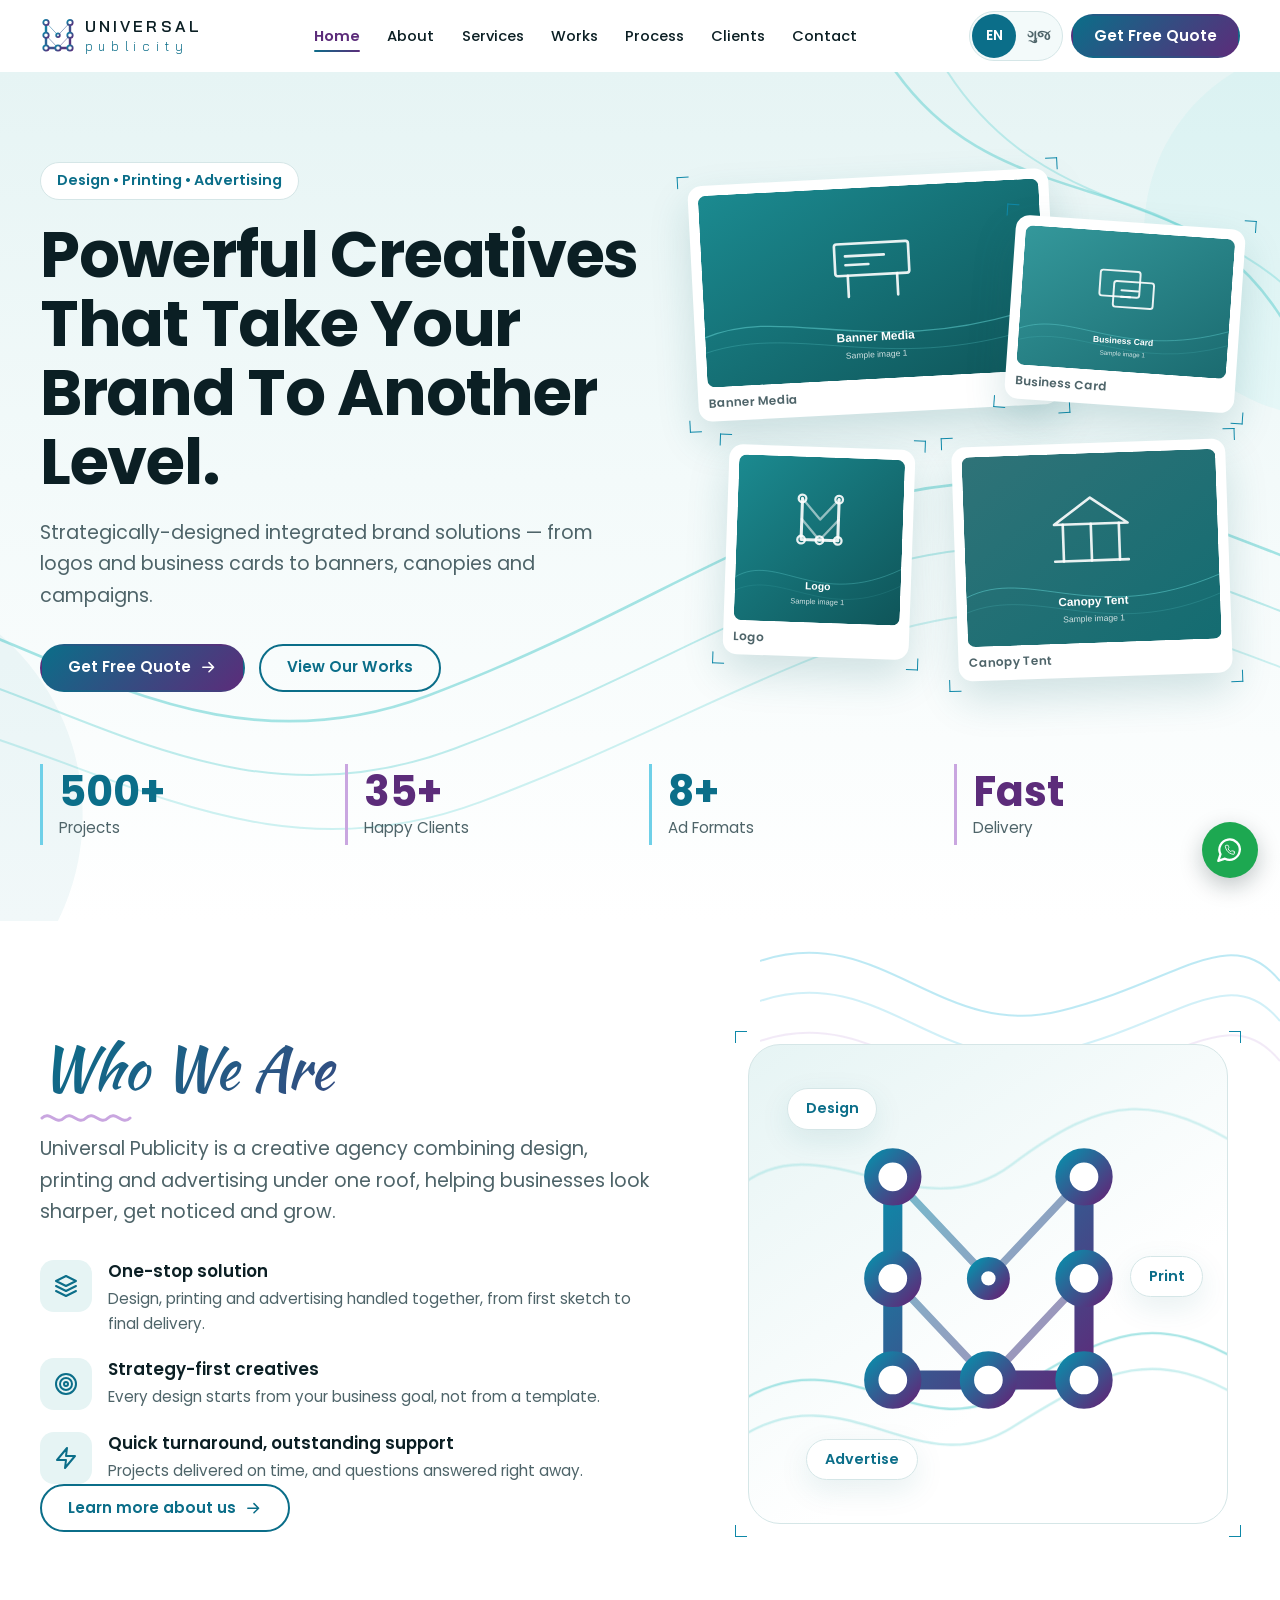
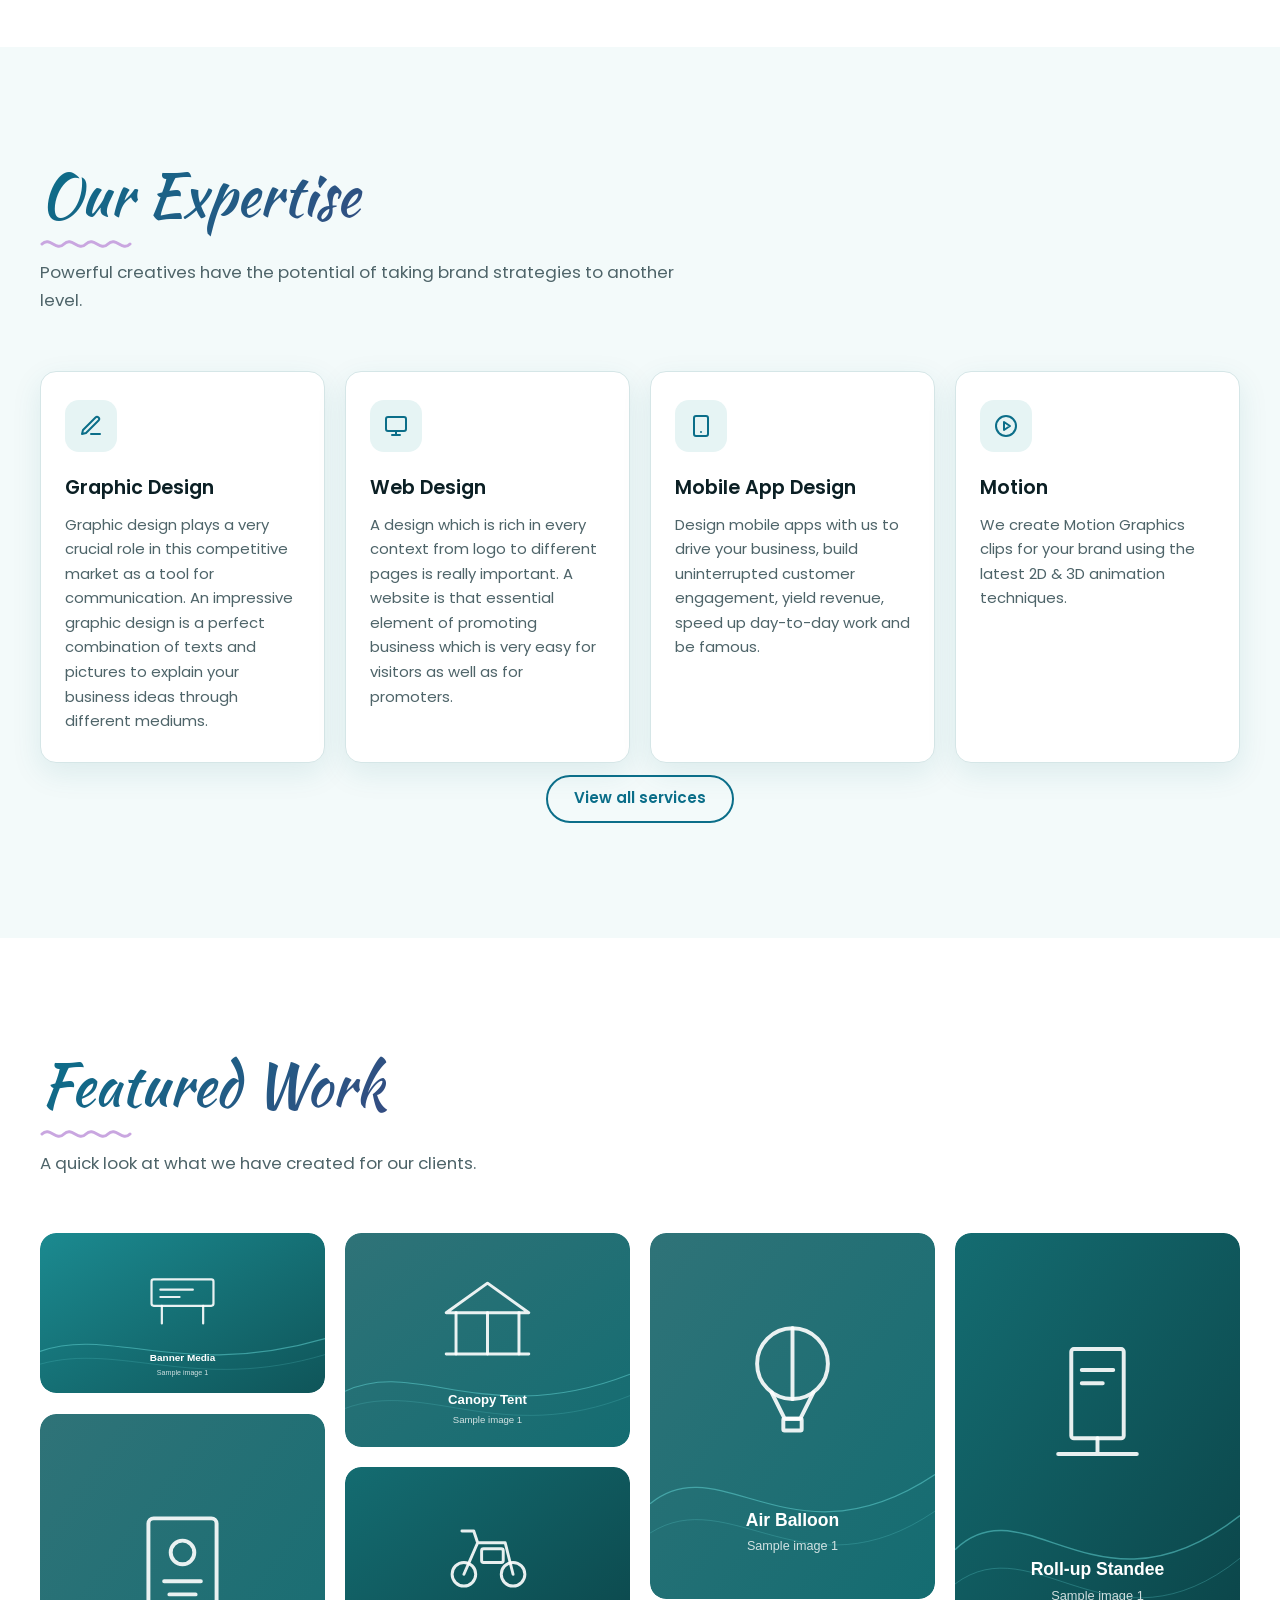
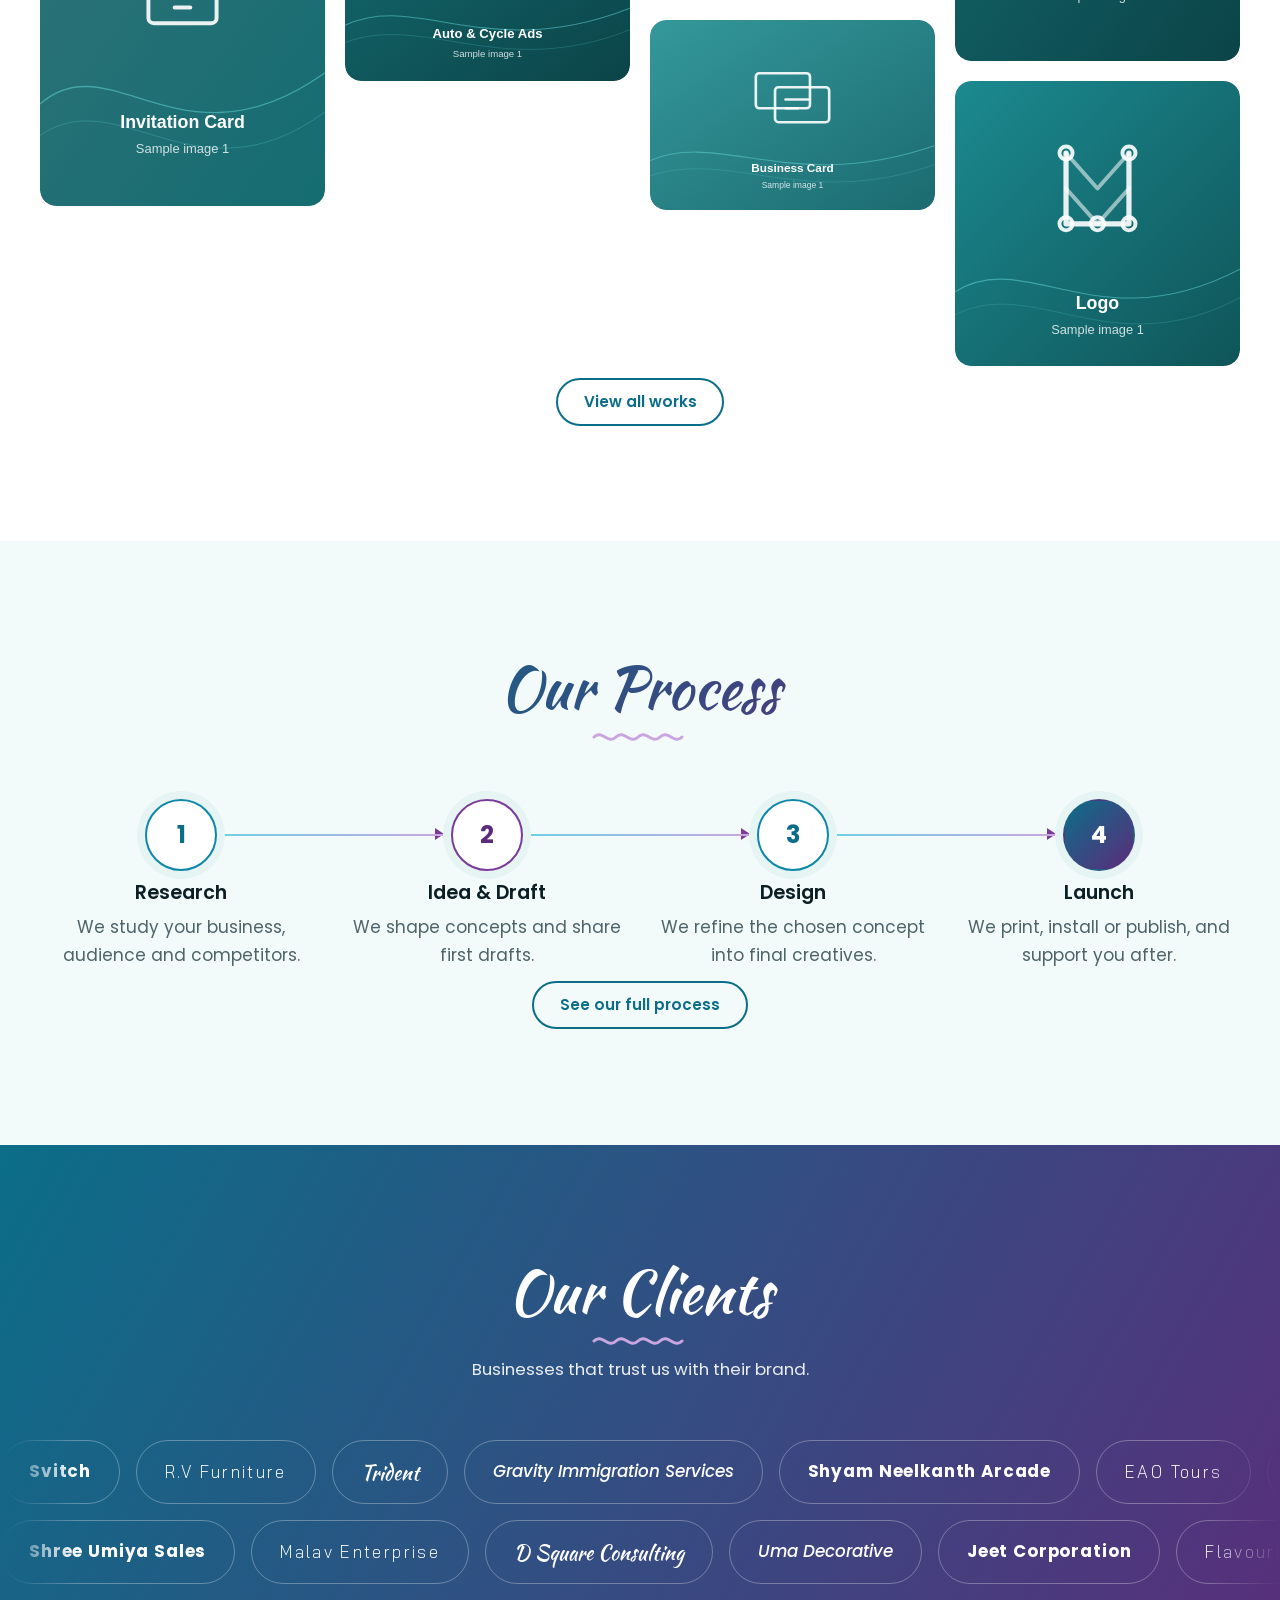
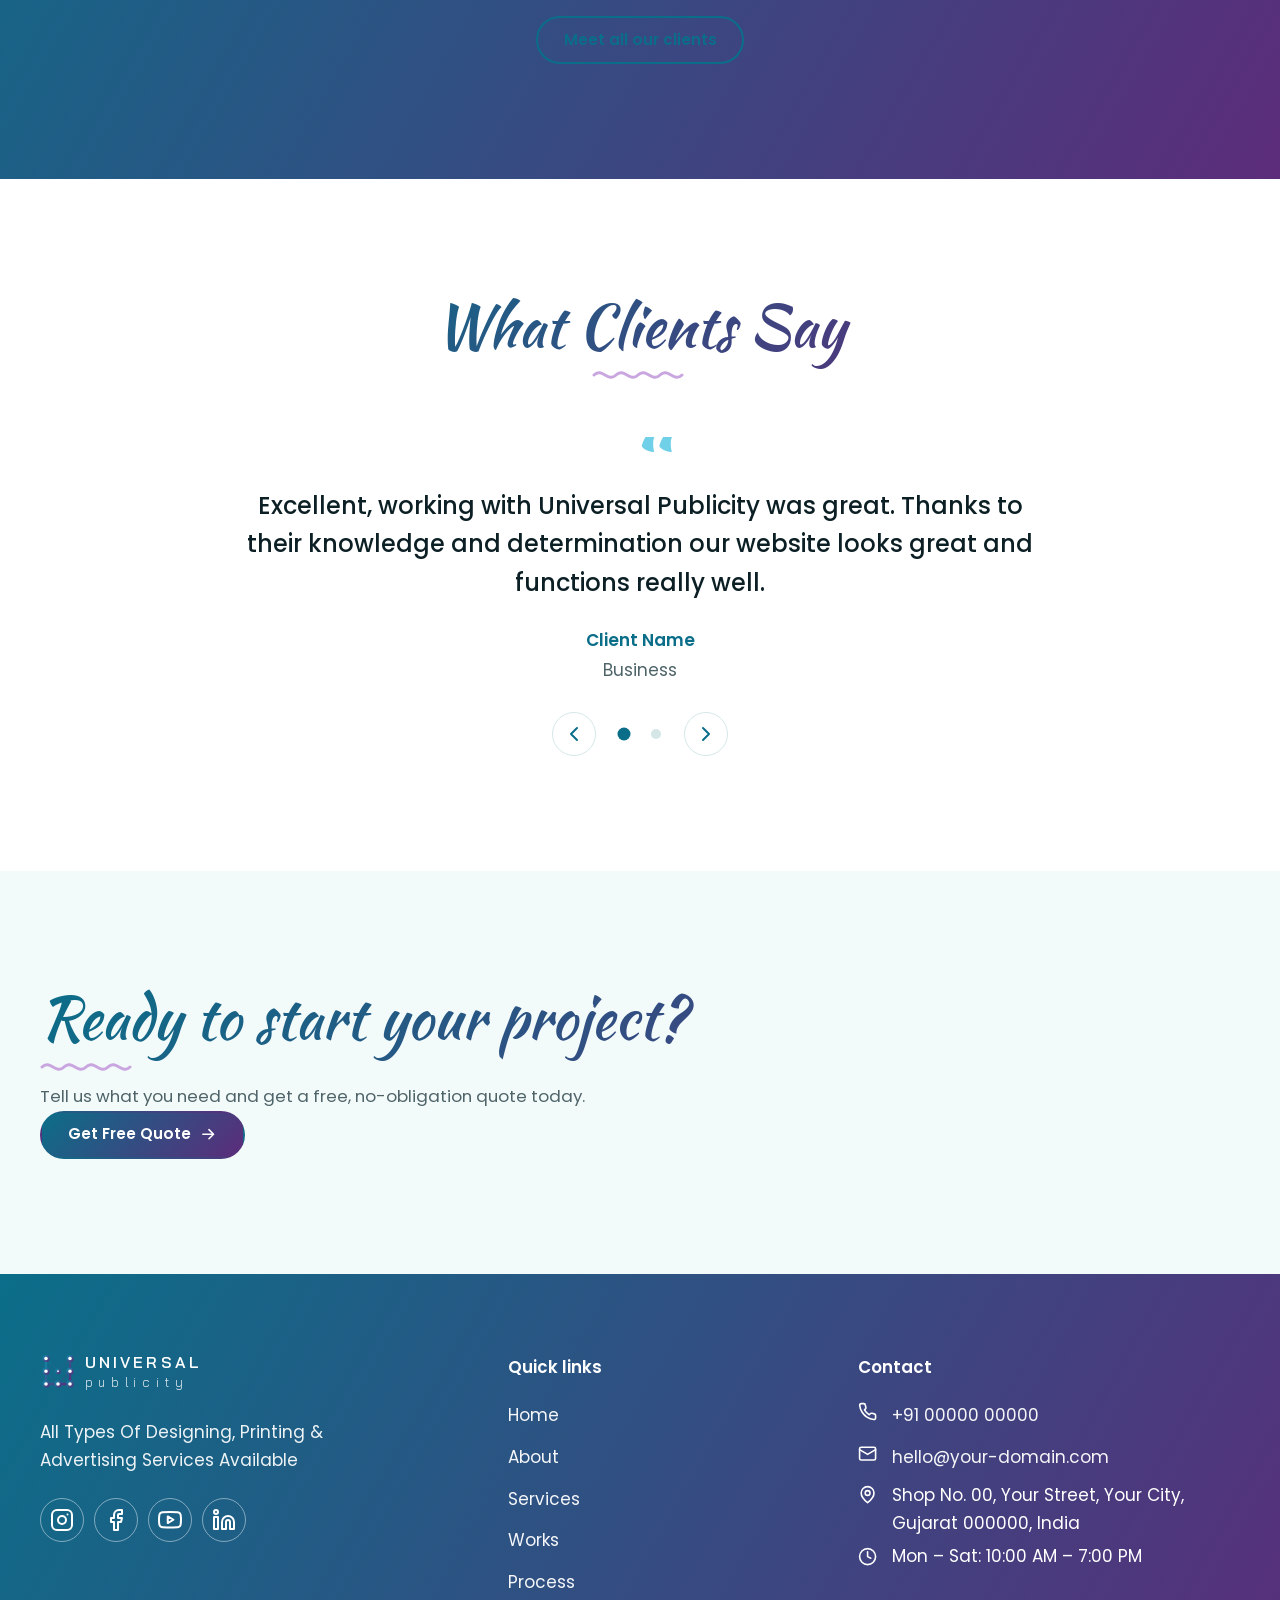
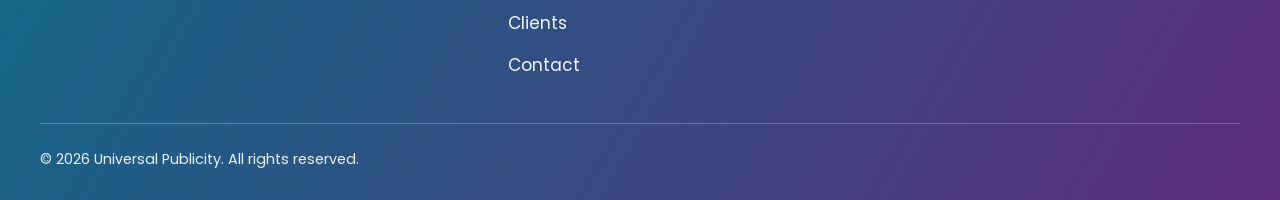
<file: index.html>
<!DOCTYPE html>
<html lang="en">
<head>
  <meta charset="utf-8">
  <meta name="viewport" content="width=device-width, initial-scale=1">

  <title>Universal Publicity | Design, Printing &amp; Advertising Agency in Gujarat</title>
  <meta name="description" content="Universal Publicity offers all types of designing, printing and advertising services: logos, business cards, banners, invitation cards, canopies, auto and cycle ads, air balloons and more. Get a free quote today.">
  <link rel="canonical" href="https://www.your-domain.com/"><!-- REPLACE with your real domain -->
  <meta name="theme-color" content="#2F7378">

  <!-- Open Graph / Twitter (REPLACE the domain and add assets/og-image.jpg, 1200x630) -->
  <meta property="og:type" content="website">
  <meta property="og:site_name" content="Universal Publicity">
  <meta property="og:title" content="Universal Publicity | Design, Printing &amp; Advertising">
  <meta property="og:description" content="Powerful creatives that take your brand to another level. Design, printing and advertising under one roof.">
  <meta property="og:url" content="https://www.your-domain.com/">
  <meta property="og:image" content="https://www.your-domain.com/assets/og-image.jpg">
  <meta name="twitter:card" content="summary_large_image">
  <meta name="twitter:title" content="Universal Publicity | Design, Printing &amp; Advertising">
  <meta name="twitter:description" content="Powerful creatives that take your brand to another level.">
  <meta name="twitter:image" content="https://www.your-domain.com/assets/og-image.jpg">

  <!-- Favicon (inline SVG of the "U" mark) -->
  <link rel="icon" href="data:image/svg+xml,%3Csvg xmlns='http://www.w3.org/2000/svg' viewBox='0 0 48 48'%3E%3Cpath d='M8 6v34h32V6' fill='none' stroke='%23146C71' stroke-width='6' stroke-linejoin='round' stroke-linecap='round'/%3E%3C/svg%3E">

  <!-- Google Fonts (the only external resource) -->
  <link rel="preconnect" href="https://fonts.googleapis.com">
  <link rel="preconnect" href="https://fonts.gstatic.com" crossorigin>
  <link href="https://fonts.googleapis.com/css2?family=Bai+Jamjuree:wght@300;600&family=Kaushan+Script&family=Noto+Sans+Gujarati:wght@400;500;600;700&family=Poppins:ital,wght@0,400;0,500;0,600;0,700;1,500&display=swap" rel="stylesheet">

  <link rel="stylesheet" href="css/common.css">
  <link rel="stylesheet" href="css/home.css">
  <link rel="stylesheet" href="css/about.css">
  <link rel="stylesheet" href="css/services.css">
  <link rel="stylesheet" href="css/works.css">
  <link rel="stylesheet" href="css/process.css">
  <link rel="stylesheet" href="css/clients.css">

  <!-- Runs before first paint: enables scroll-reveal styles and restores the saved language -->
  <script>
    document.documentElement.classList.add('js');
    try { if (localStorage.getItem('up_lang') === 'gu') { document.documentElement.lang = 'gu'; } } catch (e) {}
  </script>

  <script src="js/data.js" defer></script>
  <script src="js/i18n.js" defer></script>
  <script src="js/main.js" defer></script>

  <!-- Google Analytics 4 (uncomment and replace G-XXXXXXXXXX)
  <script async src="https://www.googletagmanager.com/gtag/js?id=G-XXXXXXXXXX"></script>
  <script>
    window.dataLayer = window.dataLayer || [];
    function gtag(){dataLayer.push(arguments);}
    gtag('js', new Date());
    gtag('config', 'G-XXXXXXXXXX');
  </script>
  -->

  <!-- Structured data. REPLACE every placeholder value. -->
  <script type="application/ld+json">
  {
    "@context": "https://schema.org",
    "@type": "LocalBusiness",
    "name": "Universal Publicity",
    "description": "Design, printing and advertising agency: logos, business cards, banners, invitation cards, canopies, auto and cycle ads, air balloons and roll-up standees.",
    "url": "https://www.your-domain.com/",
    "image": "https://www.your-domain.com/assets/og-image.jpg",
    "telephone": "+91-00000-00000",
    "email": "hello@your-domain.com",
    "address": {
      "@type": "PostalAddress",
      "streetAddress": "Shop No. 00, Your Street",
      "addressLocality": "Your City",
      "addressRegion": "Gujarat",
      "postalCode": "000000",
      "addressCountry": "IN"
    },
    "openingHours": "Mo-Sa 10:00-19:00",
    "sameAs": [
      "https://www.instagram.com/",
      "https://www.facebook.com/",
      "https://www.youtube.com/",
      "https://www.linkedin.com/"
    ]
  }
  </script>
</head>

<body>
  <!-- ======================= SVG ICON SPRITE ======================= -->
  <svg width="0" height="0" style="position:absolute" aria-hidden="true" focusable="false">
    <defs>
      <!-- Brand mark: a square "U" built from connected nodes and lines -->
      <linearGradient id="brand-grad" x1="0" y1="0" x2="1" y2="1">
        <stop offset="0" stop-color="#0E88A8"/>
        <stop offset="1" stop-color="#5C2C7A"/>
      </linearGradient>
      <symbol id="logo-mark" viewBox="0 0 48 48">
        <g fill="none" stroke="url(#brand-grad)" stroke-linecap="round" stroke-linejoin="round">
          <path d="M8 6v34h32V6" stroke-width="3.2"/>
          <path d="M8 6l16 17 16-17M8 23l16 17 16-17" stroke-width="1.3" opacity=".55"/>
        </g>
        <g fill="#fff" stroke="url(#brand-grad)" stroke-width="2.4">
          <circle cx="8" cy="6" r="3.6"/><circle cx="8" cy="23" r="3.6"/><circle cx="8" cy="40" r="3.6"/>
          <circle cx="24" cy="40" r="3.6"/><circle cx="40" cy="40" r="3.6"/><circle cx="40" cy="23" r="3.6"/>
          <circle cx="40" cy="6" r="3.6"/><circle cx="24" cy="23" r="2.4"/>
        </g>
      </symbol>

      <!-- Registration mark (printing motif) -->
      <symbol id="reg-mark" viewBox="0 0 40 40">
        <g fill="none" stroke="currentColor" stroke-width="1.5"><circle cx="20" cy="20" r="9"/><circle cx="20" cy="20" r="2.5"/><path d="M20 2v36M2 20h36"/></g>
      </symbol>

      <symbol id="i-menu" viewBox="0 0 24 24"><path d="M4 6h16M4 12h16M4 18h16"/></symbol>
      <symbol id="i-close" viewBox="0 0 24 24"><path d="M6 6l12 12M18 6L6 18"/></symbol>
      <symbol id="i-arrow" viewBox="0 0 24 24"><path d="M5 12h14M13 6l6 6-6 6"/></symbol>
      <symbol id="i-left" viewBox="0 0 24 24"><path d="M15 6l-6 6 6 6"/></symbol>
      <symbol id="i-right" viewBox="0 0 24 24"><path d="M9 6l6 6-6 6"/></symbol>
      <symbol id="i-up" viewBox="0 0 24 24"><path d="M12 19V5M6 11l6-6 6 6"/></symbol>
      <symbol id="i-phone" viewBox="0 0 24 24"><path d="M22 16.92v3a2 2 0 0 1-2.18 2 19.79 19.79 0 0 1-8.63-3.07 19.5 19.5 0 0 1-6-6 19.79 19.79 0 0 1-3.07-8.67A2 2 0 0 1 4.11 2h3a2 2 0 0 1 2 1.72 12.84 12.84 0 0 0 .7 2.81 2 2 0 0 1-.45 2.11L8.09 9.91a16 16 0 0 0 6 6l1.27-1.27a2 2 0 0 1 2.11-.45 12.84 12.84 0 0 0 2.81.7A2 2 0 0 1 22 16.92z"/></symbol>
      <symbol id="i-mail" viewBox="0 0 24 24"><rect x="2" y="4" width="20" height="16" rx="2"/><path d="M22 7l-10 6L2 7"/></symbol>
      <symbol id="i-pin" viewBox="0 0 24 24"><path d="M20 10c0 6-8 12-8 12S4 16 4 10a8 8 0 0 1 16 0z"/><circle cx="12" cy="10" r="3"/></symbol>
      <symbol id="i-clock" viewBox="0 0 24 24"><circle cx="12" cy="12" r="10"/><path d="M12 6v6l4 2"/></symbol>
      <symbol id="i-whatsapp" viewBox="0 0 24 24"><path d="M7.9 20A9 9 0 1 0 4 16.1L2 22z"/><path transform="translate(7.4 7.4) scale(.4)" d="M22 16.92v3a2 2 0 0 1-2.18 2 19.79 19.79 0 0 1-8.63-3.07 19.5 19.5 0 0 1-6-6 19.79 19.79 0 0 1-3.07-8.67A2 2 0 0 1 4.11 2h3a2 2 0 0 1 2 1.72 12.84 12.84 0 0 0 .7 2.81 2 2 0 0 1-.45 2.11L8.09 9.91a16 16 0 0 0 6 6l1.27-1.27a2 2 0 0 1 2.11-.45 12.84 12.84 0 0 0 2.81.7A2 2 0 0 1 22 16.92z"/></symbol>
      <symbol id="i-instagram" viewBox="0 0 24 24"><rect x="2" y="2" width="20" height="20" rx="5"/><circle cx="12" cy="12" r="4"/><path d="M17.5 6.5h.01"/></symbol>
      <symbol id="i-facebook" viewBox="0 0 24 24"><path d="M18 2h-3a5 5 0 0 0-5 5v3H7v4h3v8h4v-8h3l1-4h-4V7a1 1 0 0 1 1-1h3z"/></symbol>
      <symbol id="i-youtube" viewBox="0 0 24 24"><path d="M22.54 6.42a2.78 2.78 0 0 0-1.94-2C18.88 4 12 4 12 4s-6.88 0-8.6.46a2.78 2.78 0 0 0-1.94 2A29 29 0 0 0 1 11.75a29 29 0 0 0 .46 5.33A2.78 2.78 0 0 0 3.4 19c1.72.46 8.6.46 8.6.46s6.88 0 8.6-.46a2.78 2.78 0 0 0 1.94-2 29 29 0 0 0 .46-5.25 29 29 0 0 0-.46-5.33z"/><path d="M9.75 15.02l5.75-3.27-5.75-3.27z"/></symbol>
      <symbol id="i-linkedin" viewBox="0 0 24 24"><path d="M16 8a6 6 0 0 1 6 6v7h-4v-7a2 2 0 0 0-2-2 2 2 0 0 0-2 2v7h-4v-7a6 6 0 0 1 6-6z"/><rect x="2" y="9" width="4" height="12"/><circle cx="4" cy="4" r="2"/></symbol>
      <symbol id="i-layers" viewBox="0 0 24 24"><path d="M12 2L2 7l10 5 10-5z"/><path d="M2 17l10 5 10-5M2 12l10 5 10-5"/></symbol>
      <symbol id="i-target" viewBox="0 0 24 24"><circle cx="12" cy="12" r="10"/><circle cx="12" cy="12" r="6"/><circle cx="12" cy="12" r="2"/></symbol>
      <symbol id="i-zap" viewBox="0 0 24 24"><path d="M13 2L3 14h9l-1 8 10-12h-9z"/></symbol>
      <symbol id="i-pen" viewBox="0 0 24 24"><path d="M12 20h9"/><path d="M16.5 3.5a2.12 2.12 0 0 1 3 3L7 19l-4 1 1-4z"/></symbol>
      <symbol id="i-monitor" viewBox="0 0 24 24"><rect x="2" y="3" width="20" height="14" rx="2"/><path d="M8 21h8M12 17v4"/></symbol>
      <symbol id="i-phone-ui" viewBox="0 0 24 24"><rect x="5" y="2" width="14" height="20" rx="2"/><path d="M12 18h.01"/></symbol>
      <symbol id="i-play" viewBox="0 0 24 24"><circle cx="12" cy="12" r="10"/><path d="M10 8l6 4-6 4z"/></symbol>
    </defs>
  </svg>

  <a class="skip-link" href="#main" data-i18n="skip">Skip to main content</a>

  <!-- Scroll progress -->
  <div class="progress" aria-hidden="true"><div class="progress__bar" id="progress-bar"></div></div>

  <!-- ======================= HEADER ======================= -->
  <header class="site-header" id="site-header">
    <div class="container header__inner">
      <a class="logo" href="index.html" aria-label="Universal Publicity, home">
        <svg class="logo__mark" aria-hidden="true" focusable="false"><use href="#logo-mark"/></svg>
        <span class="logo__text">
          <span class="logo__name">UNIVERSAL</span>
          <span class="logo__sub">publicity</span>
        </span>
      </a>

      <div class="nav-backdrop" id="nav-backdrop"></div>
      <nav class="nav" id="site-nav" data-i18n-aria-label="nav.label" aria-label="Main navigation">
        <ul class="nav__list">
          <li><a class="nav__link" data-nav href="index.html" data-i18n="nav.home">Home</a></li>
          <li><a class="nav__link" data-nav href="about.html" data-i18n="nav.about">About</a></li>
          <li><a class="nav__link" data-nav href="services.html" data-i18n="nav.services">Services</a></li>
          <li><a class="nav__link" data-nav href="works.html" data-i18n="nav.works">Works</a></li>
          <li><a class="nav__link" data-nav href="process.html" data-i18n="nav.process">Process</a></li>
          <li><a class="nav__link" data-nav href="clients.html" data-i18n="nav.clients">Clients</a></li>
          <li><a class="nav__link" data-nav href="contact.html" data-i18n="nav.contact">Contact</a></li>
        </ul>
        <a class="btn btn--primary nav__quote" href="contact.html"><span data-i18n="cta.quote">Get Free Quote</span></a>
      </nav>

      <div class="header__actions">
        <div class="lang" role="group" data-i18n-aria-label="lang.label" aria-label="Language">
          <button type="button" data-lang="en" aria-pressed="true">EN</button>
          <button type="button" data-lang="gu" aria-pressed="false" lang="gu">ગુજ</button>
        </div>
        <a class="btn btn--primary header__quote" href="contact.html"><span data-i18n="cta.quote">Get Free Quote</span></a>
        <button class="menu-btn" id="menu-btn" type="button" aria-expanded="false" aria-controls="site-nav" data-i18n-aria-label="menu.open" aria-label="Open menu">
          <svg class="icon icon--open" aria-hidden="true" focusable="false"><use href="#i-menu"/></svg>
          <svg class="icon icon--close" aria-hidden="true" focusable="false"><use href="#i-close"/></svg>
        </button>
      </div>
    </div>
  </header>

  <main id="main">

    <!-- ======================= HERO ======================= -->
    <section class="hero" id="home">
      <svg class="hero__waves" viewBox="0 0 1440 640" preserveAspectRatio="xMidYMid slice" aria-hidden="true" focusable="false">
        <g fill="none" stroke="#5FD0D0" stroke-linecap="round">
          <path d="M-40 420C180 300 320 560 560 470S900 250 1140 340 1400 460 1500 380" stroke-width="2" opacity=".55"/>
          <path d="M-40 460C200 350 340 600 580 510S920 300 1160 390 1400 500 1500 430" stroke-width="1.5" opacity=".4"/>
          <path d="M-40 500C220 400 360 640 600 550S940 350 1180 440 1400 540 1500 480" stroke-width="1.5" opacity=".3"/>
          <path d="M900 -20C980 120 1120 60 1200 180S1400 240 1480 160" stroke-width="2" opacity=".5"/>
          <path d="M940 -20C1020 130 1160 80 1240 200S1420 260 1500 190" stroke-width="1.5" opacity=".35"/>
        </g>
        <circle cx="1240" cy="120" r="140" fill="#5FD0D0" opacity=".08"/>
        <circle cx="120" cy="560" r="180" fill="#1B8A90" opacity=".06"/>
      </svg>

      <div class="container hero__grid">
        <div class="hero__copy">
          <p class="hero__label" data-i18n="hero.label">Design • Printing • Advertising</p>
          <h1 class="hero__title" data-i18n="hero.h1">Powerful Creatives That Take Your Brand To Another Level.</h1>
          <p class="hero__sub" data-i18n="hero.sub">Strategically-designed integrated brand solutions — from logos and business cards to banners, canopies and campaigns.</p>
          <div class="hero__cta">
            <a class="btn btn--primary" href="contact.html">
              <span data-i18n="hero.btnQuote">Get Free Quote</span>
              <svg class="icon" aria-hidden="true" focusable="false"><use href="#i-arrow"/></svg>
            </a>
            <a class="btn btn--secondary" href="works.html"><span data-i18n="hero.btnWorks">View Our Works</span></a>
          </div>
        </div>

        <!-- Decorative collage (desktop only). Images are filled by main.js from data.js -->
        <div class="collage" aria-hidden="true">
          <svg class="collage__reg" focusable="false"><use href="#reg-mark"/></svg>
          <figure class="collage__card crop" style="--r:-3deg;--delay:0s">
            <img data-collage="banner-media" alt="">
            <figcaption data-i18n="cat.banner-media">Banner Media</figcaption>
          </figure>
          <figure class="collage__card crop" style="--r:4deg;--delay:-2s">
            <img data-collage="business-card" alt="">
            <figcaption data-i18n="cat.business-card">Business Card</figcaption>
          </figure>
          <figure class="collage__card crop" style="--r:2deg;--delay:-4s">
            <img data-collage="logo" alt="">
            <figcaption data-i18n="cat.logo">Logo</figcaption>
          </figure>
          <figure class="collage__card crop" style="--r:-2deg;--delay:-1s">
            <img data-collage="canopy-tent" alt="">
            <figcaption data-i18n="cat.canopy-tent">Canopy Tent</figcaption>
          </figure>
        </div>
      </div>

      <div class="container">
        <!-- REPLACE the numbers below with real figures (keep data-count as a plain number) -->
        <ul class="stats">
          <li class="stat"><strong class="stat__value" data-count="500" data-suffix="+">500+</strong><span class="stat__label" data-i18n="stats.projects">Projects</span></li>
          <li class="stat"><strong class="stat__value" data-count="35" data-suffix="+">35+</strong><span class="stat__label" data-i18n="stats.clients">Happy Clients</span></li>
          <li class="stat"><strong class="stat__value" data-count="8" data-suffix="+">8+</strong><span class="stat__label" data-i18n="stats.formats">Ad Formats</span></li>
          <li class="stat"><strong class="stat__value" data-i18n="stats.fast">Fast</strong><span class="stat__label" data-i18n="stats.delivery">Delivery</span></li>
        </ul>
      </div>
    </section>

    <!-- ======================= ABOUT (teaser) ======================= -->
    <section class="section has-waves" id="about">
      <div class="container split">
        <div class="about__copy reveal">
          <h2 class="section-title" data-i18n="about.title">Who We Are</h2>
          <p class="lead" data-i18n="about.p">Universal Publicity is a creative agency combining design, printing and advertising under one roof, helping businesses look sharper, get noticed and grow.</p>
          <ul class="highlights">
            <li>
              <span class="icon-tile"><svg class="icon" aria-hidden="true" focusable="false"><use href="#i-layers"/></svg></span>
              <div><h3 data-i18n="about.h1.t">One-stop solution</h3><p data-i18n="about.h1.d">Design, printing and advertising handled together, from first sketch to final delivery.</p></div>
            </li>
            <li>
              <span class="icon-tile"><svg class="icon" aria-hidden="true" focusable="false"><use href="#i-target"/></svg></span>
              <div><h3 data-i18n="about.h2.t">Strategy-first creatives</h3><p data-i18n="about.h2.d">Every design starts from your business goal, not from a template.</p></div>
            </li>
            <li>
              <span class="icon-tile"><svg class="icon" aria-hidden="true" focusable="false"><use href="#i-zap"/></svg></span>
              <div><h3 data-i18n="about.h3.t">Quick turnaround, outstanding support</h3><p data-i18n="about.h3.d">Projects delivered on time, and questions answered right away.</p></div>
            </li>
          </ul>
          <a class="btn btn--secondary" href="about.html">
            <span data-i18n="home.about.cta">Learn more about us</span>
            <svg class="icon" aria-hidden="true" focusable="false"><use href="#i-arrow"/></svg>
          </a>
        </div>

        <div class="about__art reveal crop" style="--d:.12s" aria-hidden="true">
          <svg class="about__waves" viewBox="0 0 400 400" preserveAspectRatio="none" focusable="false">
            <g fill="none" stroke="#5FD0D0" stroke-width="2" opacity=".55">
              <path d="M-10 300C80 240 140 340 220 290S340 220 420 270"/>
              <path d="M-10 330C80 270 140 370 220 320S340 250 420 300" opacity=".6"/>
              <path d="M-10 120C60 60 140 160 220 100S340 40 420 90" opacity=".5"/>
            </g>
          </svg>
          <svg class="about__mark" focusable="false"><use href="#logo-mark"/></svg>
          <span class="tag tag--1" data-i18n="tag.design">Design</span>
          <span class="tag tag--2" data-i18n="tag.print">Print</span>
          <span class="tag tag--3" data-i18n="tag.advertise">Advertise</span>
        </div>
      </div>
    </section>

    <!-- ======================= SERVICES (teaser) ======================= -->
    <section class="section section--soft" id="services">
      <div class="container">
        <div class="section-head reveal">
          <h2 class="section-title" data-i18n="services.title">Our Expertise</h2>
          <p class="section-sub" data-i18n="services.sub">Powerful creatives have the potential of taking brand strategies to another level.</p>
        </div>

        <div class="services">
          <article class="service reveal">
            <span class="icon-tile"><svg class="icon" aria-hidden="true" focusable="false"><use href="#i-pen"/></svg></span>
            <h3 data-i18n="s1.t">Graphic Design</h3>
            <p data-i18n="s1.d">Graphic design plays a very crucial role in this competitive market as a tool for communication. An impressive graphic design is a perfect combination of texts and pictures to explain your business ideas through different mediums.</p>
          </article>
          <article class="service reveal" style="--d:.08s">
            <span class="icon-tile"><svg class="icon" aria-hidden="true" focusable="false"><use href="#i-monitor"/></svg></span>
            <h3 data-i18n="s2.t">Web Design</h3>
            <p data-i18n="s2.d">A design which is rich in every context from logo to different pages is really important. A website is that essential element of promoting business which is very easy for visitors as well as for promoters.</p>
          </article>
          <article class="service reveal" style="--d:.16s">
            <span class="icon-tile"><svg class="icon" aria-hidden="true" focusable="false"><use href="#i-phone-ui"/></svg></span>
            <h3 data-i18n="s3.t">Mobile App Design</h3>
            <p data-i18n="s3.d">Design mobile apps with us to drive your business, build uninterrupted customer engagement, yield revenue, speed up day-to-day work and be famous.</p>
          </article>
          <article class="service reveal" style="--d:.24s">
            <span class="icon-tile"><svg class="icon" aria-hidden="true" focusable="false"><use href="#i-play"/></svg></span>
            <h3 data-i18n="s4.t">Motion</h3>
            <p data-i18n="s4.d">We create Motion Graphics clips for your brand using the latest 2D &amp; 3D animation techniques.</p>
          </article>
        </div>

        <div class="works__more">
          <a class="btn btn--secondary" href="services.html"><span data-i18n="home.services.cta">View all services</span></a>
        </div>
      </div>
    </section>

    <!-- ======================= FEATURED WORKS ======================= -->
    <section class="section" id="works">
      <div class="container">
        <div class="section-head reveal">
          <h2 class="section-title" data-i18n="home.works.title">Featured Work</h2>
          <p class="section-sub" data-i18n="home.works.sub">A quick look at what we have created for our clients.</p>
        </div>
        <ul class="works-grid" id="featured-works" aria-live="polite"></ul>
        <div class="works__more">
          <a class="btn btn--secondary" href="works.html"><span data-i18n="home.works.cta">View all works</span></a>
        </div>
      </div>
    </section>

    <!-- ======================= PROCESS ======================= -->
    <section class="section section--soft" id="process">
      <div class="container">
        <div class="section-head section-head--center reveal">
          <h2 class="section-title" data-i18n="process.title">Our Process</h2>
        </div>
        <ol class="steps" id="steps">
          <li class="step" style="--i:0">
            <span class="step__num">1</span>
            <div class="step__body"><h3 data-i18n="p1.t">Research</h3><p data-i18n="p1.d">We study your business, audience and competitors.</p></div>
          </li>
          <li class="step" style="--i:1">
            <span class="step__num">2</span>
            <div class="step__body"><h3 data-i18n="p2.t">Idea &amp; Draft</h3><p data-i18n="p2.d">We shape concepts and share first drafts.</p></div>
          </li>
          <li class="step" style="--i:2">
            <span class="step__num">3</span>
            <div class="step__body"><h3 data-i18n="p3.t">Design</h3><p data-i18n="p3.d">We refine the chosen concept into final creatives.</p></div>
          </li>
          <li class="step" style="--i:3">
            <span class="step__num">4</span>
            <div class="step__body"><h3 data-i18n="p4.t">Launch</h3><p data-i18n="p4.d">We print, install or publish, and support you after.</p></div>
          </li>
        </ol>
        <div class="works__more">
          <a class="btn btn--secondary" href="process.html"><span data-i18n="home.process.cta">See our full process</span></a>
        </div>
      </div>
    </section>

    <!-- ======================= CLIENTS ======================= -->
    <section class="section clients on-dark" id="clients">
      <div class="container">
        <div class="section-head section-head--center reveal">
          <h2 class="section-title" data-i18n="clients.title">Our Clients</h2>
          <p class="section-sub" data-i18n="clients.sub">Businesses that trust us with their brand.</p>
        </div>
      </div>
      <div class="marquee" style="--dur:70s"><div class="marquee__track"></div></div>
      <div class="marquee marquee--reverse" style="--dur:80s"><div class="marquee__track"></div></div>
      <div class="container">
        <div class="works__more" style="margin-top: 32px;">
          <a class="btn btn--secondary" href="clients.html"><span data-i18n="home.clients.cta">Meet all our clients</span></a>
        </div>
      </div>
    </section>

    <!-- ======================= TESTIMONIALS ======================= -->
    <section class="section" id="testimonials">
      <div class="container">
        <div class="section-head section-head--center reveal">
          <h2 class="section-title" data-i18n="testi.title">What Clients Say</h2>
        </div>
        <!-- REPLACE the testimonials in js/data.js with real client quotes -->
        <div class="carousel" id="carousel" role="region" aria-roledescription="carousel" data-i18n-aria-label="testi.label" aria-label="Client testimonials">
          <div class="carousel__viewport">
            <div class="carousel__track"></div>
          </div>
          <div class="carousel__controls">
            <button type="button" class="round-btn" id="testi-prev" data-i18n-aria-label="testi.prev" aria-label="Previous testimonial"><svg class="icon" aria-hidden="true" focusable="false"><use href="#i-left"/></svg></button>
            <div class="carousel__dots" id="testi-dots"></div>
            <button type="button" class="round-btn" id="testi-next" data-i18n-aria-label="testi.next" aria-label="Next testimonial"><svg class="icon" aria-hidden="true" focusable="false"><use href="#i-right"/></svg></button>
          </div>
        </div>
      </div>
    </section>

    <!-- ======================= FINAL CTA ======================= -->
    <section class="section section--soft cta-band">
      <div class="container cta-band__inner reveal">
        <h2 class="section-title" data-i18n="home.cta.title">Ready to start your project?</h2>
        <p class="section-sub" data-i18n="home.cta.sub">Tell us what you need and get a free, no-obligation quote today.</p>
        <a class="btn btn--primary" href="contact.html">
          <span data-i18n="hero.btnQuote">Get Free Quote</span>
          <svg class="icon" aria-hidden="true" focusable="false"><use href="#i-arrow"/></svg>
        </a>
      </div>
    </section>

      </main>

<!-- ======================= FOOTER ======================= -->
  <footer class="footer on-dark">
    <div class="container footer__grid">
      <div class="footer__brand">
        <a class="logo" href="index.html" aria-label="Universal Publicity, back to top">
          <svg class="logo__mark" aria-hidden="true" focusable="false"><use href="#logo-mark"/></svg>
          <span class="logo__text"><span class="logo__name">UNIVERSAL</span><span class="logo__sub">publicity</span></span>
        </a>
        <p class="footer__tagline" data-i18n="footer.tagline">All Types Of Designing, Printing &amp; Advertising Services Available</p>
        <div class="social">
          <a data-social="instagram" href="#" target="_blank" rel="noopener" aria-label="Instagram"><svg class="icon" aria-hidden="true" focusable="false"><use href="#i-instagram"/></svg></a>
          <a data-social="facebook" href="#" target="_blank" rel="noopener" aria-label="Facebook"><svg class="icon" aria-hidden="true" focusable="false"><use href="#i-facebook"/></svg></a>
          <a data-social="youtube" href="#" target="_blank" rel="noopener" aria-label="YouTube"><svg class="icon" aria-hidden="true" focusable="false"><use href="#i-youtube"/></svg></a>
          <a data-social="linkedin" href="#" target="_blank" rel="noopener" aria-label="LinkedIn"><svg class="icon" aria-hidden="true" focusable="false"><use href="#i-linkedin"/></svg></a>
        </div>
      </div>

      <nav class="footer__col" aria-labelledby="footer-links-title">
        <h2 class="footer__title" id="footer-links-title" data-i18n="footer.links">Quick links</h2>
        <ul>
          <li><a href="index.html" data-i18n="nav.home">Home</a></li>
          <li><a href="about.html" data-i18n="nav.about">About</a></li>
          <li><a href="services.html" data-i18n="nav.services">Services</a></li>
          <li><a href="works.html" data-i18n="nav.works">Works</a></li>
          <li><a href="process.html" data-i18n="nav.process">Process</a></li>
          <li><a href="clients.html" data-i18n="nav.clients">Clients</a></li>
          <li><a href="contact.html" data-i18n="nav.contact">Contact</a></li>
        </ul>
      </nav>

      <div class="footer__col">
        <h2 class="footer__title" data-i18n="footer.contact">Contact</h2>
        <ul class="footer__contact">
          <li><svg class="icon" aria-hidden="true" focusable="false"><use href="#i-phone"/></svg><a data-site-link="tel" data-site-text="phoneDisplay" href="tel:">+91 00000 00000</a></li>
          <li><svg class="icon" aria-hidden="true" focusable="false"><use href="#i-mail"/></svg><a data-site-link="mail" data-site-text="email" href="mailto:">hello@your-domain.com</a></li>
          <li><svg class="icon" aria-hidden="true" focusable="false"><use href="#i-pin"/></svg><span data-site-text="address">Shop No. 00, Your Street, Your City, Gujarat</span></li>
          <li><svg class="icon" aria-hidden="true" focusable="false"><use href="#i-clock"/></svg><span data-site-text="hours">Mon – Sat: 10:00 AM – 7:00 PM</span></li>
        </ul>
      </div>
    </div>
    <div class="container footer__bottom">
      <!-- The year is filled in automatically -->
      <p data-i18n="footer.rights">© 2026 Universal Publicity. All rights reserved.</p>
    </div>
  </footer>

  <!-- ======================= FLOATING BUTTONS ======================= -->
  <div class="fab-stack">
    <a class="fab fab--wa" data-wa href="#" target="_blank" rel="noopener" data-i18n-aria-label="fab.whatsapp" aria-label="Chat on WhatsApp"><svg class="icon" aria-hidden="true" focusable="false"><use href="#i-whatsapp"/></svg></a>
    <a class="fab fab--call" data-site-link="tel" href="tel:" data-i18n-aria-label="fab.call" aria-label="Call us"><svg class="icon" aria-hidden="true" focusable="false"><use href="#i-phone"/></svg></a>
  </div>
  <button type="button" class="to-top" id="to-top" data-i18n-aria-label="top" aria-label="Back to top"><svg class="icon" aria-hidden="true" focusable="false"><use href="#i-up"/></svg></button>

  <!-- ======================= LIGHTBOX ======================= -->
  <div class="lightbox" id="lightbox" role="dialog" aria-modal="true" data-i18n-aria-label="lb.label" aria-label="Work viewer" hidden>
    <div class="lightbox__backdrop" data-lb-close></div>
    <button type="button" class="lb-btn lb-close" id="lb-close" data-i18n-aria-label="lb.close" aria-label="Close viewer"><svg class="icon" aria-hidden="true" focusable="false"><use href="#i-close"/></svg></button>
    <button type="button" class="lb-btn lb-prev" id="lb-prev" data-i18n-aria-label="lb.prev" aria-label="Previous work"><svg class="icon" aria-hidden="true" focusable="false"><use href="#i-left"/></svg></button>
    <button type="button" class="lb-btn lb-next" id="lb-next" data-i18n-aria-label="lb.next" aria-label="Next work"><svg class="icon" aria-hidden="true" focusable="false"><use href="#i-right"/></svg></button>
    <figure class="lightbox__figure">
      <img id="lb-img" alt="">
      <figcaption>
        <strong id="lb-title"></strong>
        <span id="lb-meta"></span>
        <span id="lb-count" class="lb-count"></span>
      </figcaption>
    </figure>
  </div>
</body>
</html>
</file>
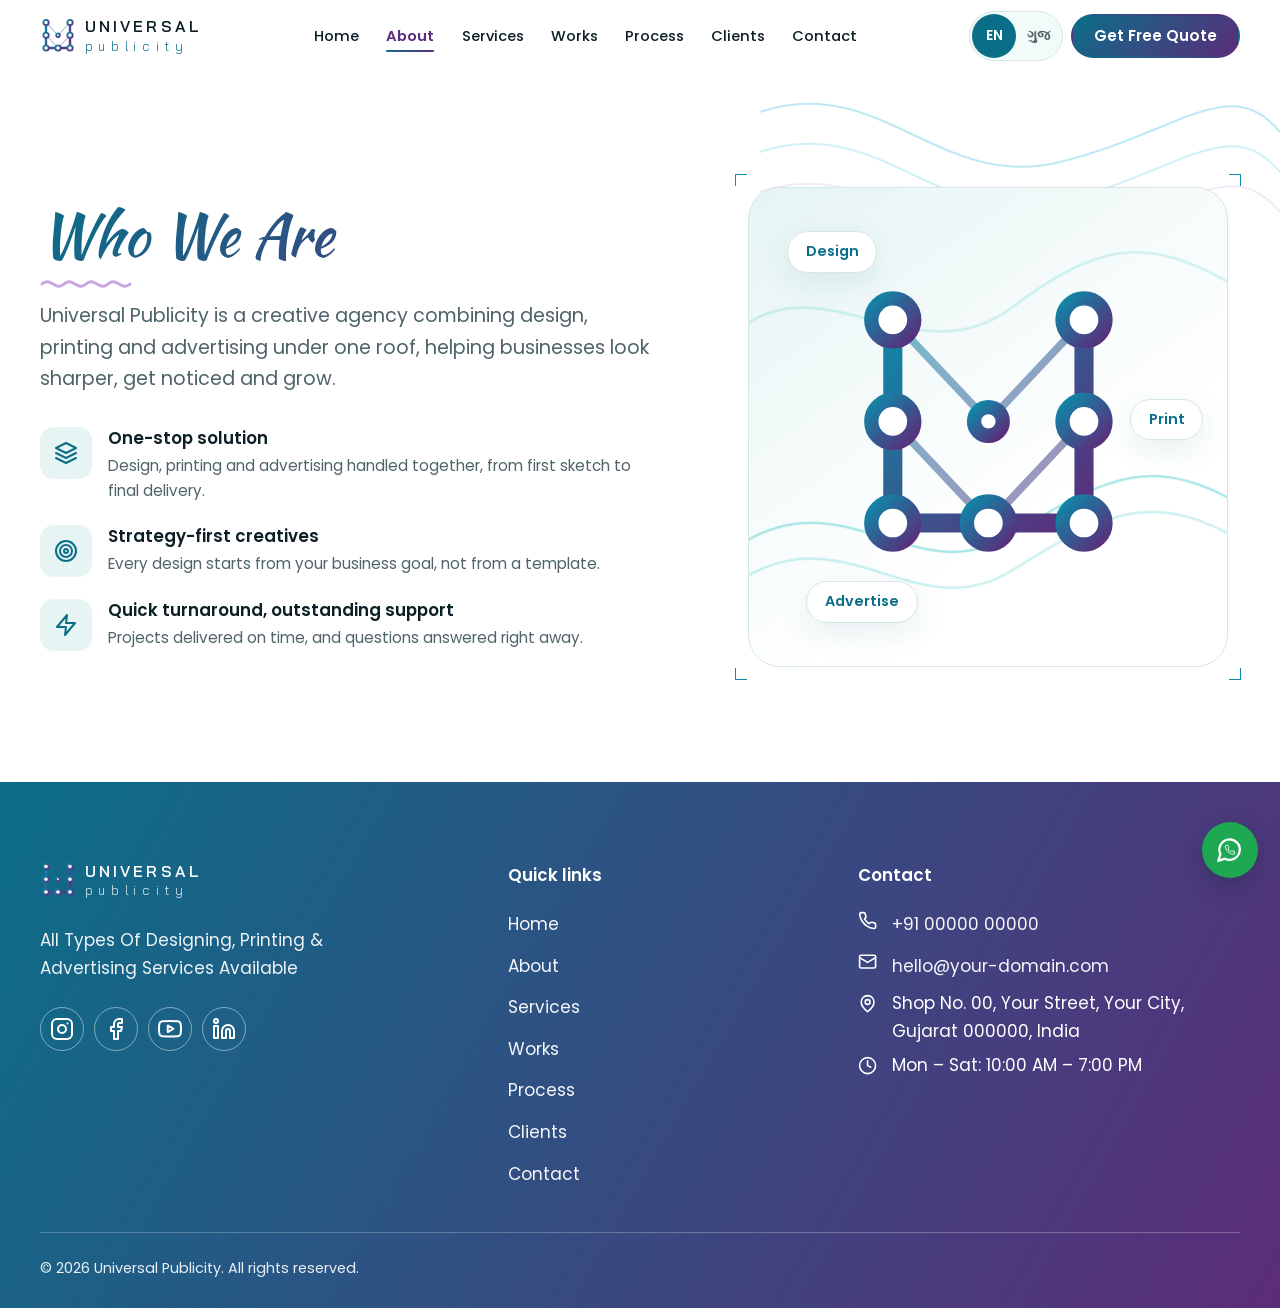
<file: about.html>
<!DOCTYPE html>
<html lang="en">
<head>
  <meta charset="utf-8">
  <meta name="viewport" content="width=device-width, initial-scale=1">

  <title>About Us | Universal Publicity</title>
  <meta name="description" content="Universal Publicity is a creative agency combining design, printing and advertising under one roof. Learn about our one-stop, strategy-first approach.">
  <link rel="canonical" href="https://www.your-domain.com/"><!-- REPLACE with your real domain -->
  <meta name="theme-color" content="#2F7378">

  <!-- Open Graph / Twitter (REPLACE the domain and add assets/og-image.jpg, 1200x630) -->
  <meta property="og:type" content="website">
  <meta property="og:site_name" content="Universal Publicity">
  <meta property="og:title" content="Universal Publicity | Design, Printing &amp; Advertising">
  <meta property="og:description" content="Powerful creatives that take your brand to another level. Design, printing and advertising under one roof.">
  <meta property="og:url" content="https://www.your-domain.com/">
  <meta property="og:image" content="https://www.your-domain.com/assets/og-image.jpg">
  <meta name="twitter:card" content="summary_large_image">
  <meta name="twitter:title" content="Universal Publicity | Design, Printing &amp; Advertising">
  <meta name="twitter:description" content="Powerful creatives that take your brand to another level.">
  <meta name="twitter:image" content="https://www.your-domain.com/assets/og-image.jpg">

  <!-- Favicon (inline SVG of the "U" mark) -->
  <link rel="icon" href="data:image/svg+xml,%3Csvg xmlns='http://www.w3.org/2000/svg' viewBox='0 0 48 48'%3E%3Cpath d='M8 6v34h32V6' fill='none' stroke='%23146C71' stroke-width='6' stroke-linejoin='round' stroke-linecap='round'/%3E%3C/svg%3E">

  <!-- Google Fonts (the only external resource) -->
  <link rel="preconnect" href="https://fonts.googleapis.com">
  <link rel="preconnect" href="https://fonts.gstatic.com" crossorigin>
  <link href="https://fonts.googleapis.com/css2?family=Bai+Jamjuree:wght@300;600&family=Kaushan+Script&family=Noto+Sans+Gujarati:wght@400;500;600;700&family=Poppins:ital,wght@0,400;0,500;0,600;0,700;1,500&display=swap" rel="stylesheet">

  <link rel="stylesheet" href="css/common.css">
  <link rel="stylesheet" href="css/about.css">

  <!-- Runs before first paint: enables scroll-reveal styles and restores the saved language -->
  <script>
    document.documentElement.classList.add('js');
    try { if (localStorage.getItem('up_lang') === 'gu') { document.documentElement.lang = 'gu'; } } catch (e) {}
  </script>

  <script src="js/data.js" defer></script>
  <script src="js/i18n.js" defer></script>
  <script src="js/main.js" defer></script>

  <!-- Google Analytics 4 (uncomment and replace G-XXXXXXXXXX)
  <script async src="https://www.googletagmanager.com/gtag/js?id=G-XXXXXXXXXX"></script>
  <script>
    window.dataLayer = window.dataLayer || [];
    function gtag(){dataLayer.push(arguments);}
    gtag('js', new Date());
    gtag('config', 'G-XXXXXXXXXX');
  </script>
  -->

  <!-- Structured data. REPLACE every placeholder value. -->
  <script type="application/ld+json">
  {
    "@context": "https://schema.org",
    "@type": "LocalBusiness",
    "name": "Universal Publicity",
    "description": "Design, printing and advertising agency: logos, business cards, banners, invitation cards, canopies, auto and cycle ads, air balloons and roll-up standees.",
    "url": "https://www.your-domain.com/",
    "image": "https://www.your-domain.com/assets/og-image.jpg",
    "telephone": "+91-00000-00000",
    "email": "hello@your-domain.com",
    "address": {
      "@type": "PostalAddress",
      "streetAddress": "Shop No. 00, Your Street",
      "addressLocality": "Your City",
      "addressRegion": "Gujarat",
      "postalCode": "000000",
      "addressCountry": "IN"
    },
    "openingHours": "Mo-Sa 10:00-19:00",
    "sameAs": [
      "https://www.instagram.com/",
      "https://www.facebook.com/",
      "https://www.youtube.com/",
      "https://www.linkedin.com/"
    ]
  }
  </script>
</head>

<body>
  <!-- ======================= SVG ICON SPRITE ======================= -->
  <svg width="0" height="0" style="position:absolute" aria-hidden="true" focusable="false">
    <defs>
      <!-- Brand mark: a square "U" built from connected nodes and lines -->
      <linearGradient id="brand-grad" x1="0" y1="0" x2="1" y2="1">
        <stop offset="0" stop-color="#0E88A8"/>
        <stop offset="1" stop-color="#5C2C7A"/>
      </linearGradient>
      <symbol id="logo-mark" viewBox="0 0 48 48">
        <g fill="none" stroke="url(#brand-grad)" stroke-linecap="round" stroke-linejoin="round">
          <path d="M8 6v34h32V6" stroke-width="3.2"/>
          <path d="M8 6l16 17 16-17M8 23l16 17 16-17" stroke-width="1.3" opacity=".55"/>
        </g>
        <g fill="#fff" stroke="url(#brand-grad)" stroke-width="2.4">
          <circle cx="8" cy="6" r="3.6"/><circle cx="8" cy="23" r="3.6"/><circle cx="8" cy="40" r="3.6"/>
          <circle cx="24" cy="40" r="3.6"/><circle cx="40" cy="40" r="3.6"/><circle cx="40" cy="23" r="3.6"/>
          <circle cx="40" cy="6" r="3.6"/><circle cx="24" cy="23" r="2.4"/>
        </g>
      </symbol>

      <!-- Registration mark (printing motif) -->
      <symbol id="reg-mark" viewBox="0 0 40 40">
        <g fill="none" stroke="currentColor" stroke-width="1.5"><circle cx="20" cy="20" r="9"/><circle cx="20" cy="20" r="2.5"/><path d="M20 2v36M2 20h36"/></g>
      </symbol>

      <symbol id="i-menu" viewBox="0 0 24 24"><path d="M4 6h16M4 12h16M4 18h16"/></symbol>
      <symbol id="i-close" viewBox="0 0 24 24"><path d="M6 6l12 12M18 6L6 18"/></symbol>
      <symbol id="i-arrow" viewBox="0 0 24 24"><path d="M5 12h14M13 6l6 6-6 6"/></symbol>
      <symbol id="i-left" viewBox="0 0 24 24"><path d="M15 6l-6 6 6 6"/></symbol>
      <symbol id="i-right" viewBox="0 0 24 24"><path d="M9 6l6 6-6 6"/></symbol>
      <symbol id="i-up" viewBox="0 0 24 24"><path d="M12 19V5M6 11l6-6 6 6"/></symbol>
      <symbol id="i-phone" viewBox="0 0 24 24"><path d="M22 16.92v3a2 2 0 0 1-2.18 2 19.79 19.79 0 0 1-8.63-3.07 19.5 19.5 0 0 1-6-6 19.79 19.79 0 0 1-3.07-8.67A2 2 0 0 1 4.11 2h3a2 2 0 0 1 2 1.72 12.84 12.84 0 0 0 .7 2.81 2 2 0 0 1-.45 2.11L8.09 9.91a16 16 0 0 0 6 6l1.27-1.27a2 2 0 0 1 2.11-.45 12.84 12.84 0 0 0 2.81.7A2 2 0 0 1 22 16.92z"/></symbol>
      <symbol id="i-mail" viewBox="0 0 24 24"><rect x="2" y="4" width="20" height="16" rx="2"/><path d="M22 7l-10 6L2 7"/></symbol>
      <symbol id="i-pin" viewBox="0 0 24 24"><path d="M20 10c0 6-8 12-8 12S4 16 4 10a8 8 0 0 1 16 0z"/><circle cx="12" cy="10" r="3"/></symbol>
      <symbol id="i-clock" viewBox="0 0 24 24"><circle cx="12" cy="12" r="10"/><path d="M12 6v6l4 2"/></symbol>
      <symbol id="i-whatsapp" viewBox="0 0 24 24"><path d="M7.9 20A9 9 0 1 0 4 16.1L2 22z"/><path transform="translate(7.4 7.4) scale(.4)" d="M22 16.92v3a2 2 0 0 1-2.18 2 19.79 19.79 0 0 1-8.63-3.07 19.5 19.5 0 0 1-6-6 19.79 19.79 0 0 1-3.07-8.67A2 2 0 0 1 4.11 2h3a2 2 0 0 1 2 1.72 12.84 12.84 0 0 0 .7 2.81 2 2 0 0 1-.45 2.11L8.09 9.91a16 16 0 0 0 6 6l1.27-1.27a2 2 0 0 1 2.11-.45 12.84 12.84 0 0 0 2.81.7A2 2 0 0 1 22 16.92z"/></symbol>
      <symbol id="i-instagram" viewBox="0 0 24 24"><rect x="2" y="2" width="20" height="20" rx="5"/><circle cx="12" cy="12" r="4"/><path d="M17.5 6.5h.01"/></symbol>
      <symbol id="i-facebook" viewBox="0 0 24 24"><path d="M18 2h-3a5 5 0 0 0-5 5v3H7v4h3v8h4v-8h3l1-4h-4V7a1 1 0 0 1 1-1h3z"/></symbol>
      <symbol id="i-youtube" viewBox="0 0 24 24"><path d="M22.54 6.42a2.78 2.78 0 0 0-1.94-2C18.88 4 12 4 12 4s-6.88 0-8.6.46a2.78 2.78 0 0 0-1.94 2A29 29 0 0 0 1 11.75a29 29 0 0 0 .46 5.33A2.78 2.78 0 0 0 3.4 19c1.72.46 8.6.46 8.6.46s6.88 0 8.6-.46a2.78 2.78 0 0 0 1.94-2 29 29 0 0 0 .46-5.25 29 29 0 0 0-.46-5.33z"/><path d="M9.75 15.02l5.75-3.27-5.75-3.27z"/></symbol>
      <symbol id="i-linkedin" viewBox="0 0 24 24"><path d="M16 8a6 6 0 0 1 6 6v7h-4v-7a2 2 0 0 0-2-2 2 2 0 0 0-2 2v7h-4v-7a6 6 0 0 1 6-6z"/><rect x="2" y="9" width="4" height="12"/><circle cx="4" cy="4" r="2"/></symbol>
      <symbol id="i-layers" viewBox="0 0 24 24"><path d="M12 2L2 7l10 5 10-5z"/><path d="M2 17l10 5 10-5M2 12l10 5 10-5"/></symbol>
      <symbol id="i-target" viewBox="0 0 24 24"><circle cx="12" cy="12" r="10"/><circle cx="12" cy="12" r="6"/><circle cx="12" cy="12" r="2"/></symbol>
      <symbol id="i-zap" viewBox="0 0 24 24"><path d="M13 2L3 14h9l-1 8 10-12h-9z"/></symbol>
      <symbol id="i-pen" viewBox="0 0 24 24"><path d="M12 20h9"/><path d="M16.5 3.5a2.12 2.12 0 0 1 3 3L7 19l-4 1 1-4z"/></symbol>
      <symbol id="i-monitor" viewBox="0 0 24 24"><rect x="2" y="3" width="20" height="14" rx="2"/><path d="M8 21h8M12 17v4"/></symbol>
      <symbol id="i-phone-ui" viewBox="0 0 24 24"><rect x="5" y="2" width="14" height="20" rx="2"/><path d="M12 18h.01"/></symbol>
      <symbol id="i-play" viewBox="0 0 24 24"><circle cx="12" cy="12" r="10"/><path d="M10 8l6 4-6 4z"/></symbol>
    </defs>
  </svg>

  <a class="skip-link" href="#main" data-i18n="skip">Skip to main content</a>

  <!-- Scroll progress -->
  <div class="progress" aria-hidden="true"><div class="progress__bar" id="progress-bar"></div></div>

  <!-- ======================= HEADER ======================= -->
  <header class="site-header" id="site-header">
    <div class="container header__inner">
      <a class="logo" href="index.html" aria-label="Universal Publicity, home">
        <svg class="logo__mark" aria-hidden="true" focusable="false"><use href="#logo-mark"/></svg>
        <span class="logo__text">
          <span class="logo__name">UNIVERSAL</span>
          <span class="logo__sub">publicity</span>
        </span>
      </a>

      <div class="nav-backdrop" id="nav-backdrop"></div>
      <nav class="nav" id="site-nav" data-i18n-aria-label="nav.label" aria-label="Main navigation">
        <ul class="nav__list">
          <li><a class="nav__link" data-nav href="index.html" data-i18n="nav.home">Home</a></li>
          <li><a class="nav__link" data-nav href="about.html" data-i18n="nav.about">About</a></li>
          <li><a class="nav__link" data-nav href="services.html" data-i18n="nav.services">Services</a></li>
          <li><a class="nav__link" data-nav href="works.html" data-i18n="nav.works">Works</a></li>
          <li><a class="nav__link" data-nav href="process.html" data-i18n="nav.process">Process</a></li>
          <li><a class="nav__link" data-nav href="clients.html" data-i18n="nav.clients">Clients</a></li>
          <li><a class="nav__link" data-nav href="contact.html" data-i18n="nav.contact">Contact</a></li>
        </ul>
        <a class="btn btn--primary nav__quote" href="contact.html"><span data-i18n="cta.quote">Get Free Quote</span></a>
      </nav>

      <div class="header__actions">
        <div class="lang" role="group" data-i18n-aria-label="lang.label" aria-label="Language">
          <button type="button" data-lang="en" aria-pressed="true">EN</button>
          <button type="button" data-lang="gu" aria-pressed="false" lang="gu">ગુજ</button>
        </div>
        <a class="btn btn--primary header__quote" href="contact.html"><span data-i18n="cta.quote">Get Free Quote</span></a>
        <button class="menu-btn" id="menu-btn" type="button" aria-expanded="false" aria-controls="site-nav" data-i18n-aria-label="menu.open" aria-label="Open menu">
          <svg class="icon icon--open" aria-hidden="true" focusable="false"><use href="#i-menu"/></svg>
          <svg class="icon icon--close" aria-hidden="true" focusable="false"><use href="#i-close"/></svg>
        </button>
      </div>
    </div>
  </header>

  <main id="main">

    <!-- ======================= ABOUT ======================= -->
    <section class="section has-waves" id="about">
      <div class="container split">
        <div class="about__copy reveal">
          <h2 class="section-title" data-i18n="about.title">Who We Are</h2>
          <!-- EDIT this paragraph to describe your business in your own words -->
          <p class="lead" data-i18n="about.p">Universal Publicity is a creative agency combining design, printing and advertising under one roof, helping businesses look sharper, get noticed and grow.</p>
          <ul class="highlights">
            <li>
              <span class="icon-tile"><svg class="icon" aria-hidden="true" focusable="false"><use href="#i-layers"/></svg></span>
              <div><h3 data-i18n="about.h1.t">One-stop solution</h3><p data-i18n="about.h1.d">Design, printing and advertising handled together, from first sketch to final delivery.</p></div>
            </li>
            <li>
              <span class="icon-tile"><svg class="icon" aria-hidden="true" focusable="false"><use href="#i-target"/></svg></span>
              <div><h3 data-i18n="about.h2.t">Strategy-first creatives</h3><p data-i18n="about.h2.d">Every design starts from your business goal, not from a template.</p></div>
            </li>
            <li>
              <span class="icon-tile"><svg class="icon" aria-hidden="true" focusable="false"><use href="#i-zap"/></svg></span>
              <div><h3 data-i18n="about.h3.t">Quick turnaround, outstanding support</h3><p data-i18n="about.h3.d">Projects delivered on time, and questions answered right away.</p></div>
            </li>
          </ul>
        </div>

        <!-- Replace with a real team / workshop photo when available -->
        <div class="about__art reveal crop" style="--d:.12s" aria-hidden="true">
          <svg class="about__waves" viewBox="0 0 400 400" preserveAspectRatio="none" focusable="false">
            <g fill="none" stroke="#5FD0D0" stroke-width="2" opacity=".55">
              <path d="M-10 300C80 240 140 340 220 290S340 220 420 270"/>
              <path d="M-10 330C80 270 140 370 220 320S340 250 420 300" opacity=".6"/>
              <path d="M-10 120C60 60 140 160 220 100S340 40 420 90" opacity=".5"/>
            </g>
          </svg>
          <svg class="about__mark" focusable="false"><use href="#logo-mark"/></svg>
          <span class="tag tag--1" data-i18n="tag.design">Design</span>
          <span class="tag tag--2" data-i18n="tag.print">Print</span>
          <span class="tag tag--3" data-i18n="tag.advertise">Advertise</span>
        </div>
      </div>
    </section>

      </main>

<!-- ======================= FOOTER ======================= -->
  <footer class="footer on-dark">
    <div class="container footer__grid">
      <div class="footer__brand">
        <a class="logo" href="index.html" aria-label="Universal Publicity, back to top">
          <svg class="logo__mark" aria-hidden="true" focusable="false"><use href="#logo-mark"/></svg>
          <span class="logo__text"><span class="logo__name">UNIVERSAL</span><span class="logo__sub">publicity</span></span>
        </a>
        <p class="footer__tagline" data-i18n="footer.tagline">All Types Of Designing, Printing &amp; Advertising Services Available</p>
        <div class="social">
          <a data-social="instagram" href="#" target="_blank" rel="noopener" aria-label="Instagram"><svg class="icon" aria-hidden="true" focusable="false"><use href="#i-instagram"/></svg></a>
          <a data-social="facebook" href="#" target="_blank" rel="noopener" aria-label="Facebook"><svg class="icon" aria-hidden="true" focusable="false"><use href="#i-facebook"/></svg></a>
          <a data-social="youtube" href="#" target="_blank" rel="noopener" aria-label="YouTube"><svg class="icon" aria-hidden="true" focusable="false"><use href="#i-youtube"/></svg></a>
          <a data-social="linkedin" href="#" target="_blank" rel="noopener" aria-label="LinkedIn"><svg class="icon" aria-hidden="true" focusable="false"><use href="#i-linkedin"/></svg></a>
        </div>
      </div>

      <nav class="footer__col" aria-labelledby="footer-links-title">
        <h2 class="footer__title" id="footer-links-title" data-i18n="footer.links">Quick links</h2>
        <ul>
          <li><a href="index.html" data-i18n="nav.home">Home</a></li>
          <li><a href="about.html" data-i18n="nav.about">About</a></li>
          <li><a href="services.html" data-i18n="nav.services">Services</a></li>
          <li><a href="works.html" data-i18n="nav.works">Works</a></li>
          <li><a href="process.html" data-i18n="nav.process">Process</a></li>
          <li><a href="clients.html" data-i18n="nav.clients">Clients</a></li>
          <li><a href="contact.html" data-i18n="nav.contact">Contact</a></li>
        </ul>
      </nav>

      <div class="footer__col">
        <h2 class="footer__title" data-i18n="footer.contact">Contact</h2>
        <ul class="footer__contact">
          <li><svg class="icon" aria-hidden="true" focusable="false"><use href="#i-phone"/></svg><a data-site-link="tel" data-site-text="phoneDisplay" href="tel:">+91 00000 00000</a></li>
          <li><svg class="icon" aria-hidden="true" focusable="false"><use href="#i-mail"/></svg><a data-site-link="mail" data-site-text="email" href="mailto:">hello@your-domain.com</a></li>
          <li><svg class="icon" aria-hidden="true" focusable="false"><use href="#i-pin"/></svg><span data-site-text="address">Shop No. 00, Your Street, Your City, Gujarat</span></li>
          <li><svg class="icon" aria-hidden="true" focusable="false"><use href="#i-clock"/></svg><span data-site-text="hours">Mon – Sat: 10:00 AM – 7:00 PM</span></li>
        </ul>
      </div>
    </div>
    <div class="container footer__bottom">
      <!-- The year is filled in automatically -->
      <p data-i18n="footer.rights">© 2026 Universal Publicity. All rights reserved.</p>
    </div>
  </footer>

  <!-- ======================= FLOATING BUTTONS ======================= -->
  <div class="fab-stack">
    <a class="fab fab--wa" data-wa href="#" target="_blank" rel="noopener" data-i18n-aria-label="fab.whatsapp" aria-label="Chat on WhatsApp"><svg class="icon" aria-hidden="true" focusable="false"><use href="#i-whatsapp"/></svg></a>
    <a class="fab fab--call" data-site-link="tel" href="tel:" data-i18n-aria-label="fab.call" aria-label="Call us"><svg class="icon" aria-hidden="true" focusable="false"><use href="#i-phone"/></svg></a>
  </div>
  <button type="button" class="to-top" id="to-top" data-i18n-aria-label="top" aria-label="Back to top"><svg class="icon" aria-hidden="true" focusable="false"><use href="#i-up"/></svg></button>

  <!-- ======================= LIGHTBOX ======================= -->
  <div class="lightbox" id="lightbox" role="dialog" aria-modal="true" data-i18n-aria-label="lb.label" aria-label="Work viewer" hidden>
    <div class="lightbox__backdrop" data-lb-close></div>
    <button type="button" class="lb-btn lb-close" id="lb-close" data-i18n-aria-label="lb.close" aria-label="Close viewer"><svg class="icon" aria-hidden="true" focusable="false"><use href="#i-close"/></svg></button>
    <button type="button" class="lb-btn lb-prev" id="lb-prev" data-i18n-aria-label="lb.prev" aria-label="Previous work"><svg class="icon" aria-hidden="true" focusable="false"><use href="#i-left"/></svg></button>
    <button type="button" class="lb-btn lb-next" id="lb-next" data-i18n-aria-label="lb.next" aria-label="Next work"><svg class="icon" aria-hidden="true" focusable="false"><use href="#i-right"/></svg></button>
    <figure class="lightbox__figure">
      <img id="lb-img" alt="">
      <figcaption>
        <strong id="lb-title"></strong>
        <span id="lb-meta"></span>
        <span id="lb-count" class="lb-count"></span>
      </figcaption>
    </figure>
  </div>
</body>
</html>
</file>
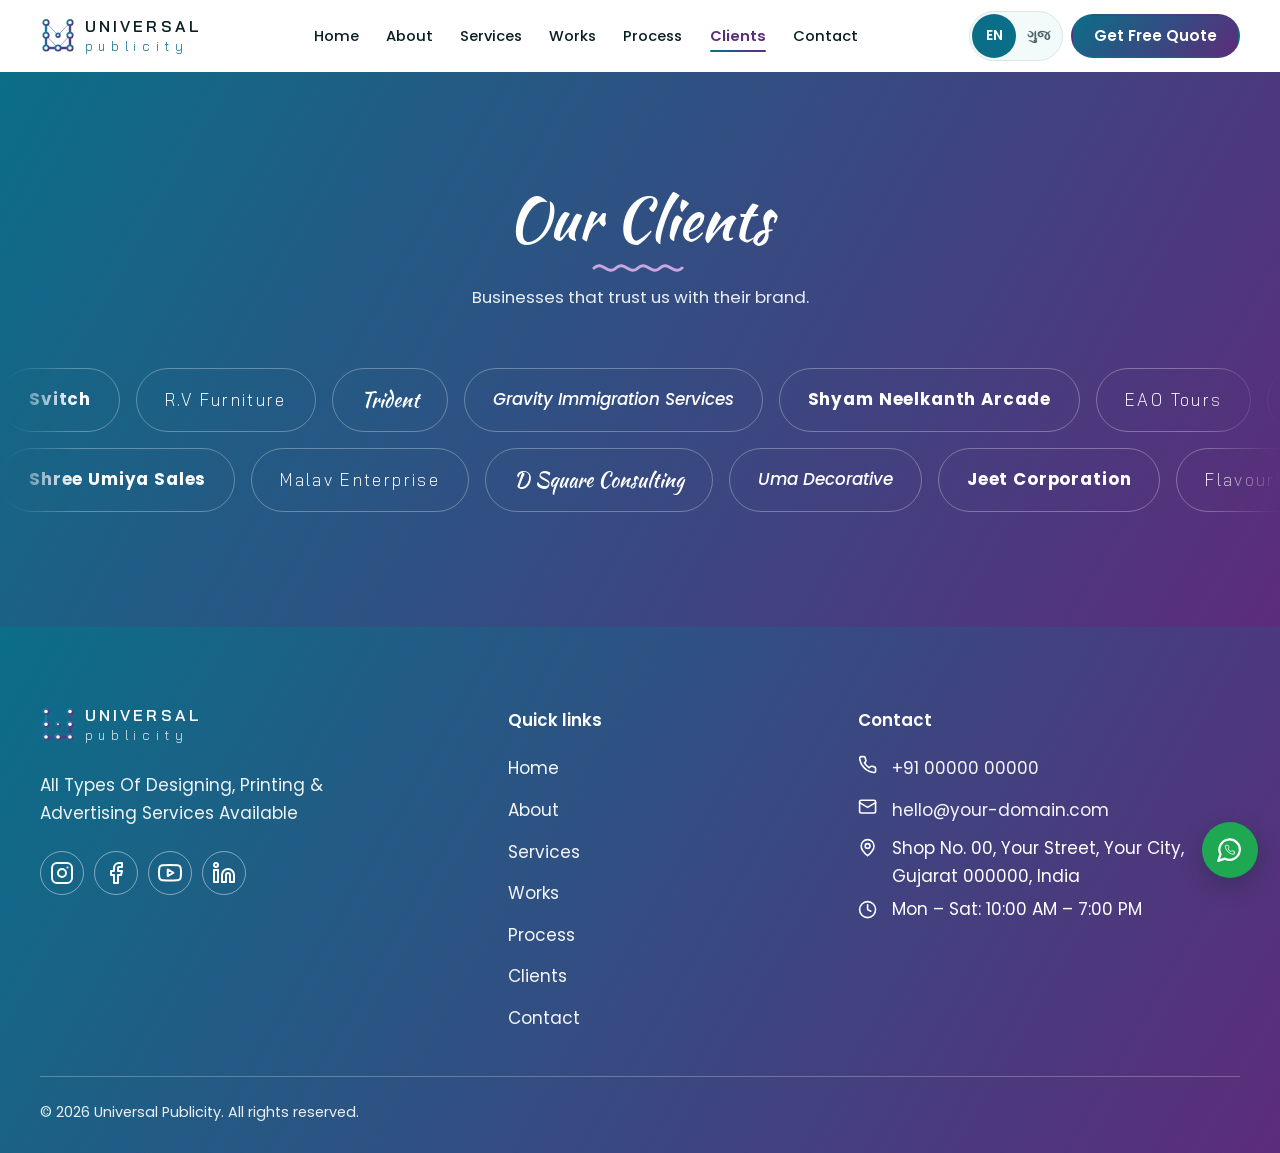
<file: clients.html>
<!DOCTYPE html>
<html lang="en">
<head>
  <meta charset="utf-8">
  <meta name="viewport" content="width=device-width, initial-scale=1">

  <title>Our Clients | Universal Publicity</title>
  <meta name="description" content="See the businesses across Gujarat that trust Universal Publicity with their design, printing and advertising needs.">
  <link rel="canonical" href="https://www.your-domain.com/"><!-- REPLACE with your real domain -->
  <meta name="theme-color" content="#2F7378">

  <!-- Open Graph / Twitter (REPLACE the domain and add assets/og-image.jpg, 1200x630) -->
  <meta property="og:type" content="website">
  <meta property="og:site_name" content="Universal Publicity">
  <meta property="og:title" content="Universal Publicity | Design, Printing &amp; Advertising">
  <meta property="og:description" content="Powerful creatives that take your brand to another level. Design, printing and advertising under one roof.">
  <meta property="og:url" content="https://www.your-domain.com/">
  <meta property="og:image" content="https://www.your-domain.com/assets/og-image.jpg">
  <meta name="twitter:card" content="summary_large_image">
  <meta name="twitter:title" content="Universal Publicity | Design, Printing &amp; Advertising">
  <meta name="twitter:description" content="Powerful creatives that take your brand to another level.">
  <meta name="twitter:image" content="https://www.your-domain.com/assets/og-image.jpg">

  <!-- Favicon (inline SVG of the "U" mark) -->
  <link rel="icon" href="data:image/svg+xml,%3Csvg xmlns='http://www.w3.org/2000/svg' viewBox='0 0 48 48'%3E%3Cpath d='M8 6v34h32V6' fill='none' stroke='%23146C71' stroke-width='6' stroke-linejoin='round' stroke-linecap='round'/%3E%3C/svg%3E">

  <!-- Google Fonts (the only external resource) -->
  <link rel="preconnect" href="https://fonts.googleapis.com">
  <link rel="preconnect" href="https://fonts.gstatic.com" crossorigin>
  <link href="https://fonts.googleapis.com/css2?family=Bai+Jamjuree:wght@300;600&family=Kaushan+Script&family=Noto+Sans+Gujarati:wght@400;500;600;700&family=Poppins:ital,wght@0,400;0,500;0,600;0,700;1,500&display=swap" rel="stylesheet">

  <link rel="stylesheet" href="css/common.css">
  <link rel="stylesheet" href="css/clients.css">

  <!-- Runs before first paint: enables scroll-reveal styles and restores the saved language -->
  <script>
    document.documentElement.classList.add('js');
    try { if (localStorage.getItem('up_lang') === 'gu') { document.documentElement.lang = 'gu'; } } catch (e) {}
  </script>

  <script src="js/data.js" defer></script>
  <script src="js/i18n.js" defer></script>
  <script src="js/main.js" defer></script>

  <!-- Google Analytics 4 (uncomment and replace G-XXXXXXXXXX)
  <script async src="https://www.googletagmanager.com/gtag/js?id=G-XXXXXXXXXX"></script>
  <script>
    window.dataLayer = window.dataLayer || [];
    function gtag(){dataLayer.push(arguments);}
    gtag('js', new Date());
    gtag('config', 'G-XXXXXXXXXX');
  </script>
  -->

  <!-- Structured data. REPLACE every placeholder value. -->
  <script type="application/ld+json">
  {
    "@context": "https://schema.org",
    "@type": "LocalBusiness",
    "name": "Universal Publicity",
    "description": "Design, printing and advertising agency: logos, business cards, banners, invitation cards, canopies, auto and cycle ads, air balloons and roll-up standees.",
    "url": "https://www.your-domain.com/",
    "image": "https://www.your-domain.com/assets/og-image.jpg",
    "telephone": "+91-00000-00000",
    "email": "hello@your-domain.com",
    "address": {
      "@type": "PostalAddress",
      "streetAddress": "Shop No. 00, Your Street",
      "addressLocality": "Your City",
      "addressRegion": "Gujarat",
      "postalCode": "000000",
      "addressCountry": "IN"
    },
    "openingHours": "Mo-Sa 10:00-19:00",
    "sameAs": [
      "https://www.instagram.com/",
      "https://www.facebook.com/",
      "https://www.youtube.com/",
      "https://www.linkedin.com/"
    ]
  }
  </script>
</head>

<body>
  <!-- ======================= SVG ICON SPRITE ======================= -->
  <svg width="0" height="0" style="position:absolute" aria-hidden="true" focusable="false">
    <defs>
      <!-- Brand mark: a square "U" built from connected nodes and lines -->
      <linearGradient id="brand-grad" x1="0" y1="0" x2="1" y2="1">
        <stop offset="0" stop-color="#0E88A8"/>
        <stop offset="1" stop-color="#5C2C7A"/>
      </linearGradient>
      <symbol id="logo-mark" viewBox="0 0 48 48">
        <g fill="none" stroke="url(#brand-grad)" stroke-linecap="round" stroke-linejoin="round">
          <path d="M8 6v34h32V6" stroke-width="3.2"/>
          <path d="M8 6l16 17 16-17M8 23l16 17 16-17" stroke-width="1.3" opacity=".55"/>
        </g>
        <g fill="#fff" stroke="url(#brand-grad)" stroke-width="2.4">
          <circle cx="8" cy="6" r="3.6"/><circle cx="8" cy="23" r="3.6"/><circle cx="8" cy="40" r="3.6"/>
          <circle cx="24" cy="40" r="3.6"/><circle cx="40" cy="40" r="3.6"/><circle cx="40" cy="23" r="3.6"/>
          <circle cx="40" cy="6" r="3.6"/><circle cx="24" cy="23" r="2.4"/>
        </g>
      </symbol>

      <!-- Registration mark (printing motif) -->
      <symbol id="reg-mark" viewBox="0 0 40 40">
        <g fill="none" stroke="currentColor" stroke-width="1.5"><circle cx="20" cy="20" r="9"/><circle cx="20" cy="20" r="2.5"/><path d="M20 2v36M2 20h36"/></g>
      </symbol>

      <symbol id="i-menu" viewBox="0 0 24 24"><path d="M4 6h16M4 12h16M4 18h16"/></symbol>
      <symbol id="i-close" viewBox="0 0 24 24"><path d="M6 6l12 12M18 6L6 18"/></symbol>
      <symbol id="i-arrow" viewBox="0 0 24 24"><path d="M5 12h14M13 6l6 6-6 6"/></symbol>
      <symbol id="i-left" viewBox="0 0 24 24"><path d="M15 6l-6 6 6 6"/></symbol>
      <symbol id="i-right" viewBox="0 0 24 24"><path d="M9 6l6 6-6 6"/></symbol>
      <symbol id="i-up" viewBox="0 0 24 24"><path d="M12 19V5M6 11l6-6 6 6"/></symbol>
      <symbol id="i-phone" viewBox="0 0 24 24"><path d="M22 16.92v3a2 2 0 0 1-2.18 2 19.79 19.79 0 0 1-8.63-3.07 19.5 19.5 0 0 1-6-6 19.79 19.79 0 0 1-3.07-8.67A2 2 0 0 1 4.11 2h3a2 2 0 0 1 2 1.72 12.84 12.84 0 0 0 .7 2.81 2 2 0 0 1-.45 2.11L8.09 9.91a16 16 0 0 0 6 6l1.27-1.27a2 2 0 0 1 2.11-.45 12.84 12.84 0 0 0 2.81.7A2 2 0 0 1 22 16.92z"/></symbol>
      <symbol id="i-mail" viewBox="0 0 24 24"><rect x="2" y="4" width="20" height="16" rx="2"/><path d="M22 7l-10 6L2 7"/></symbol>
      <symbol id="i-pin" viewBox="0 0 24 24"><path d="M20 10c0 6-8 12-8 12S4 16 4 10a8 8 0 0 1 16 0z"/><circle cx="12" cy="10" r="3"/></symbol>
      <symbol id="i-clock" viewBox="0 0 24 24"><circle cx="12" cy="12" r="10"/><path d="M12 6v6l4 2"/></symbol>
      <symbol id="i-whatsapp" viewBox="0 0 24 24"><path d="M7.9 20A9 9 0 1 0 4 16.1L2 22z"/><path transform="translate(7.4 7.4) scale(.4)" d="M22 16.92v3a2 2 0 0 1-2.18 2 19.79 19.79 0 0 1-8.63-3.07 19.5 19.5 0 0 1-6-6 19.79 19.79 0 0 1-3.07-8.67A2 2 0 0 1 4.11 2h3a2 2 0 0 1 2 1.72 12.84 12.84 0 0 0 .7 2.81 2 2 0 0 1-.45 2.11L8.09 9.91a16 16 0 0 0 6 6l1.27-1.27a2 2 0 0 1 2.11-.45 12.84 12.84 0 0 0 2.81.7A2 2 0 0 1 22 16.92z"/></symbol>
      <symbol id="i-instagram" viewBox="0 0 24 24"><rect x="2" y="2" width="20" height="20" rx="5"/><circle cx="12" cy="12" r="4"/><path d="M17.5 6.5h.01"/></symbol>
      <symbol id="i-facebook" viewBox="0 0 24 24"><path d="M18 2h-3a5 5 0 0 0-5 5v3H7v4h3v8h4v-8h3l1-4h-4V7a1 1 0 0 1 1-1h3z"/></symbol>
      <symbol id="i-youtube" viewBox="0 0 24 24"><path d="M22.54 6.42a2.78 2.78 0 0 0-1.94-2C18.88 4 12 4 12 4s-6.88 0-8.6.46a2.78 2.78 0 0 0-1.94 2A29 29 0 0 0 1 11.75a29 29 0 0 0 .46 5.33A2.78 2.78 0 0 0 3.4 19c1.72.46 8.6.46 8.6.46s6.88 0 8.6-.46a2.78 2.78 0 0 0 1.94-2 29 29 0 0 0 .46-5.25 29 29 0 0 0-.46-5.33z"/><path d="M9.75 15.02l5.75-3.27-5.75-3.27z"/></symbol>
      <symbol id="i-linkedin" viewBox="0 0 24 24"><path d="M16 8a6 6 0 0 1 6 6v7h-4v-7a2 2 0 0 0-2-2 2 2 0 0 0-2 2v7h-4v-7a6 6 0 0 1 6-6z"/><rect x="2" y="9" width="4" height="12"/><circle cx="4" cy="4" r="2"/></symbol>
      <symbol id="i-layers" viewBox="0 0 24 24"><path d="M12 2L2 7l10 5 10-5z"/><path d="M2 17l10 5 10-5M2 12l10 5 10-5"/></symbol>
      <symbol id="i-target" viewBox="0 0 24 24"><circle cx="12" cy="12" r="10"/><circle cx="12" cy="12" r="6"/><circle cx="12" cy="12" r="2"/></symbol>
      <symbol id="i-zap" viewBox="0 0 24 24"><path d="M13 2L3 14h9l-1 8 10-12h-9z"/></symbol>
      <symbol id="i-pen" viewBox="0 0 24 24"><path d="M12 20h9"/><path d="M16.5 3.5a2.12 2.12 0 0 1 3 3L7 19l-4 1 1-4z"/></symbol>
      <symbol id="i-monitor" viewBox="0 0 24 24"><rect x="2" y="3" width="20" height="14" rx="2"/><path d="M8 21h8M12 17v4"/></symbol>
      <symbol id="i-phone-ui" viewBox="0 0 24 24"><rect x="5" y="2" width="14" height="20" rx="2"/><path d="M12 18h.01"/></symbol>
      <symbol id="i-play" viewBox="0 0 24 24"><circle cx="12" cy="12" r="10"/><path d="M10 8l6 4-6 4z"/></symbol>
    </defs>
  </svg>

  <a class="skip-link" href="#main" data-i18n="skip">Skip to main content</a>

  <!-- Scroll progress -->
  <div class="progress" aria-hidden="true"><div class="progress__bar" id="progress-bar"></div></div>

  <!-- ======================= HEADER ======================= -->
  <header class="site-header" id="site-header">
    <div class="container header__inner">
      <a class="logo" href="index.html" aria-label="Universal Publicity, home">
        <svg class="logo__mark" aria-hidden="true" focusable="false"><use href="#logo-mark"/></svg>
        <span class="logo__text">
          <span class="logo__name">UNIVERSAL</span>
          <span class="logo__sub">publicity</span>
        </span>
      </a>

      <div class="nav-backdrop" id="nav-backdrop"></div>
      <nav class="nav" id="site-nav" data-i18n-aria-label="nav.label" aria-label="Main navigation">
        <ul class="nav__list">
          <li><a class="nav__link" data-nav href="index.html" data-i18n="nav.home">Home</a></li>
          <li><a class="nav__link" data-nav href="about.html" data-i18n="nav.about">About</a></li>
          <li><a class="nav__link" data-nav href="services.html" data-i18n="nav.services">Services</a></li>
          <li><a class="nav__link" data-nav href="works.html" data-i18n="nav.works">Works</a></li>
          <li><a class="nav__link" data-nav href="process.html" data-i18n="nav.process">Process</a></li>
          <li><a class="nav__link" data-nav href="clients.html" data-i18n="nav.clients">Clients</a></li>
          <li><a class="nav__link" data-nav href="contact.html" data-i18n="nav.contact">Contact</a></li>
        </ul>
        <a class="btn btn--primary nav__quote" href="contact.html"><span data-i18n="cta.quote">Get Free Quote</span></a>
      </nav>

      <div class="header__actions">
        <div class="lang" role="group" data-i18n-aria-label="lang.label" aria-label="Language">
          <button type="button" data-lang="en" aria-pressed="true">EN</button>
          <button type="button" data-lang="gu" aria-pressed="false" lang="gu">ગુજ</button>
        </div>
        <a class="btn btn--primary header__quote" href="contact.html"><span data-i18n="cta.quote">Get Free Quote</span></a>
        <button class="menu-btn" id="menu-btn" type="button" aria-expanded="false" aria-controls="site-nav" data-i18n-aria-label="menu.open" aria-label="Open menu">
          <svg class="icon icon--open" aria-hidden="true" focusable="false"><use href="#i-menu"/></svg>
          <svg class="icon icon--close" aria-hidden="true" focusable="false"><use href="#i-close"/></svg>
        </button>
      </div>
    </div>
  </header>

  <main id="main">

    <!-- ======================= CLIENTS ======================= -->
    <section class="section clients on-dark" id="clients">
      <div class="container">
        <div class="section-head section-head--center reveal">
          <h2 class="section-title" data-i18n="clients.title">Our Clients</h2>
          <p class="section-sub" data-i18n="clients.sub">Businesses that trust us with their brand.</p>
        </div>
      </div>
      <div class="marquee" style="--dur:70s"><div class="marquee__track"></div></div>
      <div class="marquee marquee--reverse" style="--dur:80s"><div class="marquee__track"></div></div>
    </section>

      </main>

<!-- ======================= FOOTER ======================= -->
  <footer class="footer on-dark">
    <div class="container footer__grid">
      <div class="footer__brand">
        <a class="logo" href="index.html" aria-label="Universal Publicity, back to top">
          <svg class="logo__mark" aria-hidden="true" focusable="false"><use href="#logo-mark"/></svg>
          <span class="logo__text"><span class="logo__name">UNIVERSAL</span><span class="logo__sub">publicity</span></span>
        </a>
        <p class="footer__tagline" data-i18n="footer.tagline">All Types Of Designing, Printing &amp; Advertising Services Available</p>
        <div class="social">
          <a data-social="instagram" href="#" target="_blank" rel="noopener" aria-label="Instagram"><svg class="icon" aria-hidden="true" focusable="false"><use href="#i-instagram"/></svg></a>
          <a data-social="facebook" href="#" target="_blank" rel="noopener" aria-label="Facebook"><svg class="icon" aria-hidden="true" focusable="false"><use href="#i-facebook"/></svg></a>
          <a data-social="youtube" href="#" target="_blank" rel="noopener" aria-label="YouTube"><svg class="icon" aria-hidden="true" focusable="false"><use href="#i-youtube"/></svg></a>
          <a data-social="linkedin" href="#" target="_blank" rel="noopener" aria-label="LinkedIn"><svg class="icon" aria-hidden="true" focusable="false"><use href="#i-linkedin"/></svg></a>
        </div>
      </div>

      <nav class="footer__col" aria-labelledby="footer-links-title">
        <h2 class="footer__title" id="footer-links-title" data-i18n="footer.links">Quick links</h2>
        <ul>
          <li><a href="index.html" data-i18n="nav.home">Home</a></li>
          <li><a href="about.html" data-i18n="nav.about">About</a></li>
          <li><a href="services.html" data-i18n="nav.services">Services</a></li>
          <li><a href="works.html" data-i18n="nav.works">Works</a></li>
          <li><a href="process.html" data-i18n="nav.process">Process</a></li>
          <li><a href="clients.html" data-i18n="nav.clients">Clients</a></li>
          <li><a href="contact.html" data-i18n="nav.contact">Contact</a></li>
        </ul>
      </nav>

      <div class="footer__col">
        <h2 class="footer__title" data-i18n="footer.contact">Contact</h2>
        <ul class="footer__contact">
          <li><svg class="icon" aria-hidden="true" focusable="false"><use href="#i-phone"/></svg><a data-site-link="tel" data-site-text="phoneDisplay" href="tel:">+91 00000 00000</a></li>
          <li><svg class="icon" aria-hidden="true" focusable="false"><use href="#i-mail"/></svg><a data-site-link="mail" data-site-text="email" href="mailto:">hello@your-domain.com</a></li>
          <li><svg class="icon" aria-hidden="true" focusable="false"><use href="#i-pin"/></svg><span data-site-text="address">Shop No. 00, Your Street, Your City, Gujarat</span></li>
          <li><svg class="icon" aria-hidden="true" focusable="false"><use href="#i-clock"/></svg><span data-site-text="hours">Mon – Sat: 10:00 AM – 7:00 PM</span></li>
        </ul>
      </div>
    </div>
    <div class="container footer__bottom">
      <!-- The year is filled in automatically -->
      <p data-i18n="footer.rights">© 2026 Universal Publicity. All rights reserved.</p>
    </div>
  </footer>

  <!-- ======================= FLOATING BUTTONS ======================= -->
  <div class="fab-stack">
    <a class="fab fab--wa" data-wa href="#" target="_blank" rel="noopener" data-i18n-aria-label="fab.whatsapp" aria-label="Chat on WhatsApp"><svg class="icon" aria-hidden="true" focusable="false"><use href="#i-whatsapp"/></svg></a>
    <a class="fab fab--call" data-site-link="tel" href="tel:" data-i18n-aria-label="fab.call" aria-label="Call us"><svg class="icon" aria-hidden="true" focusable="false"><use href="#i-phone"/></svg></a>
  </div>
  <button type="button" class="to-top" id="to-top" data-i18n-aria-label="top" aria-label="Back to top"><svg class="icon" aria-hidden="true" focusable="false"><use href="#i-up"/></svg></button>

  <!-- ======================= LIGHTBOX ======================= -->
  <div class="lightbox" id="lightbox" role="dialog" aria-modal="true" data-i18n-aria-label="lb.label" aria-label="Work viewer" hidden>
    <div class="lightbox__backdrop" data-lb-close></div>
    <button type="button" class="lb-btn lb-close" id="lb-close" data-i18n-aria-label="lb.close" aria-label="Close viewer"><svg class="icon" aria-hidden="true" focusable="false"><use href="#i-close"/></svg></button>
    <button type="button" class="lb-btn lb-prev" id="lb-prev" data-i18n-aria-label="lb.prev" aria-label="Previous work"><svg class="icon" aria-hidden="true" focusable="false"><use href="#i-left"/></svg></button>
    <button type="button" class="lb-btn lb-next" id="lb-next" data-i18n-aria-label="lb.next" aria-label="Next work"><svg class="icon" aria-hidden="true" focusable="false"><use href="#i-right"/></svg></button>
    <figure class="lightbox__figure">
      <img id="lb-img" alt="">
      <figcaption>
        <strong id="lb-title"></strong>
        <span id="lb-meta"></span>
        <span id="lb-count" class="lb-count"></span>
      </figcaption>
    </figure>
  </div>
</body>
</html>
</file>
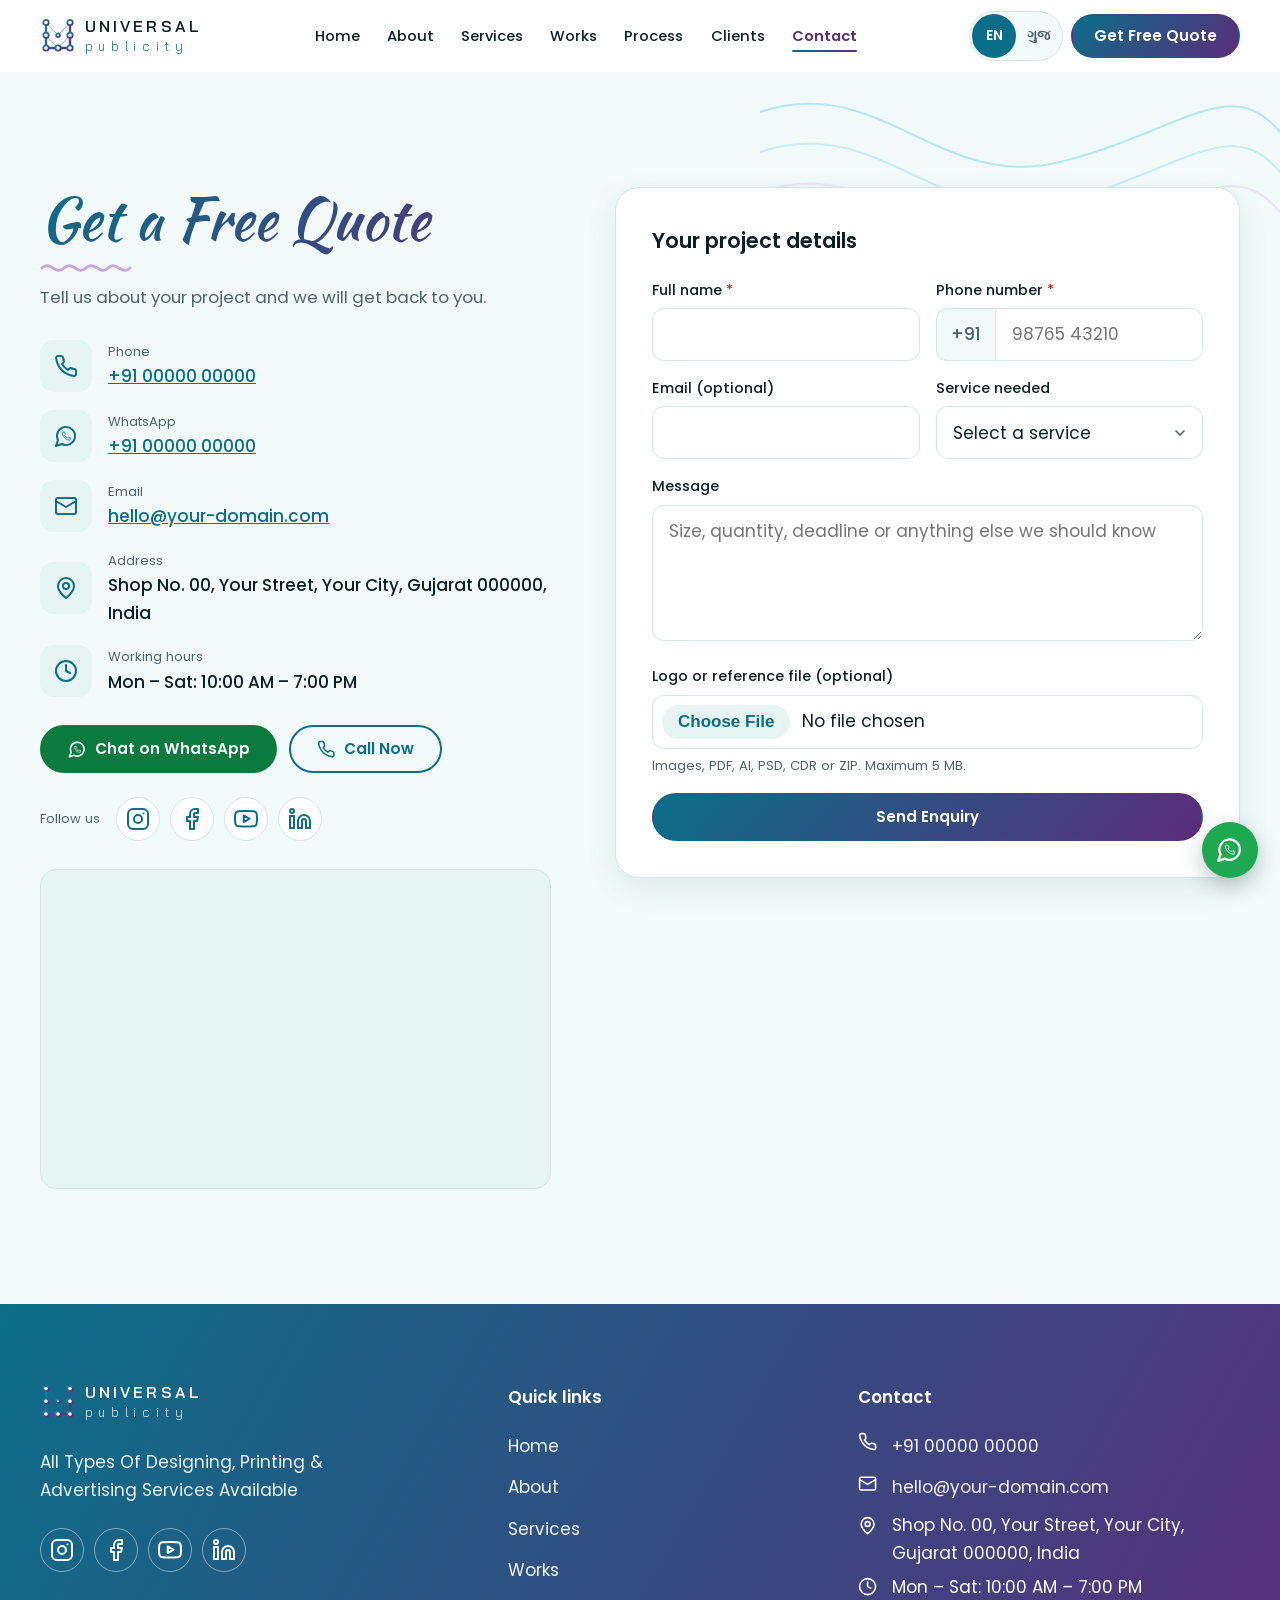
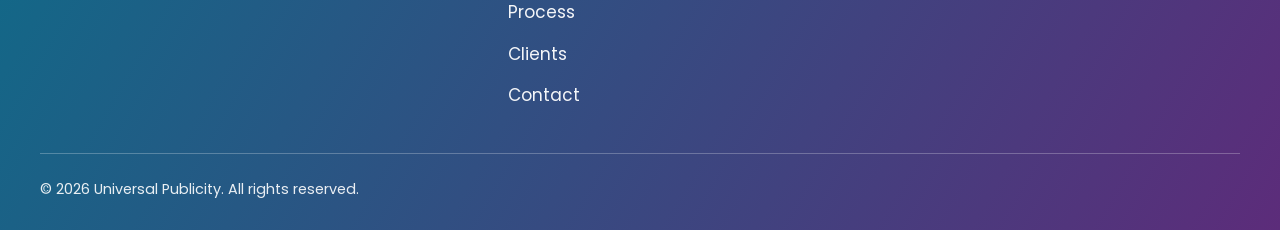
<file: contact.html>
<!DOCTYPE html>
<html lang="en">
<head>
  <meta charset="utf-8">
  <meta name="viewport" content="width=device-width, initial-scale=1">

  <title>Contact Us | Get a Free Quote | Universal Publicity</title>
  <meta name="description" content="Get in touch with Universal Publicity for a free quote on design, printing and advertising services. Call, WhatsApp or fill out our enquiry form.">
  <link rel="canonical" href="https://www.your-domain.com/"><!-- REPLACE with your real domain -->
  <meta name="theme-color" content="#2F7378">

  <!-- Open Graph / Twitter (REPLACE the domain and add assets/og-image.jpg, 1200x630) -->
  <meta property="og:type" content="website">
  <meta property="og:site_name" content="Universal Publicity">
  <meta property="og:title" content="Universal Publicity | Design, Printing &amp; Advertising">
  <meta property="og:description" content="Powerful creatives that take your brand to another level. Design, printing and advertising under one roof.">
  <meta property="og:url" content="https://www.your-domain.com/">
  <meta property="og:image" content="https://www.your-domain.com/assets/og-image.jpg">
  <meta name="twitter:card" content="summary_large_image">
  <meta name="twitter:title" content="Universal Publicity | Design, Printing &amp; Advertising">
  <meta name="twitter:description" content="Powerful creatives that take your brand to another level.">
  <meta name="twitter:image" content="https://www.your-domain.com/assets/og-image.jpg">

  <!-- Favicon (inline SVG of the "U" mark) -->
  <link rel="icon" href="data:image/svg+xml,%3Csvg xmlns='http://www.w3.org/2000/svg' viewBox='0 0 48 48'%3E%3Cpath d='M8 6v34h32V6' fill='none' stroke='%23146C71' stroke-width='6' stroke-linejoin='round' stroke-linecap='round'/%3E%3C/svg%3E">

  <!-- Google Fonts (the only external resource) -->
  <link rel="preconnect" href="https://fonts.googleapis.com">
  <link rel="preconnect" href="https://fonts.gstatic.com" crossorigin>
  <link href="https://fonts.googleapis.com/css2?family=Bai+Jamjuree:wght@300;600&family=Kaushan+Script&family=Noto+Sans+Gujarati:wght@400;500;600;700&family=Poppins:ital,wght@0,400;0,500;0,600;0,700;1,500&display=swap" rel="stylesheet">

  <link rel="stylesheet" href="css/common.css">
  <link rel="stylesheet" href="css/contact.css">

  <!-- Runs before first paint: enables scroll-reveal styles and restores the saved language -->
  <script>
    document.documentElement.classList.add('js');
    try { if (localStorage.getItem('up_lang') === 'gu') { document.documentElement.lang = 'gu'; } } catch (e) {}
  </script>

  <script src="js/data.js" defer></script>
  <script src="js/i18n.js" defer></script>
  <script src="js/main.js" defer></script>

  <!-- Google Analytics 4 (uncomment and replace G-XXXXXXXXXX)
  <script async src="https://www.googletagmanager.com/gtag/js?id=G-XXXXXXXXXX"></script>
  <script>
    window.dataLayer = window.dataLayer || [];
    function gtag(){dataLayer.push(arguments);}
    gtag('js', new Date());
    gtag('config', 'G-XXXXXXXXXX');
  </script>
  -->

  <!-- Structured data. REPLACE every placeholder value. -->
  <script type="application/ld+json">
  {
    "@context": "https://schema.org",
    "@type": "LocalBusiness",
    "name": "Universal Publicity",
    "description": "Design, printing and advertising agency: logos, business cards, banners, invitation cards, canopies, auto and cycle ads, air balloons and roll-up standees.",
    "url": "https://www.your-domain.com/",
    "image": "https://www.your-domain.com/assets/og-image.jpg",
    "telephone": "+91-00000-00000",
    "email": "hello@your-domain.com",
    "address": {
      "@type": "PostalAddress",
      "streetAddress": "Shop No. 00, Your Street",
      "addressLocality": "Your City",
      "addressRegion": "Gujarat",
      "postalCode": "000000",
      "addressCountry": "IN"
    },
    "openingHours": "Mo-Sa 10:00-19:00",
    "sameAs": [
      "https://www.instagram.com/",
      "https://www.facebook.com/",
      "https://www.youtube.com/",
      "https://www.linkedin.com/"
    ]
  }
  </script>
</head>

<body>
  <!-- ======================= SVG ICON SPRITE ======================= -->
  <svg width="0" height="0" style="position:absolute" aria-hidden="true" focusable="false">
    <defs>
      <!-- Brand mark: a square "U" built from connected nodes and lines -->
      <linearGradient id="brand-grad" x1="0" y1="0" x2="1" y2="1">
        <stop offset="0" stop-color="#0E88A8"/>
        <stop offset="1" stop-color="#5C2C7A"/>
      </linearGradient>
      <symbol id="logo-mark" viewBox="0 0 48 48">
        <g fill="none" stroke="url(#brand-grad)" stroke-linecap="round" stroke-linejoin="round">
          <path d="M8 6v34h32V6" stroke-width="3.2"/>
          <path d="M8 6l16 17 16-17M8 23l16 17 16-17" stroke-width="1.3" opacity=".55"/>
        </g>
        <g fill="#fff" stroke="url(#brand-grad)" stroke-width="2.4">
          <circle cx="8" cy="6" r="3.6"/><circle cx="8" cy="23" r="3.6"/><circle cx="8" cy="40" r="3.6"/>
          <circle cx="24" cy="40" r="3.6"/><circle cx="40" cy="40" r="3.6"/><circle cx="40" cy="23" r="3.6"/>
          <circle cx="40" cy="6" r="3.6"/><circle cx="24" cy="23" r="2.4"/>
        </g>
      </symbol>

      <!-- Registration mark (printing motif) -->
      <symbol id="reg-mark" viewBox="0 0 40 40">
        <g fill="none" stroke="currentColor" stroke-width="1.5"><circle cx="20" cy="20" r="9"/><circle cx="20" cy="20" r="2.5"/><path d="M20 2v36M2 20h36"/></g>
      </symbol>

      <symbol id="i-menu" viewBox="0 0 24 24"><path d="M4 6h16M4 12h16M4 18h16"/></symbol>
      <symbol id="i-close" viewBox="0 0 24 24"><path d="M6 6l12 12M18 6L6 18"/></symbol>
      <symbol id="i-arrow" viewBox="0 0 24 24"><path d="M5 12h14M13 6l6 6-6 6"/></symbol>
      <symbol id="i-left" viewBox="0 0 24 24"><path d="M15 6l-6 6 6 6"/></symbol>
      <symbol id="i-right" viewBox="0 0 24 24"><path d="M9 6l6 6-6 6"/></symbol>
      <symbol id="i-up" viewBox="0 0 24 24"><path d="M12 19V5M6 11l6-6 6 6"/></symbol>
      <symbol id="i-phone" viewBox="0 0 24 24"><path d="M22 16.92v3a2 2 0 0 1-2.18 2 19.79 19.79 0 0 1-8.63-3.07 19.5 19.5 0 0 1-6-6 19.79 19.79 0 0 1-3.07-8.67A2 2 0 0 1 4.11 2h3a2 2 0 0 1 2 1.72 12.84 12.84 0 0 0 .7 2.81 2 2 0 0 1-.45 2.11L8.09 9.91a16 16 0 0 0 6 6l1.27-1.27a2 2 0 0 1 2.11-.45 12.84 12.84 0 0 0 2.81.7A2 2 0 0 1 22 16.92z"/></symbol>
      <symbol id="i-mail" viewBox="0 0 24 24"><rect x="2" y="4" width="20" height="16" rx="2"/><path d="M22 7l-10 6L2 7"/></symbol>
      <symbol id="i-pin" viewBox="0 0 24 24"><path d="M20 10c0 6-8 12-8 12S4 16 4 10a8 8 0 0 1 16 0z"/><circle cx="12" cy="10" r="3"/></symbol>
      <symbol id="i-clock" viewBox="0 0 24 24"><circle cx="12" cy="12" r="10"/><path d="M12 6v6l4 2"/></symbol>
      <symbol id="i-whatsapp" viewBox="0 0 24 24"><path d="M7.9 20A9 9 0 1 0 4 16.1L2 22z"/><path transform="translate(7.4 7.4) scale(.4)" d="M22 16.92v3a2 2 0 0 1-2.18 2 19.79 19.79 0 0 1-8.63-3.07 19.5 19.5 0 0 1-6-6 19.79 19.79 0 0 1-3.07-8.67A2 2 0 0 1 4.11 2h3a2 2 0 0 1 2 1.72 12.84 12.84 0 0 0 .7 2.81 2 2 0 0 1-.45 2.11L8.09 9.91a16 16 0 0 0 6 6l1.27-1.27a2 2 0 0 1 2.11-.45 12.84 12.84 0 0 0 2.81.7A2 2 0 0 1 22 16.92z"/></symbol>
      <symbol id="i-instagram" viewBox="0 0 24 24"><rect x="2" y="2" width="20" height="20" rx="5"/><circle cx="12" cy="12" r="4"/><path d="M17.5 6.5h.01"/></symbol>
      <symbol id="i-facebook" viewBox="0 0 24 24"><path d="M18 2h-3a5 5 0 0 0-5 5v3H7v4h3v8h4v-8h3l1-4h-4V7a1 1 0 0 1 1-1h3z"/></symbol>
      <symbol id="i-youtube" viewBox="0 0 24 24"><path d="M22.54 6.42a2.78 2.78 0 0 0-1.94-2C18.88 4 12 4 12 4s-6.88 0-8.6.46a2.78 2.78 0 0 0-1.94 2A29 29 0 0 0 1 11.75a29 29 0 0 0 .46 5.33A2.78 2.78 0 0 0 3.4 19c1.72.46 8.6.46 8.6.46s6.88 0 8.6-.46a2.78 2.78 0 0 0 1.94-2 29 29 0 0 0 .46-5.25 29 29 0 0 0-.46-5.33z"/><path d="M9.75 15.02l5.75-3.27-5.75-3.27z"/></symbol>
      <symbol id="i-linkedin" viewBox="0 0 24 24"><path d="M16 8a6 6 0 0 1 6 6v7h-4v-7a2 2 0 0 0-2-2 2 2 0 0 0-2 2v7h-4v-7a6 6 0 0 1 6-6z"/><rect x="2" y="9" width="4" height="12"/><circle cx="4" cy="4" r="2"/></symbol>
      <symbol id="i-layers" viewBox="0 0 24 24"><path d="M12 2L2 7l10 5 10-5z"/><path d="M2 17l10 5 10-5M2 12l10 5 10-5"/></symbol>
      <symbol id="i-target" viewBox="0 0 24 24"><circle cx="12" cy="12" r="10"/><circle cx="12" cy="12" r="6"/><circle cx="12" cy="12" r="2"/></symbol>
      <symbol id="i-zap" viewBox="0 0 24 24"><path d="M13 2L3 14h9l-1 8 10-12h-9z"/></symbol>
      <symbol id="i-pen" viewBox="0 0 24 24"><path d="M12 20h9"/><path d="M16.5 3.5a2.12 2.12 0 0 1 3 3L7 19l-4 1 1-4z"/></symbol>
      <symbol id="i-monitor" viewBox="0 0 24 24"><rect x="2" y="3" width="20" height="14" rx="2"/><path d="M8 21h8M12 17v4"/></symbol>
      <symbol id="i-phone-ui" viewBox="0 0 24 24"><rect x="5" y="2" width="14" height="20" rx="2"/><path d="M12 18h.01"/></symbol>
      <symbol id="i-play" viewBox="0 0 24 24"><circle cx="12" cy="12" r="10"/><path d="M10 8l6 4-6 4z"/></symbol>
    </defs>
  </svg>

  <a class="skip-link" href="#main" data-i18n="skip">Skip to main content</a>

  <!-- Scroll progress -->
  <div class="progress" aria-hidden="true"><div class="progress__bar" id="progress-bar"></div></div>

  <!-- ======================= HEADER ======================= -->
  <header class="site-header" id="site-header">
    <div class="container header__inner">
      <a class="logo" href="index.html" aria-label="Universal Publicity, home">
        <svg class="logo__mark" aria-hidden="true" focusable="false"><use href="#logo-mark"/></svg>
        <span class="logo__text">
          <span class="logo__name">UNIVERSAL</span>
          <span class="logo__sub">publicity</span>
        </span>
      </a>

      <div class="nav-backdrop" id="nav-backdrop"></div>
      <nav class="nav" id="site-nav" data-i18n-aria-label="nav.label" aria-label="Main navigation">
        <ul class="nav__list">
          <li><a class="nav__link" data-nav href="index.html" data-i18n="nav.home">Home</a></li>
          <li><a class="nav__link" data-nav href="about.html" data-i18n="nav.about">About</a></li>
          <li><a class="nav__link" data-nav href="services.html" data-i18n="nav.services">Services</a></li>
          <li><a class="nav__link" data-nav href="works.html" data-i18n="nav.works">Works</a></li>
          <li><a class="nav__link" data-nav href="process.html" data-i18n="nav.process">Process</a></li>
          <li><a class="nav__link" data-nav href="clients.html" data-i18n="nav.clients">Clients</a></li>
          <li><a class="nav__link" data-nav href="contact.html" data-i18n="nav.contact">Contact</a></li>
        </ul>
        <a class="btn btn--primary nav__quote" href="contact.html"><span data-i18n="cta.quote">Get Free Quote</span></a>
      </nav>

      <div class="header__actions">
        <div class="lang" role="group" data-i18n-aria-label="lang.label" aria-label="Language">
          <button type="button" data-lang="en" aria-pressed="true">EN</button>
          <button type="button" data-lang="gu" aria-pressed="false" lang="gu">ગુજ</button>
        </div>
        <a class="btn btn--primary header__quote" href="contact.html"><span data-i18n="cta.quote">Get Free Quote</span></a>
        <button class="menu-btn" id="menu-btn" type="button" aria-expanded="false" aria-controls="site-nav" data-i18n-aria-label="menu.open" aria-label="Open menu">
          <svg class="icon icon--open" aria-hidden="true" focusable="false"><use href="#i-menu"/></svg>
          <svg class="icon icon--close" aria-hidden="true" focusable="false"><use href="#i-close"/></svg>
        </button>
      </div>
    </div>
  </header>

  <main id="main">

    <!-- ======================= CONTACT ======================= -->
    <section class="section section--soft has-waves" id="contact">
      <div class="container contact__grid">
        <div class="contact__info reveal">
          <h2 class="section-title" data-i18n="contact.title">Get a Free Quote</h2>
          <p class="section-sub" data-i18n="contact.sub">Tell us about your project and we will get back to you.</p>

          <ul class="contact-list">
            <li>
              <span class="icon-tile"><svg class="icon" aria-hidden="true" focusable="false"><use href="#i-phone"/></svg></span>
              <div><span class="contact-list__label" data-i18n="contact.phone">Phone</span><a data-site-link="tel" data-site-text="phoneDisplay" href="tel:">+91 00000 00000</a></div>
            </li>
            <li>
              <span class="icon-tile"><svg class="icon" aria-hidden="true" focusable="false"><use href="#i-whatsapp"/></svg></span>
              <div><span class="contact-list__label" data-i18n="contact.whatsapp">WhatsApp</span><a data-wa data-site-text="phoneDisplay" href="#" target="_blank" rel="noopener">+91 00000 00000</a></div>
            </li>
            <li>
              <span class="icon-tile"><svg class="icon" aria-hidden="true" focusable="false"><use href="#i-mail"/></svg></span>
              <div><span class="contact-list__label" data-i18n="contact.email">Email</span><a data-site-link="mail" data-site-text="email" href="mailto:">hello@your-domain.com</a></div>
            </li>
            <li>
              <span class="icon-tile"><svg class="icon" aria-hidden="true" focusable="false"><use href="#i-pin"/></svg></span>
              <div><span class="contact-list__label" data-i18n="contact.address">Address</span><span data-site-text="address">Shop No. 00, Your Street, Your City, Gujarat</span></div>
            </li>
            <li>
              <span class="icon-tile"><svg class="icon" aria-hidden="true" focusable="false"><use href="#i-clock"/></svg></span>
              <div><span class="contact-list__label" data-i18n="contact.hours">Working hours</span><span data-site-text="hours">Mon – Sat: 10:00 AM – 7:00 PM</span></div>
            </li>
          </ul>

          <div class="contact__buttons">
            <a class="btn btn--wa" data-wa href="#" target="_blank" rel="noopener">
              <svg class="icon" aria-hidden="true" focusable="false"><use href="#i-whatsapp"/></svg>
              <span data-i18n="contact.waBtn">Chat on WhatsApp</span>
            </a>
            <a class="btn btn--secondary" data-site-link="tel" href="tel:">
              <svg class="icon" aria-hidden="true" focusable="false"><use href="#i-phone"/></svg>
              <span data-i18n="contact.callBtn">Call Now</span>
            </a>
          </div>

          <div class="contact__social">
            <span class="contact-list__label" data-i18n="contact.follow">Follow us</span>
            <div class="social social--light">
              <a data-social="instagram" href="#" target="_blank" rel="noopener" aria-label="Instagram"><svg class="icon" aria-hidden="true" focusable="false"><use href="#i-instagram"/></svg></a>
              <a data-social="facebook" href="#" target="_blank" rel="noopener" aria-label="Facebook"><svg class="icon" aria-hidden="true" focusable="false"><use href="#i-facebook"/></svg></a>
              <a data-social="youtube" href="#" target="_blank" rel="noopener" aria-label="YouTube"><svg class="icon" aria-hidden="true" focusable="false"><use href="#i-youtube"/></svg></a>
              <a data-social="linkedin" href="#" target="_blank" rel="noopener" aria-label="LinkedIn"><svg class="icon" aria-hidden="true" focusable="false"><use href="#i-linkedin"/></svg></a>
            </div>
          </div>

          <div class="map" id="map"></div>
        </div>

        <form class="form reveal" id="quote-form" style="--d:.12s" novalidate>
          <h3 class="form__title" data-i18n="form.title">Your project details</h3>

          <div class="form__row form__row--2">
            <div class="field">
              <label for="f-name"><span data-i18n="f.name">Full name</span> <span class="req" aria-hidden="true">*</span></label>
              <input id="f-name" name="name" type="text" autocomplete="name" required aria-required="true" aria-describedby="err-name">
              <p class="field__error" id="err-name" aria-live="polite"></p>
            </div>
            <div class="field">
              <label for="f-phone"><span data-i18n="f.phone">Phone number</span> <span class="req" aria-hidden="true">*</span></label>
              <div class="input-group">
                <span class="prefix" aria-hidden="true">+91</span>
                <input id="f-phone" name="phone" type="tel" inputmode="numeric" autocomplete="tel-national" maxlength="16" required aria-required="true" aria-describedby="err-phone" data-i18n-placeholder="f.phonePh" placeholder="98765 43210">
              </div>
              <p class="field__error" id="err-phone" aria-live="polite"></p>
            </div>
          </div>

          <div class="form__row form__row--2">
            <div class="field">
              <label for="f-email" data-i18n="f.email">Email (optional)</label>
              <input id="f-email" name="email" type="email" autocomplete="email" aria-describedby="err-email">
              <p class="field__error" id="err-email" aria-live="polite"></p>
            </div>
            <div class="field">
              <label for="f-service" data-i18n="f.service">Service needed</label>
              <select id="f-service" name="service">
                <option value="" data-i18n="f.selectService">Select a service</option>
                <option value="Logo Design" data-i18n="opt.logo">Logo Design</option>
                <option value="Graphic Design" data-i18n="opt.graphic">Graphic Design</option>
                <option value="Web Design" data-i18n="opt.web">Web Design</option>
                <option value="Mobile App Design" data-i18n="opt.app">Mobile App Design</option>
                <option value="Motion Graphics" data-i18n="opt.motion">Motion Graphics</option>
                <option value="Banner Media" data-i18n="opt.banner">Banner Media</option>
                <option value="Invitation Card" data-i18n="opt.invitation">Invitation Card</option>
                <option value="Canopy Tent" data-i18n="opt.canopy">Canopy Tent</option>
                <option value="Auto & Cycle Ads" data-i18n="opt.auto">Auto &amp; Cycle Ads</option>
                <option value="Air Balloon" data-i18n="opt.balloon">Air Balloon</option>
                <option value="Business Card" data-i18n="opt.card">Business Card</option>
                <option value="Roll-up Standee" data-i18n="opt.rollup">Roll-up Standee</option>
                <option value="Other" data-i18n="opt.other">Other</option>
              </select>
            </div>
          </div>

          <div class="field">
            <label for="f-message" data-i18n="f.message">Message</label>
            <textarea id="f-message" name="message" rows="4" data-i18n-placeholder="f.messagePh" placeholder="Size, quantity, deadline or anything else we should know"></textarea>
          </div>

          <div class="field">
            <label for="f-file" data-i18n="f.file">Logo or reference file (optional)</label>
            <input id="f-file" name="file" type="file" accept="image/*,.pdf,.ai,.psd,.cdr,.zip" aria-describedby="file-hint err-file">
            <p class="field__hint" id="file-hint" data-i18n="f.fileHint">Images, PDF, AI, PSD, CDR or ZIP. Maximum 5 MB.</p>
            <p class="field__error" id="err-file" aria-live="polite"></p>
          </div>

          <!-- Honeypot: real visitors never see or fill this -->
          <div class="hp" aria-hidden="true">
            <label>Leave this field empty <input type="text" name="website" tabindex="-1" autocomplete="off"></label>
          </div>

          <button type="submit" class="btn btn--primary btn--block" id="form-submit">
            <span class="btn__label" data-i18n="f.submit">Send Enquiry</span>
            <span class="btn__spinner" aria-hidden="true"></span>
          </button>

          <div class="form__status" id="form-status" role="status" aria-live="polite"></div>
        </form>
      </div>
    </section>
  </main>

  <!-- ======================= FOOTER ======================= -->
  <footer class="footer on-dark">
    <div class="container footer__grid">
      <div class="footer__brand">
        <a class="logo" href="index.html" aria-label="Universal Publicity, back to top">
          <svg class="logo__mark" aria-hidden="true" focusable="false"><use href="#logo-mark"/></svg>
          <span class="logo__text"><span class="logo__name">UNIVERSAL</span><span class="logo__sub">publicity</span></span>
        </a>
        <p class="footer__tagline" data-i18n="footer.tagline">All Types Of Designing, Printing &amp; Advertising Services Available</p>
        <div class="social">
          <a data-social="instagram" href="#" target="_blank" rel="noopener" aria-label="Instagram"><svg class="icon" aria-hidden="true" focusable="false"><use href="#i-instagram"/></svg></a>
          <a data-social="facebook" href="#" target="_blank" rel="noopener" aria-label="Facebook"><svg class="icon" aria-hidden="true" focusable="false"><use href="#i-facebook"/></svg></a>
          <a data-social="youtube" href="#" target="_blank" rel="noopener" aria-label="YouTube"><svg class="icon" aria-hidden="true" focusable="false"><use href="#i-youtube"/></svg></a>
          <a data-social="linkedin" href="#" target="_blank" rel="noopener" aria-label="LinkedIn"><svg class="icon" aria-hidden="true" focusable="false"><use href="#i-linkedin"/></svg></a>
        </div>
      </div>

      <nav class="footer__col" aria-labelledby="footer-links-title">
        <h2 class="footer__title" id="footer-links-title" data-i18n="footer.links">Quick links</h2>
        <ul>
          <li><a href="index.html" data-i18n="nav.home">Home</a></li>
          <li><a href="about.html" data-i18n="nav.about">About</a></li>
          <li><a href="services.html" data-i18n="nav.services">Services</a></li>
          <li><a href="works.html" data-i18n="nav.works">Works</a></li>
          <li><a href="process.html" data-i18n="nav.process">Process</a></li>
          <li><a href="clients.html" data-i18n="nav.clients">Clients</a></li>
          <li><a href="contact.html" data-i18n="nav.contact">Contact</a></li>
        </ul>
      </nav>

      <div class="footer__col">
        <h2 class="footer__title" data-i18n="footer.contact">Contact</h2>
        <ul class="footer__contact">
          <li><svg class="icon" aria-hidden="true" focusable="false"><use href="#i-phone"/></svg><a data-site-link="tel" data-site-text="phoneDisplay" href="tel:">+91 00000 00000</a></li>
          <li><svg class="icon" aria-hidden="true" focusable="false"><use href="#i-mail"/></svg><a data-site-link="mail" data-site-text="email" href="mailto:">hello@your-domain.com</a></li>
          <li><svg class="icon" aria-hidden="true" focusable="false"><use href="#i-pin"/></svg><span data-site-text="address">Shop No. 00, Your Street, Your City, Gujarat</span></li>
          <li><svg class="icon" aria-hidden="true" focusable="false"><use href="#i-clock"/></svg><span data-site-text="hours">Mon – Sat: 10:00 AM – 7:00 PM</span></li>
        </ul>
      </div>
    </div>
    <div class="container footer__bottom">
      <!-- The year is filled in automatically -->
      <p data-i18n="footer.rights">© 2026 Universal Publicity. All rights reserved.</p>
    </div>
  </footer>

  <!-- ======================= FLOATING BUTTONS ======================= -->
  <div class="fab-stack">
    <a class="fab fab--wa" data-wa href="#" target="_blank" rel="noopener" data-i18n-aria-label="fab.whatsapp" aria-label="Chat on WhatsApp"><svg class="icon" aria-hidden="true" focusable="false"><use href="#i-whatsapp"/></svg></a>
    <a class="fab fab--call" data-site-link="tel" href="tel:" data-i18n-aria-label="fab.call" aria-label="Call us"><svg class="icon" aria-hidden="true" focusable="false"><use href="#i-phone"/></svg></a>
  </div>
  <button type="button" class="to-top" id="to-top" data-i18n-aria-label="top" aria-label="Back to top"><svg class="icon" aria-hidden="true" focusable="false"><use href="#i-up"/></svg></button>

  <!-- ======================= LIGHTBOX ======================= -->
  <div class="lightbox" id="lightbox" role="dialog" aria-modal="true" data-i18n-aria-label="lb.label" aria-label="Work viewer" hidden>
    <div class="lightbox__backdrop" data-lb-close></div>
    <button type="button" class="lb-btn lb-close" id="lb-close" data-i18n-aria-label="lb.close" aria-label="Close viewer"><svg class="icon" aria-hidden="true" focusable="false"><use href="#i-close"/></svg></button>
    <button type="button" class="lb-btn lb-prev" id="lb-prev" data-i18n-aria-label="lb.prev" aria-label="Previous work"><svg class="icon" aria-hidden="true" focusable="false"><use href="#i-left"/></svg></button>
    <button type="button" class="lb-btn lb-next" id="lb-next" data-i18n-aria-label="lb.next" aria-label="Next work"><svg class="icon" aria-hidden="true" focusable="false"><use href="#i-right"/></svg></button>
    <figure class="lightbox__figure">
      <img id="lb-img" alt="">
      <figcaption>
        <strong id="lb-title"></strong>
        <span id="lb-meta"></span>
        <span id="lb-count" class="lb-count"></span>
      </figcaption>
    </figure>
  </div>
</body>
</html>
</file>
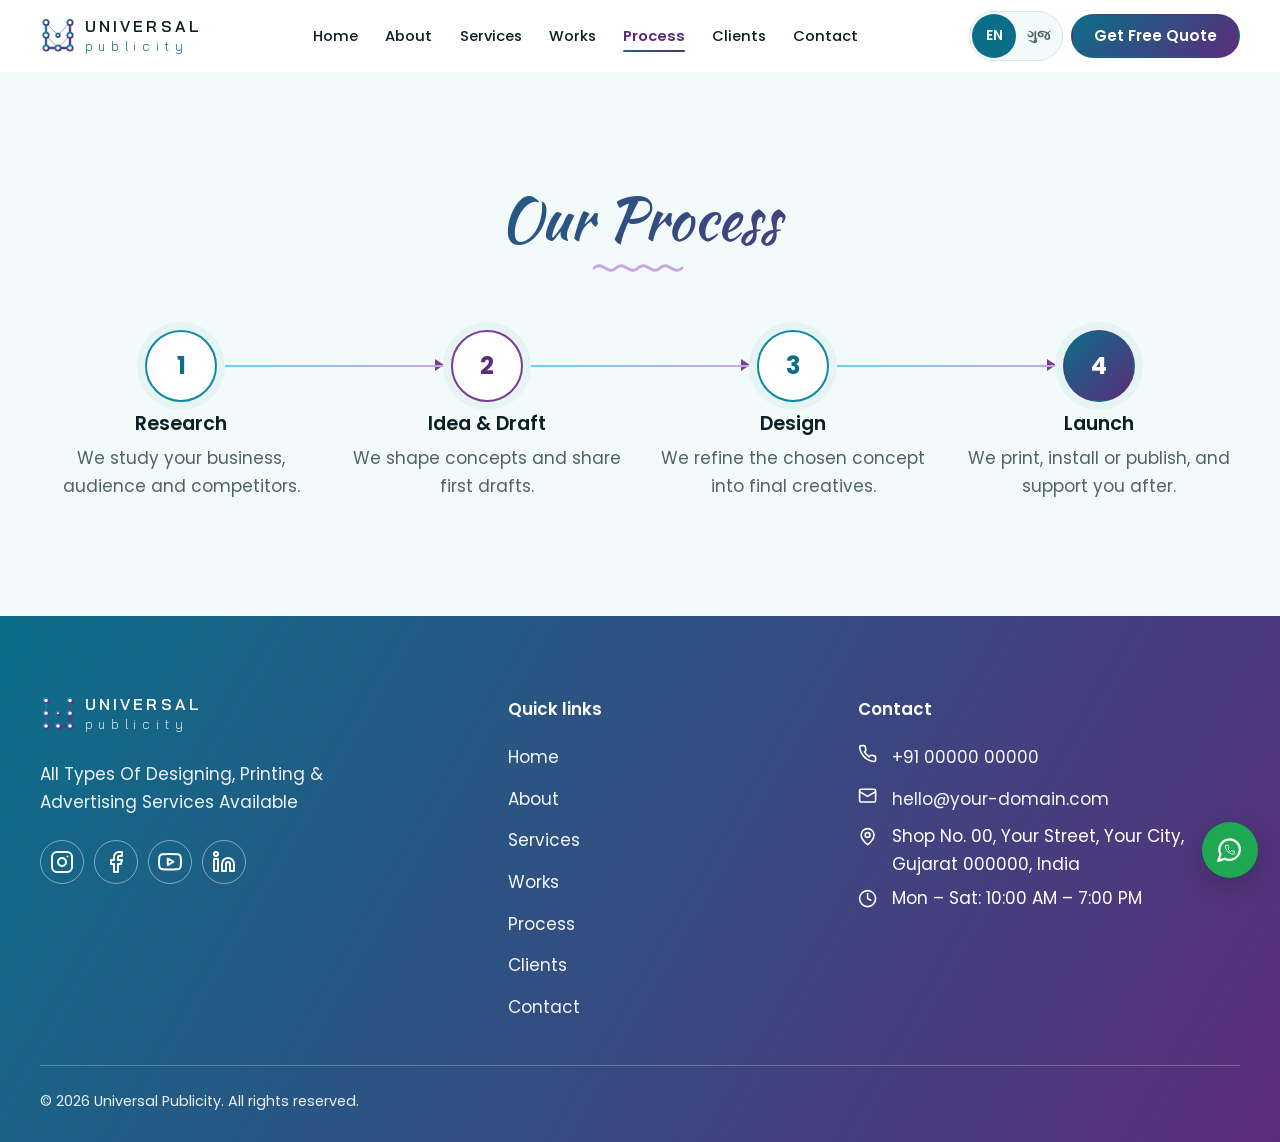
<file: process.html>
<!DOCTYPE html>
<html lang="en">
<head>
  <meta charset="utf-8">
  <meta name="viewport" content="width=device-width, initial-scale=1">

  <title>Our Process | Universal Publicity</title>
  <meta name="description" content="From research to launch — see how Universal Publicity takes your project from idea to finished creative in four simple steps.">
  <link rel="canonical" href="https://www.your-domain.com/"><!-- REPLACE with your real domain -->
  <meta name="theme-color" content="#2F7378">

  <!-- Open Graph / Twitter (REPLACE the domain and add assets/og-image.jpg, 1200x630) -->
  <meta property="og:type" content="website">
  <meta property="og:site_name" content="Universal Publicity">
  <meta property="og:title" content="Universal Publicity | Design, Printing &amp; Advertising">
  <meta property="og:description" content="Powerful creatives that take your brand to another level. Design, printing and advertising under one roof.">
  <meta property="og:url" content="https://www.your-domain.com/">
  <meta property="og:image" content="https://www.your-domain.com/assets/og-image.jpg">
  <meta name="twitter:card" content="summary_large_image">
  <meta name="twitter:title" content="Universal Publicity | Design, Printing &amp; Advertising">
  <meta name="twitter:description" content="Powerful creatives that take your brand to another level.">
  <meta name="twitter:image" content="https://www.your-domain.com/assets/og-image.jpg">

  <!-- Favicon (inline SVG of the "U" mark) -->
  <link rel="icon" href="data:image/svg+xml,%3Csvg xmlns='http://www.w3.org/2000/svg' viewBox='0 0 48 48'%3E%3Cpath d='M8 6v34h32V6' fill='none' stroke='%23146C71' stroke-width='6' stroke-linejoin='round' stroke-linecap='round'/%3E%3C/svg%3E">

  <!-- Google Fonts (the only external resource) -->
  <link rel="preconnect" href="https://fonts.googleapis.com">
  <link rel="preconnect" href="https://fonts.gstatic.com" crossorigin>
  <link href="https://fonts.googleapis.com/css2?family=Bai+Jamjuree:wght@300;600&family=Kaushan+Script&family=Noto+Sans+Gujarati:wght@400;500;600;700&family=Poppins:ital,wght@0,400;0,500;0,600;0,700;1,500&display=swap" rel="stylesheet">

  <link rel="stylesheet" href="css/common.css">
  <link rel="stylesheet" href="css/process.css">

  <!-- Runs before first paint: enables scroll-reveal styles and restores the saved language -->
  <script>
    document.documentElement.classList.add('js');
    try { if (localStorage.getItem('up_lang') === 'gu') { document.documentElement.lang = 'gu'; } } catch (e) {}
  </script>

  <script src="js/data.js" defer></script>
  <script src="js/i18n.js" defer></script>
  <script src="js/main.js" defer></script>

  <!-- Google Analytics 4 (uncomment and replace G-XXXXXXXXXX)
  <script async src="https://www.googletagmanager.com/gtag/js?id=G-XXXXXXXXXX"></script>
  <script>
    window.dataLayer = window.dataLayer || [];
    function gtag(){dataLayer.push(arguments);}
    gtag('js', new Date());
    gtag('config', 'G-XXXXXXXXXX');
  </script>
  -->

  <!-- Structured data. REPLACE every placeholder value. -->
  <script type="application/ld+json">
  {
    "@context": "https://schema.org",
    "@type": "LocalBusiness",
    "name": "Universal Publicity",
    "description": "Design, printing and advertising agency: logos, business cards, banners, invitation cards, canopies, auto and cycle ads, air balloons and roll-up standees.",
    "url": "https://www.your-domain.com/",
    "image": "https://www.your-domain.com/assets/og-image.jpg",
    "telephone": "+91-00000-00000",
    "email": "hello@your-domain.com",
    "address": {
      "@type": "PostalAddress",
      "streetAddress": "Shop No. 00, Your Street",
      "addressLocality": "Your City",
      "addressRegion": "Gujarat",
      "postalCode": "000000",
      "addressCountry": "IN"
    },
    "openingHours": "Mo-Sa 10:00-19:00",
    "sameAs": [
      "https://www.instagram.com/",
      "https://www.facebook.com/",
      "https://www.youtube.com/",
      "https://www.linkedin.com/"
    ]
  }
  </script>
</head>

<body>
  <!-- ======================= SVG ICON SPRITE ======================= -->
  <svg width="0" height="0" style="position:absolute" aria-hidden="true" focusable="false">
    <defs>
      <!-- Brand mark: a square "U" built from connected nodes and lines -->
      <linearGradient id="brand-grad" x1="0" y1="0" x2="1" y2="1">
        <stop offset="0" stop-color="#0E88A8"/>
        <stop offset="1" stop-color="#5C2C7A"/>
      </linearGradient>
      <symbol id="logo-mark" viewBox="0 0 48 48">
        <g fill="none" stroke="url(#brand-grad)" stroke-linecap="round" stroke-linejoin="round">
          <path d="M8 6v34h32V6" stroke-width="3.2"/>
          <path d="M8 6l16 17 16-17M8 23l16 17 16-17" stroke-width="1.3" opacity=".55"/>
        </g>
        <g fill="#fff" stroke="url(#brand-grad)" stroke-width="2.4">
          <circle cx="8" cy="6" r="3.6"/><circle cx="8" cy="23" r="3.6"/><circle cx="8" cy="40" r="3.6"/>
          <circle cx="24" cy="40" r="3.6"/><circle cx="40" cy="40" r="3.6"/><circle cx="40" cy="23" r="3.6"/>
          <circle cx="40" cy="6" r="3.6"/><circle cx="24" cy="23" r="2.4"/>
        </g>
      </symbol>

      <!-- Registration mark (printing motif) -->
      <symbol id="reg-mark" viewBox="0 0 40 40">
        <g fill="none" stroke="currentColor" stroke-width="1.5"><circle cx="20" cy="20" r="9"/><circle cx="20" cy="20" r="2.5"/><path d="M20 2v36M2 20h36"/></g>
      </symbol>

      <symbol id="i-menu" viewBox="0 0 24 24"><path d="M4 6h16M4 12h16M4 18h16"/></symbol>
      <symbol id="i-close" viewBox="0 0 24 24"><path d="M6 6l12 12M18 6L6 18"/></symbol>
      <symbol id="i-arrow" viewBox="0 0 24 24"><path d="M5 12h14M13 6l6 6-6 6"/></symbol>
      <symbol id="i-left" viewBox="0 0 24 24"><path d="M15 6l-6 6 6 6"/></symbol>
      <symbol id="i-right" viewBox="0 0 24 24"><path d="M9 6l6 6-6 6"/></symbol>
      <symbol id="i-up" viewBox="0 0 24 24"><path d="M12 19V5M6 11l6-6 6 6"/></symbol>
      <symbol id="i-phone" viewBox="0 0 24 24"><path d="M22 16.92v3a2 2 0 0 1-2.18 2 19.79 19.79 0 0 1-8.63-3.07 19.5 19.5 0 0 1-6-6 19.79 19.79 0 0 1-3.07-8.67A2 2 0 0 1 4.11 2h3a2 2 0 0 1 2 1.72 12.84 12.84 0 0 0 .7 2.81 2 2 0 0 1-.45 2.11L8.09 9.91a16 16 0 0 0 6 6l1.27-1.27a2 2 0 0 1 2.11-.45 12.84 12.84 0 0 0 2.81.7A2 2 0 0 1 22 16.92z"/></symbol>
      <symbol id="i-mail" viewBox="0 0 24 24"><rect x="2" y="4" width="20" height="16" rx="2"/><path d="M22 7l-10 6L2 7"/></symbol>
      <symbol id="i-pin" viewBox="0 0 24 24"><path d="M20 10c0 6-8 12-8 12S4 16 4 10a8 8 0 0 1 16 0z"/><circle cx="12" cy="10" r="3"/></symbol>
      <symbol id="i-clock" viewBox="0 0 24 24"><circle cx="12" cy="12" r="10"/><path d="M12 6v6l4 2"/></symbol>
      <symbol id="i-whatsapp" viewBox="0 0 24 24"><path d="M7.9 20A9 9 0 1 0 4 16.1L2 22z"/><path transform="translate(7.4 7.4) scale(.4)" d="M22 16.92v3a2 2 0 0 1-2.18 2 19.79 19.79 0 0 1-8.63-3.07 19.5 19.5 0 0 1-6-6 19.79 19.79 0 0 1-3.07-8.67A2 2 0 0 1 4.11 2h3a2 2 0 0 1 2 1.72 12.84 12.84 0 0 0 .7 2.81 2 2 0 0 1-.45 2.11L8.09 9.91a16 16 0 0 0 6 6l1.27-1.27a2 2 0 0 1 2.11-.45 12.84 12.84 0 0 0 2.81.7A2 2 0 0 1 22 16.92z"/></symbol>
      <symbol id="i-instagram" viewBox="0 0 24 24"><rect x="2" y="2" width="20" height="20" rx="5"/><circle cx="12" cy="12" r="4"/><path d="M17.5 6.5h.01"/></symbol>
      <symbol id="i-facebook" viewBox="0 0 24 24"><path d="M18 2h-3a5 5 0 0 0-5 5v3H7v4h3v8h4v-8h3l1-4h-4V7a1 1 0 0 1 1-1h3z"/></symbol>
      <symbol id="i-youtube" viewBox="0 0 24 24"><path d="M22.54 6.42a2.78 2.78 0 0 0-1.94-2C18.88 4 12 4 12 4s-6.88 0-8.6.46a2.78 2.78 0 0 0-1.94 2A29 29 0 0 0 1 11.75a29 29 0 0 0 .46 5.33A2.78 2.78 0 0 0 3.4 19c1.72.46 8.6.46 8.6.46s6.88 0 8.6-.46a2.78 2.78 0 0 0 1.94-2 29 29 0 0 0 .46-5.25 29 29 0 0 0-.46-5.33z"/><path d="M9.75 15.02l5.75-3.27-5.75-3.27z"/></symbol>
      <symbol id="i-linkedin" viewBox="0 0 24 24"><path d="M16 8a6 6 0 0 1 6 6v7h-4v-7a2 2 0 0 0-2-2 2 2 0 0 0-2 2v7h-4v-7a6 6 0 0 1 6-6z"/><rect x="2" y="9" width="4" height="12"/><circle cx="4" cy="4" r="2"/></symbol>
      <symbol id="i-layers" viewBox="0 0 24 24"><path d="M12 2L2 7l10 5 10-5z"/><path d="M2 17l10 5 10-5M2 12l10 5 10-5"/></symbol>
      <symbol id="i-target" viewBox="0 0 24 24"><circle cx="12" cy="12" r="10"/><circle cx="12" cy="12" r="6"/><circle cx="12" cy="12" r="2"/></symbol>
      <symbol id="i-zap" viewBox="0 0 24 24"><path d="M13 2L3 14h9l-1 8 10-12h-9z"/></symbol>
      <symbol id="i-pen" viewBox="0 0 24 24"><path d="M12 20h9"/><path d="M16.5 3.5a2.12 2.12 0 0 1 3 3L7 19l-4 1 1-4z"/></symbol>
      <symbol id="i-monitor" viewBox="0 0 24 24"><rect x="2" y="3" width="20" height="14" rx="2"/><path d="M8 21h8M12 17v4"/></symbol>
      <symbol id="i-phone-ui" viewBox="0 0 24 24"><rect x="5" y="2" width="14" height="20" rx="2"/><path d="M12 18h.01"/></symbol>
      <symbol id="i-play" viewBox="0 0 24 24"><circle cx="12" cy="12" r="10"/><path d="M10 8l6 4-6 4z"/></symbol>
    </defs>
  </svg>

  <a class="skip-link" href="#main" data-i18n="skip">Skip to main content</a>

  <!-- Scroll progress -->
  <div class="progress" aria-hidden="true"><div class="progress__bar" id="progress-bar"></div></div>

  <!-- ======================= HEADER ======================= -->
  <header class="site-header" id="site-header">
    <div class="container header__inner">
      <a class="logo" href="index.html" aria-label="Universal Publicity, home">
        <svg class="logo__mark" aria-hidden="true" focusable="false"><use href="#logo-mark"/></svg>
        <span class="logo__text">
          <span class="logo__name">UNIVERSAL</span>
          <span class="logo__sub">publicity</span>
        </span>
      </a>

      <div class="nav-backdrop" id="nav-backdrop"></div>
      <nav class="nav" id="site-nav" data-i18n-aria-label="nav.label" aria-label="Main navigation">
        <ul class="nav__list">
          <li><a class="nav__link" data-nav href="index.html" data-i18n="nav.home">Home</a></li>
          <li><a class="nav__link" data-nav href="about.html" data-i18n="nav.about">About</a></li>
          <li><a class="nav__link" data-nav href="services.html" data-i18n="nav.services">Services</a></li>
          <li><a class="nav__link" data-nav href="works.html" data-i18n="nav.works">Works</a></li>
          <li><a class="nav__link" data-nav href="process.html" data-i18n="nav.process">Process</a></li>
          <li><a class="nav__link" data-nav href="clients.html" data-i18n="nav.clients">Clients</a></li>
          <li><a class="nav__link" data-nav href="contact.html" data-i18n="nav.contact">Contact</a></li>
        </ul>
        <a class="btn btn--primary nav__quote" href="contact.html"><span data-i18n="cta.quote">Get Free Quote</span></a>
      </nav>

      <div class="header__actions">
        <div class="lang" role="group" data-i18n-aria-label="lang.label" aria-label="Language">
          <button type="button" data-lang="en" aria-pressed="true">EN</button>
          <button type="button" data-lang="gu" aria-pressed="false" lang="gu">ગુજ</button>
        </div>
        <a class="btn btn--primary header__quote" href="contact.html"><span data-i18n="cta.quote">Get Free Quote</span></a>
        <button class="menu-btn" id="menu-btn" type="button" aria-expanded="false" aria-controls="site-nav" data-i18n-aria-label="menu.open" aria-label="Open menu">
          <svg class="icon icon--open" aria-hidden="true" focusable="false"><use href="#i-menu"/></svg>
          <svg class="icon icon--close" aria-hidden="true" focusable="false"><use href="#i-close"/></svg>
        </button>
      </div>
    </div>
  </header>

  <main id="main">

    <!-- ======================= PROCESS ======================= -->
    <section class="section section--soft" id="process">
      <div class="container">
        <div class="section-head section-head--center reveal">
          <h2 class="section-title" data-i18n="process.title">Our Process</h2>
        </div>
        <ol class="steps" id="steps">
          <li class="step" style="--i:0">
            <span class="step__num">1</span>
            <div class="step__body"><h3 data-i18n="p1.t">Research</h3><p data-i18n="p1.d">We study your business, audience and competitors.</p></div>
          </li>
          <li class="step" style="--i:1">
            <span class="step__num">2</span>
            <div class="step__body"><h3 data-i18n="p2.t">Idea &amp; Draft</h3><p data-i18n="p2.d">We shape concepts and share first drafts.</p></div>
          </li>
          <li class="step" style="--i:2">
            <span class="step__num">3</span>
            <div class="step__body"><h3 data-i18n="p3.t">Design</h3><p data-i18n="p3.d">We refine the chosen concept into final creatives.</p></div>
          </li>
          <li class="step" style="--i:3">
            <span class="step__num">4</span>
            <div class="step__body"><h3 data-i18n="p4.t">Launch</h3><p data-i18n="p4.d">We print, install or publish, and support you after.</p></div>
          </li>
        </ol>
      </div>
    </section>

      </main>

<!-- ======================= FOOTER ======================= -->
  <footer class="footer on-dark">
    <div class="container footer__grid">
      <div class="footer__brand">
        <a class="logo" href="index.html" aria-label="Universal Publicity, back to top">
          <svg class="logo__mark" aria-hidden="true" focusable="false"><use href="#logo-mark"/></svg>
          <span class="logo__text"><span class="logo__name">UNIVERSAL</span><span class="logo__sub">publicity</span></span>
        </a>
        <p class="footer__tagline" data-i18n="footer.tagline">All Types Of Designing, Printing &amp; Advertising Services Available</p>
        <div class="social">
          <a data-social="instagram" href="#" target="_blank" rel="noopener" aria-label="Instagram"><svg class="icon" aria-hidden="true" focusable="false"><use href="#i-instagram"/></svg></a>
          <a data-social="facebook" href="#" target="_blank" rel="noopener" aria-label="Facebook"><svg class="icon" aria-hidden="true" focusable="false"><use href="#i-facebook"/></svg></a>
          <a data-social="youtube" href="#" target="_blank" rel="noopener" aria-label="YouTube"><svg class="icon" aria-hidden="true" focusable="false"><use href="#i-youtube"/></svg></a>
          <a data-social="linkedin" href="#" target="_blank" rel="noopener" aria-label="LinkedIn"><svg class="icon" aria-hidden="true" focusable="false"><use href="#i-linkedin"/></svg></a>
        </div>
      </div>

      <nav class="footer__col" aria-labelledby="footer-links-title">
        <h2 class="footer__title" id="footer-links-title" data-i18n="footer.links">Quick links</h2>
        <ul>
          <li><a href="index.html" data-i18n="nav.home">Home</a></li>
          <li><a href="about.html" data-i18n="nav.about">About</a></li>
          <li><a href="services.html" data-i18n="nav.services">Services</a></li>
          <li><a href="works.html" data-i18n="nav.works">Works</a></li>
          <li><a href="process.html" data-i18n="nav.process">Process</a></li>
          <li><a href="clients.html" data-i18n="nav.clients">Clients</a></li>
          <li><a href="contact.html" data-i18n="nav.contact">Contact</a></li>
        </ul>
      </nav>

      <div class="footer__col">
        <h2 class="footer__title" data-i18n="footer.contact">Contact</h2>
        <ul class="footer__contact">
          <li><svg class="icon" aria-hidden="true" focusable="false"><use href="#i-phone"/></svg><a data-site-link="tel" data-site-text="phoneDisplay" href="tel:">+91 00000 00000</a></li>
          <li><svg class="icon" aria-hidden="true" focusable="false"><use href="#i-mail"/></svg><a data-site-link="mail" data-site-text="email" href="mailto:">hello@your-domain.com</a></li>
          <li><svg class="icon" aria-hidden="true" focusable="false"><use href="#i-pin"/></svg><span data-site-text="address">Shop No. 00, Your Street, Your City, Gujarat</span></li>
          <li><svg class="icon" aria-hidden="true" focusable="false"><use href="#i-clock"/></svg><span data-site-text="hours">Mon – Sat: 10:00 AM – 7:00 PM</span></li>
        </ul>
      </div>
    </div>
    <div class="container footer__bottom">
      <!-- The year is filled in automatically -->
      <p data-i18n="footer.rights">© 2026 Universal Publicity. All rights reserved.</p>
    </div>
  </footer>

  <!-- ======================= FLOATING BUTTONS ======================= -->
  <div class="fab-stack">
    <a class="fab fab--wa" data-wa href="#" target="_blank" rel="noopener" data-i18n-aria-label="fab.whatsapp" aria-label="Chat on WhatsApp"><svg class="icon" aria-hidden="true" focusable="false"><use href="#i-whatsapp"/></svg></a>
    <a class="fab fab--call" data-site-link="tel" href="tel:" data-i18n-aria-label="fab.call" aria-label="Call us"><svg class="icon" aria-hidden="true" focusable="false"><use href="#i-phone"/></svg></a>
  </div>
  <button type="button" class="to-top" id="to-top" data-i18n-aria-label="top" aria-label="Back to top"><svg class="icon" aria-hidden="true" focusable="false"><use href="#i-up"/></svg></button>

  <!-- ======================= LIGHTBOX ======================= -->
  <div class="lightbox" id="lightbox" role="dialog" aria-modal="true" data-i18n-aria-label="lb.label" aria-label="Work viewer" hidden>
    <div class="lightbox__backdrop" data-lb-close></div>
    <button type="button" class="lb-btn lb-close" id="lb-close" data-i18n-aria-label="lb.close" aria-label="Close viewer"><svg class="icon" aria-hidden="true" focusable="false"><use href="#i-close"/></svg></button>
    <button type="button" class="lb-btn lb-prev" id="lb-prev" data-i18n-aria-label="lb.prev" aria-label="Previous work"><svg class="icon" aria-hidden="true" focusable="false"><use href="#i-left"/></svg></button>
    <button type="button" class="lb-btn lb-next" id="lb-next" data-i18n-aria-label="lb.next" aria-label="Next work"><svg class="icon" aria-hidden="true" focusable="false"><use href="#i-right"/></svg></button>
    <figure class="lightbox__figure">
      <img id="lb-img" alt="">
      <figcaption>
        <strong id="lb-title"></strong>
        <span id="lb-meta"></span>
        <span id="lb-count" class="lb-count"></span>
      </figcaption>
    </figure>
  </div>
</body>
</html>
</file>
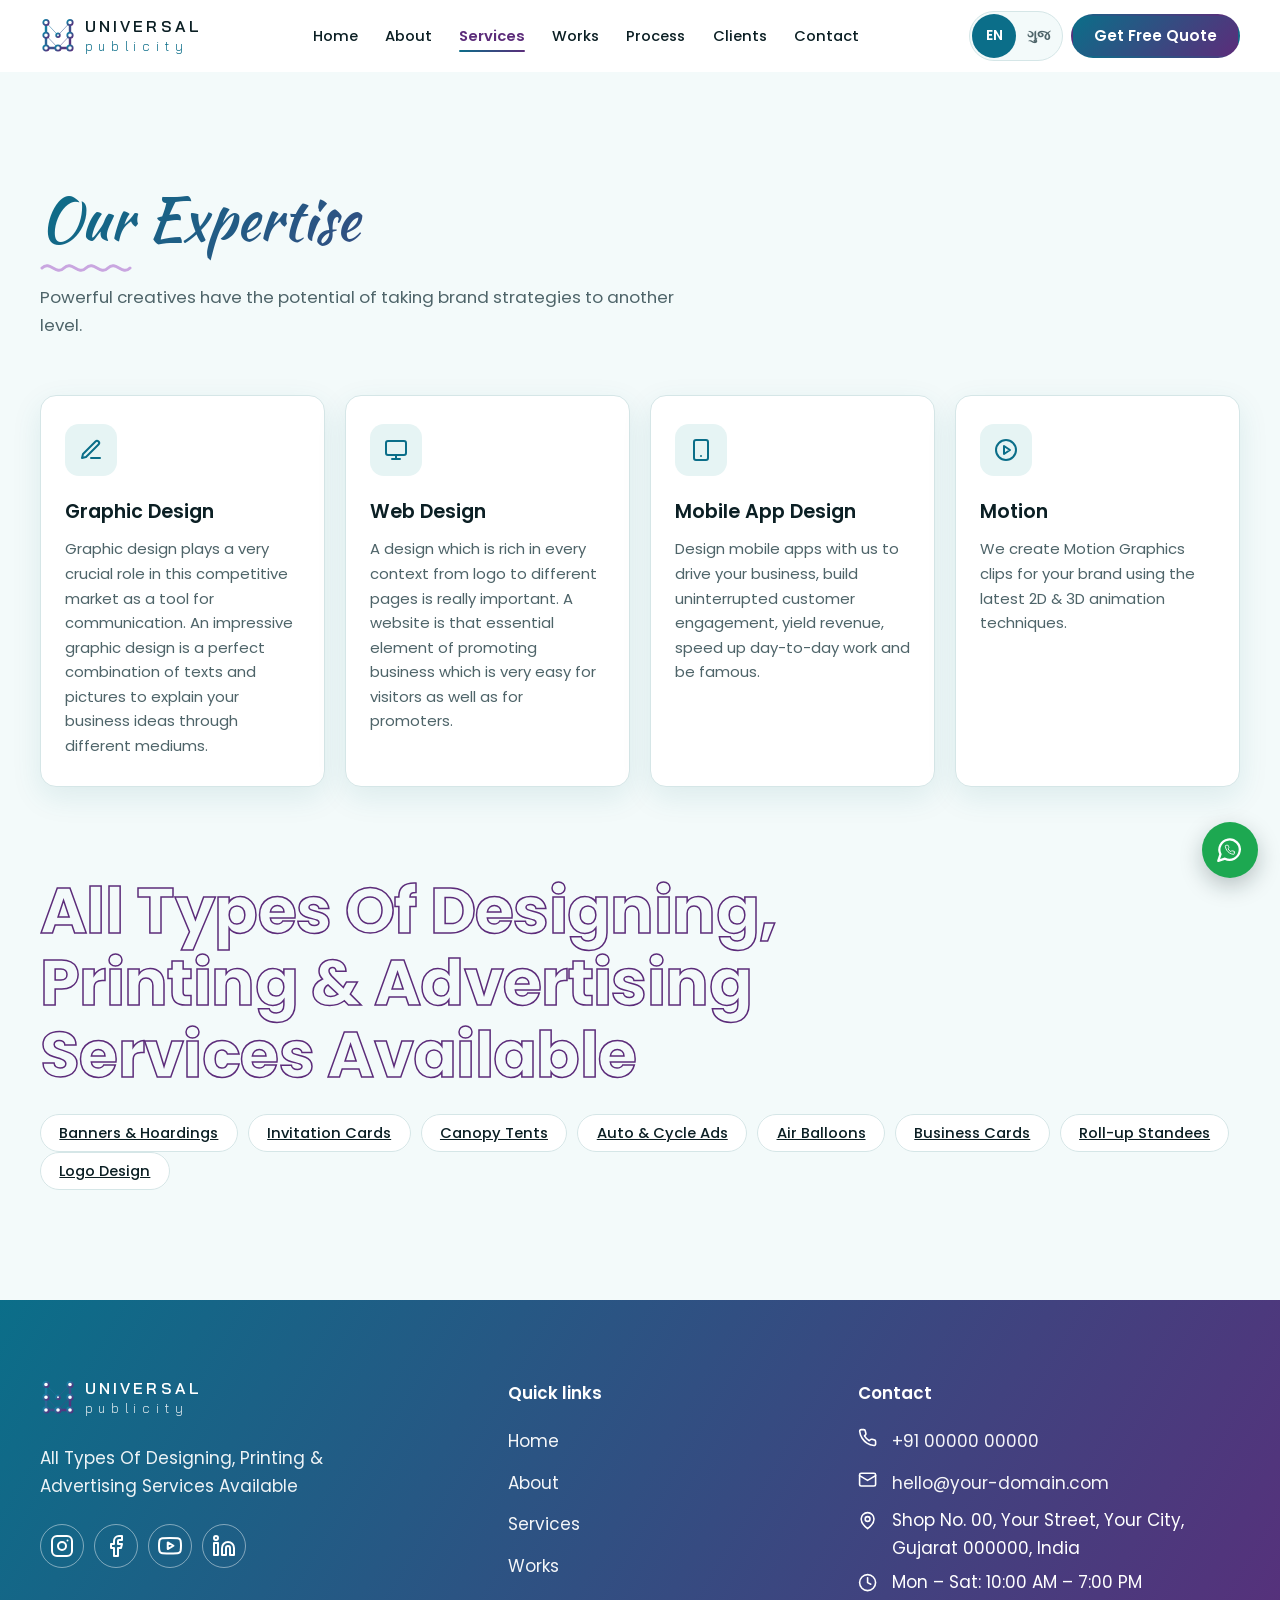
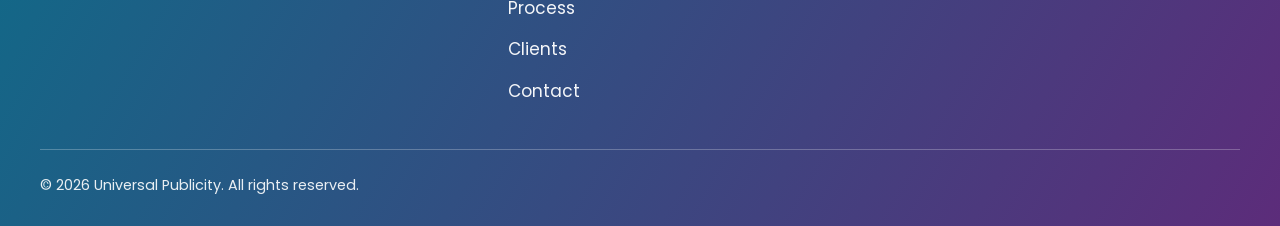
<file: services.html>
<!DOCTYPE html>
<html lang="en">
<head>
  <meta charset="utf-8">
  <meta name="viewport" content="width=device-width, initial-scale=1">

  <title>Our Services | Universal Publicity</title>
  <meta name="description" content="Graphic design, web design, mobile app design and motion graphics — explore all the design, printing and advertising services Universal Publicity offers.">
  <link rel="canonical" href="https://www.your-domain.com/"><!-- REPLACE with your real domain -->
  <meta name="theme-color" content="#2F7378">

  <!-- Open Graph / Twitter (REPLACE the domain and add assets/og-image.jpg, 1200x630) -->
  <meta property="og:type" content="website">
  <meta property="og:site_name" content="Universal Publicity">
  <meta property="og:title" content="Universal Publicity | Design, Printing &amp; Advertising">
  <meta property="og:description" content="Powerful creatives that take your brand to another level. Design, printing and advertising under one roof.">
  <meta property="og:url" content="https://www.your-domain.com/">
  <meta property="og:image" content="https://www.your-domain.com/assets/og-image.jpg">
  <meta name="twitter:card" content="summary_large_image">
  <meta name="twitter:title" content="Universal Publicity | Design, Printing &amp; Advertising">
  <meta name="twitter:description" content="Powerful creatives that take your brand to another level.">
  <meta name="twitter:image" content="https://www.your-domain.com/assets/og-image.jpg">

  <!-- Favicon (inline SVG of the "U" mark) -->
  <link rel="icon" href="data:image/svg+xml,%3Csvg xmlns='http://www.w3.org/2000/svg' viewBox='0 0 48 48'%3E%3Cpath d='M8 6v34h32V6' fill='none' stroke='%23146C71' stroke-width='6' stroke-linejoin='round' stroke-linecap='round'/%3E%3C/svg%3E">

  <!-- Google Fonts (the only external resource) -->
  <link rel="preconnect" href="https://fonts.googleapis.com">
  <link rel="preconnect" href="https://fonts.gstatic.com" crossorigin>
  <link href="https://fonts.googleapis.com/css2?family=Bai+Jamjuree:wght@300;600&family=Kaushan+Script&family=Noto+Sans+Gujarati:wght@400;500;600;700&family=Poppins:ital,wght@0,400;0,500;0,600;0,700;1,500&display=swap" rel="stylesheet">

  <link rel="stylesheet" href="css/common.css">
  <link rel="stylesheet" href="css/services.css">

  <!-- Runs before first paint: enables scroll-reveal styles and restores the saved language -->
  <script>
    document.documentElement.classList.add('js');
    try { if (localStorage.getItem('up_lang') === 'gu') { document.documentElement.lang = 'gu'; } } catch (e) {}
  </script>

  <script src="js/data.js" defer></script>
  <script src="js/i18n.js" defer></script>
  <script src="js/main.js" defer></script>

  <!-- Google Analytics 4 (uncomment and replace G-XXXXXXXXXX)
  <script async src="https://www.googletagmanager.com/gtag/js?id=G-XXXXXXXXXX"></script>
  <script>
    window.dataLayer = window.dataLayer || [];
    function gtag(){dataLayer.push(arguments);}
    gtag('js', new Date());
    gtag('config', 'G-XXXXXXXXXX');
  </script>
  -->

  <!-- Structured data. REPLACE every placeholder value. -->
  <script type="application/ld+json">
  {
    "@context": "https://schema.org",
    "@type": "LocalBusiness",
    "name": "Universal Publicity",
    "description": "Design, printing and advertising agency: logos, business cards, banners, invitation cards, canopies, auto and cycle ads, air balloons and roll-up standees.",
    "url": "https://www.your-domain.com/",
    "image": "https://www.your-domain.com/assets/og-image.jpg",
    "telephone": "+91-00000-00000",
    "email": "hello@your-domain.com",
    "address": {
      "@type": "PostalAddress",
      "streetAddress": "Shop No. 00, Your Street",
      "addressLocality": "Your City",
      "addressRegion": "Gujarat",
      "postalCode": "000000",
      "addressCountry": "IN"
    },
    "openingHours": "Mo-Sa 10:00-19:00",
    "sameAs": [
      "https://www.instagram.com/",
      "https://www.facebook.com/",
      "https://www.youtube.com/",
      "https://www.linkedin.com/"
    ]
  }
  </script>
</head>

<body>
  <!-- ======================= SVG ICON SPRITE ======================= -->
  <svg width="0" height="0" style="position:absolute" aria-hidden="true" focusable="false">
    <defs>
      <!-- Brand mark: a square "U" built from connected nodes and lines -->
      <linearGradient id="brand-grad" x1="0" y1="0" x2="1" y2="1">
        <stop offset="0" stop-color="#0E88A8"/>
        <stop offset="1" stop-color="#5C2C7A"/>
      </linearGradient>
      <symbol id="logo-mark" viewBox="0 0 48 48">
        <g fill="none" stroke="url(#brand-grad)" stroke-linecap="round" stroke-linejoin="round">
          <path d="M8 6v34h32V6" stroke-width="3.2"/>
          <path d="M8 6l16 17 16-17M8 23l16 17 16-17" stroke-width="1.3" opacity=".55"/>
        </g>
        <g fill="#fff" stroke="url(#brand-grad)" stroke-width="2.4">
          <circle cx="8" cy="6" r="3.6"/><circle cx="8" cy="23" r="3.6"/><circle cx="8" cy="40" r="3.6"/>
          <circle cx="24" cy="40" r="3.6"/><circle cx="40" cy="40" r="3.6"/><circle cx="40" cy="23" r="3.6"/>
          <circle cx="40" cy="6" r="3.6"/><circle cx="24" cy="23" r="2.4"/>
        </g>
      </symbol>

      <!-- Registration mark (printing motif) -->
      <symbol id="reg-mark" viewBox="0 0 40 40">
        <g fill="none" stroke="currentColor" stroke-width="1.5"><circle cx="20" cy="20" r="9"/><circle cx="20" cy="20" r="2.5"/><path d="M20 2v36M2 20h36"/></g>
      </symbol>

      <symbol id="i-menu" viewBox="0 0 24 24"><path d="M4 6h16M4 12h16M4 18h16"/></symbol>
      <symbol id="i-close" viewBox="0 0 24 24"><path d="M6 6l12 12M18 6L6 18"/></symbol>
      <symbol id="i-arrow" viewBox="0 0 24 24"><path d="M5 12h14M13 6l6 6-6 6"/></symbol>
      <symbol id="i-left" viewBox="0 0 24 24"><path d="M15 6l-6 6 6 6"/></symbol>
      <symbol id="i-right" viewBox="0 0 24 24"><path d="M9 6l6 6-6 6"/></symbol>
      <symbol id="i-up" viewBox="0 0 24 24"><path d="M12 19V5M6 11l6-6 6 6"/></symbol>
      <symbol id="i-phone" viewBox="0 0 24 24"><path d="M22 16.92v3a2 2 0 0 1-2.18 2 19.79 19.79 0 0 1-8.63-3.07 19.5 19.5 0 0 1-6-6 19.79 19.79 0 0 1-3.07-8.67A2 2 0 0 1 4.11 2h3a2 2 0 0 1 2 1.72 12.84 12.84 0 0 0 .7 2.81 2 2 0 0 1-.45 2.11L8.09 9.91a16 16 0 0 0 6 6l1.27-1.27a2 2 0 0 1 2.11-.45 12.84 12.84 0 0 0 2.81.7A2 2 0 0 1 22 16.92z"/></symbol>
      <symbol id="i-mail" viewBox="0 0 24 24"><rect x="2" y="4" width="20" height="16" rx="2"/><path d="M22 7l-10 6L2 7"/></symbol>
      <symbol id="i-pin" viewBox="0 0 24 24"><path d="M20 10c0 6-8 12-8 12S4 16 4 10a8 8 0 0 1 16 0z"/><circle cx="12" cy="10" r="3"/></symbol>
      <symbol id="i-clock" viewBox="0 0 24 24"><circle cx="12" cy="12" r="10"/><path d="M12 6v6l4 2"/></symbol>
      <symbol id="i-whatsapp" viewBox="0 0 24 24"><path d="M7.9 20A9 9 0 1 0 4 16.1L2 22z"/><path transform="translate(7.4 7.4) scale(.4)" d="M22 16.92v3a2 2 0 0 1-2.18 2 19.79 19.79 0 0 1-8.63-3.07 19.5 19.5 0 0 1-6-6 19.79 19.79 0 0 1-3.07-8.67A2 2 0 0 1 4.11 2h3a2 2 0 0 1 2 1.72 12.84 12.84 0 0 0 .7 2.81 2 2 0 0 1-.45 2.11L8.09 9.91a16 16 0 0 0 6 6l1.27-1.27a2 2 0 0 1 2.11-.45 12.84 12.84 0 0 0 2.81.7A2 2 0 0 1 22 16.92z"/></symbol>
      <symbol id="i-instagram" viewBox="0 0 24 24"><rect x="2" y="2" width="20" height="20" rx="5"/><circle cx="12" cy="12" r="4"/><path d="M17.5 6.5h.01"/></symbol>
      <symbol id="i-facebook" viewBox="0 0 24 24"><path d="M18 2h-3a5 5 0 0 0-5 5v3H7v4h3v8h4v-8h3l1-4h-4V7a1 1 0 0 1 1-1h3z"/></symbol>
      <symbol id="i-youtube" viewBox="0 0 24 24"><path d="M22.54 6.42a2.78 2.78 0 0 0-1.94-2C18.88 4 12 4 12 4s-6.88 0-8.6.46a2.78 2.78 0 0 0-1.94 2A29 29 0 0 0 1 11.75a29 29 0 0 0 .46 5.33A2.78 2.78 0 0 0 3.4 19c1.72.46 8.6.46 8.6.46s6.88 0 8.6-.46a2.78 2.78 0 0 0 1.94-2 29 29 0 0 0 .46-5.25 29 29 0 0 0-.46-5.33z"/><path d="M9.75 15.02l5.75-3.27-5.75-3.27z"/></symbol>
      <symbol id="i-linkedin" viewBox="0 0 24 24"><path d="M16 8a6 6 0 0 1 6 6v7h-4v-7a2 2 0 0 0-2-2 2 2 0 0 0-2 2v7h-4v-7a6 6 0 0 1 6-6z"/><rect x="2" y="9" width="4" height="12"/><circle cx="4" cy="4" r="2"/></symbol>
      <symbol id="i-layers" viewBox="0 0 24 24"><path d="M12 2L2 7l10 5 10-5z"/><path d="M2 17l10 5 10-5M2 12l10 5 10-5"/></symbol>
      <symbol id="i-target" viewBox="0 0 24 24"><circle cx="12" cy="12" r="10"/><circle cx="12" cy="12" r="6"/><circle cx="12" cy="12" r="2"/></symbol>
      <symbol id="i-zap" viewBox="0 0 24 24"><path d="M13 2L3 14h9l-1 8 10-12h-9z"/></symbol>
      <symbol id="i-pen" viewBox="0 0 24 24"><path d="M12 20h9"/><path d="M16.5 3.5a2.12 2.12 0 0 1 3 3L7 19l-4 1 1-4z"/></symbol>
      <symbol id="i-monitor" viewBox="0 0 24 24"><rect x="2" y="3" width="20" height="14" rx="2"/><path d="M8 21h8M12 17v4"/></symbol>
      <symbol id="i-phone-ui" viewBox="0 0 24 24"><rect x="5" y="2" width="14" height="20" rx="2"/><path d="M12 18h.01"/></symbol>
      <symbol id="i-play" viewBox="0 0 24 24"><circle cx="12" cy="12" r="10"/><path d="M10 8l6 4-6 4z"/></symbol>
    </defs>
  </svg>

  <a class="skip-link" href="#main" data-i18n="skip">Skip to main content</a>

  <!-- Scroll progress -->
  <div class="progress" aria-hidden="true"><div class="progress__bar" id="progress-bar"></div></div>

  <!-- ======================= HEADER ======================= -->
  <header class="site-header" id="site-header">
    <div class="container header__inner">
      <a class="logo" href="index.html" aria-label="Universal Publicity, home">
        <svg class="logo__mark" aria-hidden="true" focusable="false"><use href="#logo-mark"/></svg>
        <span class="logo__text">
          <span class="logo__name">UNIVERSAL</span>
          <span class="logo__sub">publicity</span>
        </span>
      </a>

      <div class="nav-backdrop" id="nav-backdrop"></div>
      <nav class="nav" id="site-nav" data-i18n-aria-label="nav.label" aria-label="Main navigation">
        <ul class="nav__list">
          <li><a class="nav__link" data-nav href="index.html" data-i18n="nav.home">Home</a></li>
          <li><a class="nav__link" data-nav href="about.html" data-i18n="nav.about">About</a></li>
          <li><a class="nav__link" data-nav href="services.html" data-i18n="nav.services">Services</a></li>
          <li><a class="nav__link" data-nav href="works.html" data-i18n="nav.works">Works</a></li>
          <li><a class="nav__link" data-nav href="process.html" data-i18n="nav.process">Process</a></li>
          <li><a class="nav__link" data-nav href="clients.html" data-i18n="nav.clients">Clients</a></li>
          <li><a class="nav__link" data-nav href="contact.html" data-i18n="nav.contact">Contact</a></li>
        </ul>
        <a class="btn btn--primary nav__quote" href="contact.html"><span data-i18n="cta.quote">Get Free Quote</span></a>
      </nav>

      <div class="header__actions">
        <div class="lang" role="group" data-i18n-aria-label="lang.label" aria-label="Language">
          <button type="button" data-lang="en" aria-pressed="true">EN</button>
          <button type="button" data-lang="gu" aria-pressed="false" lang="gu">ગુજ</button>
        </div>
        <a class="btn btn--primary header__quote" href="contact.html"><span data-i18n="cta.quote">Get Free Quote</span></a>
        <button class="menu-btn" id="menu-btn" type="button" aria-expanded="false" aria-controls="site-nav" data-i18n-aria-label="menu.open" aria-label="Open menu">
          <svg class="icon icon--open" aria-hidden="true" focusable="false"><use href="#i-menu"/></svg>
          <svg class="icon icon--close" aria-hidden="true" focusable="false"><use href="#i-close"/></svg>
        </button>
      </div>
    </div>
  </header>

  <main id="main">

    <!-- ======================= SERVICES ======================= -->
    <section class="section section--soft" id="services">
      <div class="container">
        <div class="section-head reveal">
          <h2 class="section-title" data-i18n="services.title">Our Expertise</h2>
          <p class="section-sub" data-i18n="services.sub">Powerful creatives have the potential of taking brand strategies to another level.</p>
        </div>

        <div class="services">
          <article class="service reveal">
            <span class="icon-tile"><svg class="icon" aria-hidden="true" focusable="false"><use href="#i-pen"/></svg></span>
            <h3 data-i18n="s1.t">Graphic Design</h3>
            <p data-i18n="s1.d">Graphic design plays a very crucial role in this competitive market as a tool for communication. An impressive graphic design is a perfect combination of texts and pictures to explain your business ideas through different mediums.</p>
          </article>
          <article class="service reveal" style="--d:.08s">
            <span class="icon-tile"><svg class="icon" aria-hidden="true" focusable="false"><use href="#i-monitor"/></svg></span>
            <h3 data-i18n="s2.t">Web Design</h3>
            <p data-i18n="s2.d">A design which is rich in every context from logo to different pages is really important. A website is that essential element of promoting business which is very easy for visitors as well as for promoters.</p>
          </article>
          <article class="service reveal" style="--d:.16s">
            <span class="icon-tile"><svg class="icon" aria-hidden="true" focusable="false"><use href="#i-phone-ui"/></svg></span>
            <h3 data-i18n="s3.t">Mobile App Design</h3>
            <p data-i18n="s3.d">Design mobile apps with us to drive your business, build uninterrupted customer engagement, yield revenue, speed up day-to-day work and be famous.</p>
          </article>
          <article class="service reveal" style="--d:.24s">
            <span class="icon-tile"><svg class="icon" aria-hidden="true" focusable="false"><use href="#i-play"/></svg></span>
            <h3 data-i18n="s4.t">Motion</h3>
            <p data-i18n="s4.d">We create Motion Graphics clips for your brand using the latest 2D &amp; 3D animation techniques.</p>
          </article>
        </div>

        <p class="outline-text reveal" data-i18n="services.statement">All Types Of Designing, Printing &amp; Advertising Services Available</p>

        <ul class="chips" id="service-chips" data-i18n-aria-label="services.chipsLabel" aria-label="Jump to a category in our works">
          <li><a class="chip" href="works.html?cat=banner-media" data-i18n="chip.banner-media">Banners &amp; Hoardings</a></li>
          <li><a class="chip" href="works.html?cat=invitation-card" data-i18n="chip.invitation-card">Invitation Cards</a></li>
          <li><a class="chip" href="works.html?cat=canopy-tent" data-i18n="chip.canopy-tent">Canopy Tents</a></li>
          <li><a class="chip" href="works.html?cat=auto-cycle-ads" data-i18n="chip.auto-cycle-ads">Auto &amp; Cycle Ads</a></li>
          <li><a class="chip" href="works.html?cat=air-balloon" data-i18n="chip.air-balloon">Air Balloons</a></li>
          <li><a class="chip" href="works.html?cat=business-card" data-i18n="chip.business-card">Business Cards</a></li>
          <li><a class="chip" href="works.html?cat=rollup-standee" data-i18n="chip.rollup-standee">Roll-up Standees</a></li>
          <li><a class="chip" href="works.html?cat=logo" data-i18n="chip.logo">Logo Design</a></li>
        </ul>
      </div>
    </section>

      </main>

<!-- ======================= FOOTER ======================= -->
  <footer class="footer on-dark">
    <div class="container footer__grid">
      <div class="footer__brand">
        <a class="logo" href="index.html" aria-label="Universal Publicity, back to top">
          <svg class="logo__mark" aria-hidden="true" focusable="false"><use href="#logo-mark"/></svg>
          <span class="logo__text"><span class="logo__name">UNIVERSAL</span><span class="logo__sub">publicity</span></span>
        </a>
        <p class="footer__tagline" data-i18n="footer.tagline">All Types Of Designing, Printing &amp; Advertising Services Available</p>
        <div class="social">
          <a data-social="instagram" href="#" target="_blank" rel="noopener" aria-label="Instagram"><svg class="icon" aria-hidden="true" focusable="false"><use href="#i-instagram"/></svg></a>
          <a data-social="facebook" href="#" target="_blank" rel="noopener" aria-label="Facebook"><svg class="icon" aria-hidden="true" focusable="false"><use href="#i-facebook"/></svg></a>
          <a data-social="youtube" href="#" target="_blank" rel="noopener" aria-label="YouTube"><svg class="icon" aria-hidden="true" focusable="false"><use href="#i-youtube"/></svg></a>
          <a data-social="linkedin" href="#" target="_blank" rel="noopener" aria-label="LinkedIn"><svg class="icon" aria-hidden="true" focusable="false"><use href="#i-linkedin"/></svg></a>
        </div>
      </div>

      <nav class="footer__col" aria-labelledby="footer-links-title">
        <h2 class="footer__title" id="footer-links-title" data-i18n="footer.links">Quick links</h2>
        <ul>
          <li><a href="index.html" data-i18n="nav.home">Home</a></li>
          <li><a href="about.html" data-i18n="nav.about">About</a></li>
          <li><a href="services.html" data-i18n="nav.services">Services</a></li>
          <li><a href="works.html" data-i18n="nav.works">Works</a></li>
          <li><a href="process.html" data-i18n="nav.process">Process</a></li>
          <li><a href="clients.html" data-i18n="nav.clients">Clients</a></li>
          <li><a href="contact.html" data-i18n="nav.contact">Contact</a></li>
        </ul>
      </nav>

      <div class="footer__col">
        <h2 class="footer__title" data-i18n="footer.contact">Contact</h2>
        <ul class="footer__contact">
          <li><svg class="icon" aria-hidden="true" focusable="false"><use href="#i-phone"/></svg><a data-site-link="tel" data-site-text="phoneDisplay" href="tel:">+91 00000 00000</a></li>
          <li><svg class="icon" aria-hidden="true" focusable="false"><use href="#i-mail"/></svg><a data-site-link="mail" data-site-text="email" href="mailto:">hello@your-domain.com</a></li>
          <li><svg class="icon" aria-hidden="true" focusable="false"><use href="#i-pin"/></svg><span data-site-text="address">Shop No. 00, Your Street, Your City, Gujarat</span></li>
          <li><svg class="icon" aria-hidden="true" focusable="false"><use href="#i-clock"/></svg><span data-site-text="hours">Mon – Sat: 10:00 AM – 7:00 PM</span></li>
        </ul>
      </div>
    </div>
    <div class="container footer__bottom">
      <!-- The year is filled in automatically -->
      <p data-i18n="footer.rights">© 2026 Universal Publicity. All rights reserved.</p>
    </div>
  </footer>

  <!-- ======================= FLOATING BUTTONS ======================= -->
  <div class="fab-stack">
    <a class="fab fab--wa" data-wa href="#" target="_blank" rel="noopener" data-i18n-aria-label="fab.whatsapp" aria-label="Chat on WhatsApp"><svg class="icon" aria-hidden="true" focusable="false"><use href="#i-whatsapp"/></svg></a>
    <a class="fab fab--call" data-site-link="tel" href="tel:" data-i18n-aria-label="fab.call" aria-label="Call us"><svg class="icon" aria-hidden="true" focusable="false"><use href="#i-phone"/></svg></a>
  </div>
  <button type="button" class="to-top" id="to-top" data-i18n-aria-label="top" aria-label="Back to top"><svg class="icon" aria-hidden="true" focusable="false"><use href="#i-up"/></svg></button>

  <!-- ======================= LIGHTBOX ======================= -->
  <div class="lightbox" id="lightbox" role="dialog" aria-modal="true" data-i18n-aria-label="lb.label" aria-label="Work viewer" hidden>
    <div class="lightbox__backdrop" data-lb-close></div>
    <button type="button" class="lb-btn lb-close" id="lb-close" data-i18n-aria-label="lb.close" aria-label="Close viewer"><svg class="icon" aria-hidden="true" focusable="false"><use href="#i-close"/></svg></button>
    <button type="button" class="lb-btn lb-prev" id="lb-prev" data-i18n-aria-label="lb.prev" aria-label="Previous work"><svg class="icon" aria-hidden="true" focusable="false"><use href="#i-left"/></svg></button>
    <button type="button" class="lb-btn lb-next" id="lb-next" data-i18n-aria-label="lb.next" aria-label="Next work"><svg class="icon" aria-hidden="true" focusable="false"><use href="#i-right"/></svg></button>
    <figure class="lightbox__figure">
      <img id="lb-img" alt="">
      <figcaption>
        <strong id="lb-title"></strong>
        <span id="lb-meta"></span>
        <span id="lb-count" class="lb-count"></span>
      </figcaption>
    </figure>
  </div>
</body>
</html>
</file>
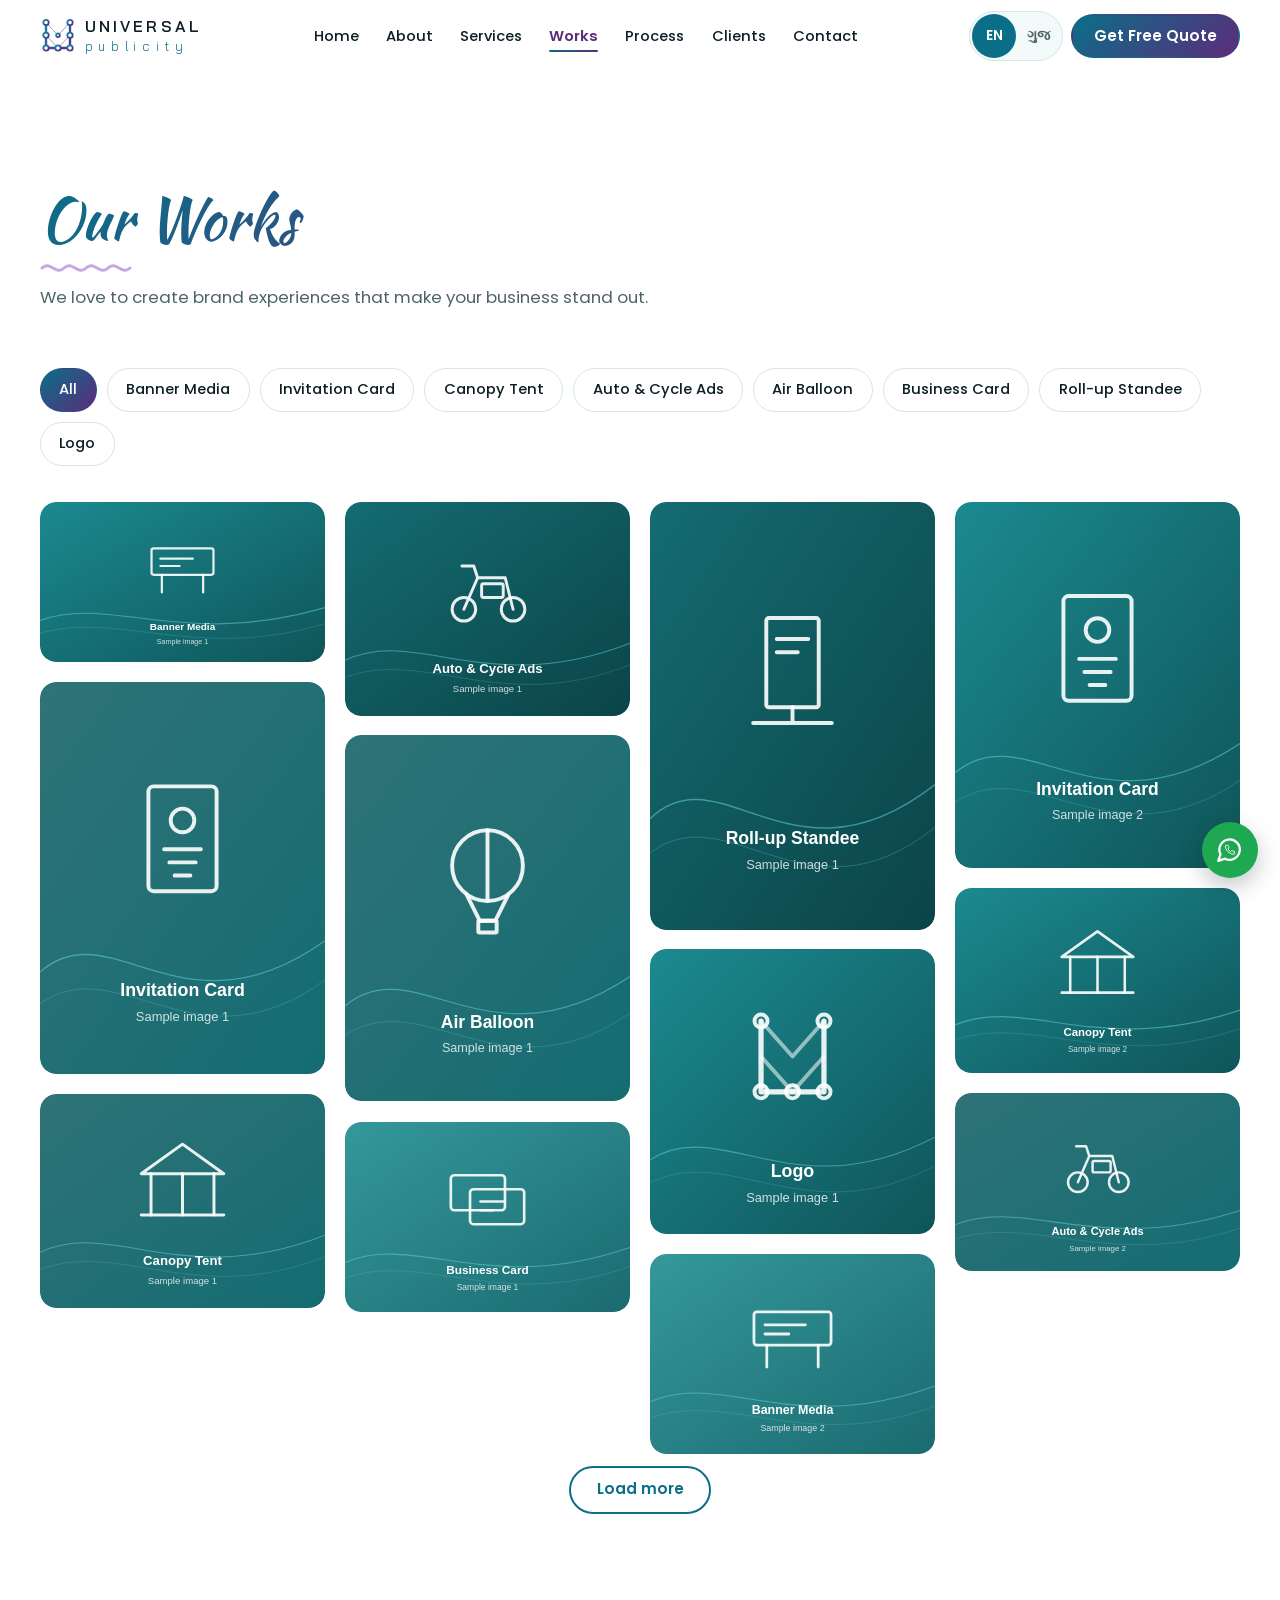
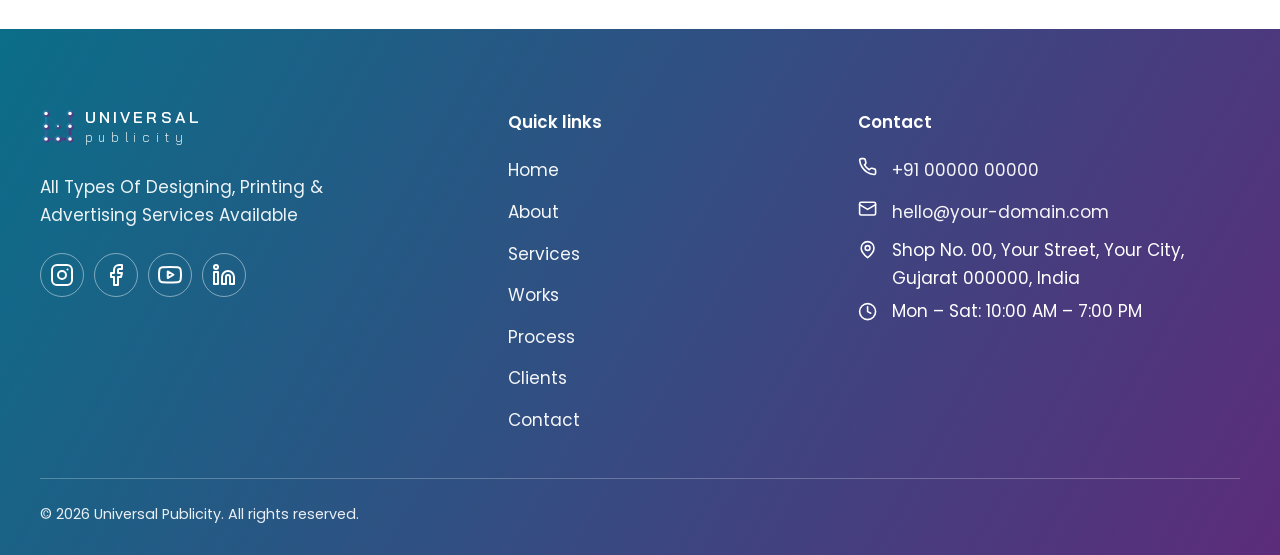
<file: works.html>
<!DOCTYPE html>
<html lang="en">
<head>
  <meta charset="utf-8">
  <meta name="viewport" content="width=device-width, initial-scale=1">

  <title>Our Works | Universal Publicity</title>
  <meta name="description" content="Browse our portfolio: banners, invitation cards, canopy tents, auto and cycle ads, air balloons, business cards, roll-up standees and logo designs.">
  <link rel="canonical" href="https://www.your-domain.com/"><!-- REPLACE with your real domain -->
  <meta name="theme-color" content="#2F7378">

  <!-- Open Graph / Twitter (REPLACE the domain and add assets/og-image.jpg, 1200x630) -->
  <meta property="og:type" content="website">
  <meta property="og:site_name" content="Universal Publicity">
  <meta property="og:title" content="Universal Publicity | Design, Printing &amp; Advertising">
  <meta property="og:description" content="Powerful creatives that take your brand to another level. Design, printing and advertising under one roof.">
  <meta property="og:url" content="https://www.your-domain.com/">
  <meta property="og:image" content="https://www.your-domain.com/assets/og-image.jpg">
  <meta name="twitter:card" content="summary_large_image">
  <meta name="twitter:title" content="Universal Publicity | Design, Printing &amp; Advertising">
  <meta name="twitter:description" content="Powerful creatives that take your brand to another level.">
  <meta name="twitter:image" content="https://www.your-domain.com/assets/og-image.jpg">

  <!-- Favicon (inline SVG of the "U" mark) -->
  <link rel="icon" href="data:image/svg+xml,%3Csvg xmlns='http://www.w3.org/2000/svg' viewBox='0 0 48 48'%3E%3Cpath d='M8 6v34h32V6' fill='none' stroke='%23146C71' stroke-width='6' stroke-linejoin='round' stroke-linecap='round'/%3E%3C/svg%3E">

  <!-- Google Fonts (the only external resource) -->
  <link rel="preconnect" href="https://fonts.googleapis.com">
  <link rel="preconnect" href="https://fonts.gstatic.com" crossorigin>
  <link href="https://fonts.googleapis.com/css2?family=Bai+Jamjuree:wght@300;600&family=Kaushan+Script&family=Noto+Sans+Gujarati:wght@400;500;600;700&family=Poppins:ital,wght@0,400;0,500;0,600;0,700;1,500&display=swap" rel="stylesheet">

  <link rel="stylesheet" href="css/common.css">
  <link rel="stylesheet" href="css/works.css">

  <!-- Runs before first paint: enables scroll-reveal styles and restores the saved language -->
  <script>
    document.documentElement.classList.add('js');
    try { if (localStorage.getItem('up_lang') === 'gu') { document.documentElement.lang = 'gu'; } } catch (e) {}
  </script>

  <script src="js/data.js" defer></script>
  <script src="js/i18n.js" defer></script>
  <script src="js/main.js" defer></script>

  <!-- Google Analytics 4 (uncomment and replace G-XXXXXXXXXX)
  <script async src="https://www.googletagmanager.com/gtag/js?id=G-XXXXXXXXXX"></script>
  <script>
    window.dataLayer = window.dataLayer || [];
    function gtag(){dataLayer.push(arguments);}
    gtag('js', new Date());
    gtag('config', 'G-XXXXXXXXXX');
  </script>
  -->

  <!-- Structured data. REPLACE every placeholder value. -->
  <script type="application/ld+json">
  {
    "@context": "https://schema.org",
    "@type": "LocalBusiness",
    "name": "Universal Publicity",
    "description": "Design, printing and advertising agency: logos, business cards, banners, invitation cards, canopies, auto and cycle ads, air balloons and roll-up standees.",
    "url": "https://www.your-domain.com/",
    "image": "https://www.your-domain.com/assets/og-image.jpg",
    "telephone": "+91-00000-00000",
    "email": "hello@your-domain.com",
    "address": {
      "@type": "PostalAddress",
      "streetAddress": "Shop No. 00, Your Street",
      "addressLocality": "Your City",
      "addressRegion": "Gujarat",
      "postalCode": "000000",
      "addressCountry": "IN"
    },
    "openingHours": "Mo-Sa 10:00-19:00",
    "sameAs": [
      "https://www.instagram.com/",
      "https://www.facebook.com/",
      "https://www.youtube.com/",
      "https://www.linkedin.com/"
    ]
  }
  </script>
</head>

<body>
  <!-- ======================= SVG ICON SPRITE ======================= -->
  <svg width="0" height="0" style="position:absolute" aria-hidden="true" focusable="false">
    <defs>
      <!-- Brand mark: a square "U" built from connected nodes and lines -->
      <linearGradient id="brand-grad" x1="0" y1="0" x2="1" y2="1">
        <stop offset="0" stop-color="#0E88A8"/>
        <stop offset="1" stop-color="#5C2C7A"/>
      </linearGradient>
      <symbol id="logo-mark" viewBox="0 0 48 48">
        <g fill="none" stroke="url(#brand-grad)" stroke-linecap="round" stroke-linejoin="round">
          <path d="M8 6v34h32V6" stroke-width="3.2"/>
          <path d="M8 6l16 17 16-17M8 23l16 17 16-17" stroke-width="1.3" opacity=".55"/>
        </g>
        <g fill="#fff" stroke="url(#brand-grad)" stroke-width="2.4">
          <circle cx="8" cy="6" r="3.6"/><circle cx="8" cy="23" r="3.6"/><circle cx="8" cy="40" r="3.6"/>
          <circle cx="24" cy="40" r="3.6"/><circle cx="40" cy="40" r="3.6"/><circle cx="40" cy="23" r="3.6"/>
          <circle cx="40" cy="6" r="3.6"/><circle cx="24" cy="23" r="2.4"/>
        </g>
      </symbol>

      <!-- Registration mark (printing motif) -->
      <symbol id="reg-mark" viewBox="0 0 40 40">
        <g fill="none" stroke="currentColor" stroke-width="1.5"><circle cx="20" cy="20" r="9"/><circle cx="20" cy="20" r="2.5"/><path d="M20 2v36M2 20h36"/></g>
      </symbol>

      <symbol id="i-menu" viewBox="0 0 24 24"><path d="M4 6h16M4 12h16M4 18h16"/></symbol>
      <symbol id="i-close" viewBox="0 0 24 24"><path d="M6 6l12 12M18 6L6 18"/></symbol>
      <symbol id="i-arrow" viewBox="0 0 24 24"><path d="M5 12h14M13 6l6 6-6 6"/></symbol>
      <symbol id="i-left" viewBox="0 0 24 24"><path d="M15 6l-6 6 6 6"/></symbol>
      <symbol id="i-right" viewBox="0 0 24 24"><path d="M9 6l6 6-6 6"/></symbol>
      <symbol id="i-up" viewBox="0 0 24 24"><path d="M12 19V5M6 11l6-6 6 6"/></symbol>
      <symbol id="i-phone" viewBox="0 0 24 24"><path d="M22 16.92v3a2 2 0 0 1-2.18 2 19.79 19.79 0 0 1-8.63-3.07 19.5 19.5 0 0 1-6-6 19.79 19.79 0 0 1-3.07-8.67A2 2 0 0 1 4.11 2h3a2 2 0 0 1 2 1.72 12.84 12.84 0 0 0 .7 2.81 2 2 0 0 1-.45 2.11L8.09 9.91a16 16 0 0 0 6 6l1.27-1.27a2 2 0 0 1 2.11-.45 12.84 12.84 0 0 0 2.81.7A2 2 0 0 1 22 16.92z"/></symbol>
      <symbol id="i-mail" viewBox="0 0 24 24"><rect x="2" y="4" width="20" height="16" rx="2"/><path d="M22 7l-10 6L2 7"/></symbol>
      <symbol id="i-pin" viewBox="0 0 24 24"><path d="M20 10c0 6-8 12-8 12S4 16 4 10a8 8 0 0 1 16 0z"/><circle cx="12" cy="10" r="3"/></symbol>
      <symbol id="i-clock" viewBox="0 0 24 24"><circle cx="12" cy="12" r="10"/><path d="M12 6v6l4 2"/></symbol>
      <symbol id="i-whatsapp" viewBox="0 0 24 24"><path d="M7.9 20A9 9 0 1 0 4 16.1L2 22z"/><path transform="translate(7.4 7.4) scale(.4)" d="M22 16.92v3a2 2 0 0 1-2.18 2 19.79 19.79 0 0 1-8.63-3.07 19.5 19.5 0 0 1-6-6 19.79 19.79 0 0 1-3.07-8.67A2 2 0 0 1 4.11 2h3a2 2 0 0 1 2 1.72 12.84 12.84 0 0 0 .7 2.81 2 2 0 0 1-.45 2.11L8.09 9.91a16 16 0 0 0 6 6l1.27-1.27a2 2 0 0 1 2.11-.45 12.84 12.84 0 0 0 2.81.7A2 2 0 0 1 22 16.92z"/></symbol>
      <symbol id="i-instagram" viewBox="0 0 24 24"><rect x="2" y="2" width="20" height="20" rx="5"/><circle cx="12" cy="12" r="4"/><path d="M17.5 6.5h.01"/></symbol>
      <symbol id="i-facebook" viewBox="0 0 24 24"><path d="M18 2h-3a5 5 0 0 0-5 5v3H7v4h3v8h4v-8h3l1-4h-4V7a1 1 0 0 1 1-1h3z"/></symbol>
      <symbol id="i-youtube" viewBox="0 0 24 24"><path d="M22.54 6.42a2.78 2.78 0 0 0-1.94-2C18.88 4 12 4 12 4s-6.88 0-8.6.46a2.78 2.78 0 0 0-1.94 2A29 29 0 0 0 1 11.75a29 29 0 0 0 .46 5.33A2.78 2.78 0 0 0 3.4 19c1.72.46 8.6.46 8.6.46s6.88 0 8.6-.46a2.78 2.78 0 0 0 1.94-2 29 29 0 0 0 .46-5.25 29 29 0 0 0-.46-5.33z"/><path d="M9.75 15.02l5.75-3.27-5.75-3.27z"/></symbol>
      <symbol id="i-linkedin" viewBox="0 0 24 24"><path d="M16 8a6 6 0 0 1 6 6v7h-4v-7a2 2 0 0 0-2-2 2 2 0 0 0-2 2v7h-4v-7a6 6 0 0 1 6-6z"/><rect x="2" y="9" width="4" height="12"/><circle cx="4" cy="4" r="2"/></symbol>
      <symbol id="i-layers" viewBox="0 0 24 24"><path d="M12 2L2 7l10 5 10-5z"/><path d="M2 17l10 5 10-5M2 12l10 5 10-5"/></symbol>
      <symbol id="i-target" viewBox="0 0 24 24"><circle cx="12" cy="12" r="10"/><circle cx="12" cy="12" r="6"/><circle cx="12" cy="12" r="2"/></symbol>
      <symbol id="i-zap" viewBox="0 0 24 24"><path d="M13 2L3 14h9l-1 8 10-12h-9z"/></symbol>
      <symbol id="i-pen" viewBox="0 0 24 24"><path d="M12 20h9"/><path d="M16.5 3.5a2.12 2.12 0 0 1 3 3L7 19l-4 1 1-4z"/></symbol>
      <symbol id="i-monitor" viewBox="0 0 24 24"><rect x="2" y="3" width="20" height="14" rx="2"/><path d="M8 21h8M12 17v4"/></symbol>
      <symbol id="i-phone-ui" viewBox="0 0 24 24"><rect x="5" y="2" width="14" height="20" rx="2"/><path d="M12 18h.01"/></symbol>
      <symbol id="i-play" viewBox="0 0 24 24"><circle cx="12" cy="12" r="10"/><path d="M10 8l6 4-6 4z"/></symbol>
    </defs>
  </svg>

  <a class="skip-link" href="#main" data-i18n="skip">Skip to main content</a>

  <!-- Scroll progress -->
  <div class="progress" aria-hidden="true"><div class="progress__bar" id="progress-bar"></div></div>

  <!-- ======================= HEADER ======================= -->
  <header class="site-header" id="site-header">
    <div class="container header__inner">
      <a class="logo" href="index.html" aria-label="Universal Publicity, home">
        <svg class="logo__mark" aria-hidden="true" focusable="false"><use href="#logo-mark"/></svg>
        <span class="logo__text">
          <span class="logo__name">UNIVERSAL</span>
          <span class="logo__sub">publicity</span>
        </span>
      </a>

      <div class="nav-backdrop" id="nav-backdrop"></div>
      <nav class="nav" id="site-nav" data-i18n-aria-label="nav.label" aria-label="Main navigation">
        <ul class="nav__list">
          <li><a class="nav__link" data-nav href="index.html" data-i18n="nav.home">Home</a></li>
          <li><a class="nav__link" data-nav href="about.html" data-i18n="nav.about">About</a></li>
          <li><a class="nav__link" data-nav href="services.html" data-i18n="nav.services">Services</a></li>
          <li><a class="nav__link" data-nav href="works.html" data-i18n="nav.works">Works</a></li>
          <li><a class="nav__link" data-nav href="process.html" data-i18n="nav.process">Process</a></li>
          <li><a class="nav__link" data-nav href="clients.html" data-i18n="nav.clients">Clients</a></li>
          <li><a class="nav__link" data-nav href="contact.html" data-i18n="nav.contact">Contact</a></li>
        </ul>
        <a class="btn btn--primary nav__quote" href="contact.html"><span data-i18n="cta.quote">Get Free Quote</span></a>
      </nav>

      <div class="header__actions">
        <div class="lang" role="group" data-i18n-aria-label="lang.label" aria-label="Language">
          <button type="button" data-lang="en" aria-pressed="true">EN</button>
          <button type="button" data-lang="gu" aria-pressed="false" lang="gu">ગુજ</button>
        </div>
        <a class="btn btn--primary header__quote" href="contact.html"><span data-i18n="cta.quote">Get Free Quote</span></a>
        <button class="menu-btn" id="menu-btn" type="button" aria-expanded="false" aria-controls="site-nav" data-i18n-aria-label="menu.open" aria-label="Open menu">
          <svg class="icon icon--open" aria-hidden="true" focusable="false"><use href="#i-menu"/></svg>
          <svg class="icon icon--close" aria-hidden="true" focusable="false"><use href="#i-close"/></svg>
        </button>
      </div>
    </div>
  </header>

  <main id="main">

    <!-- ======================= PORTFOLIO ======================= -->
    <section class="section" id="works">
      <div class="container">
        <div class="section-head reveal">
          <h2 class="section-title" data-i18n="works.title">Our Works</h2>
          <p class="section-sub" data-i18n="works.sub">We love to create brand experiences that make your business stand out.</p>
        </div>

        <div class="filters" id="works-filters" role="group" data-i18n-aria-label="works.filterLabel" aria-label="Filter works by category"></div>

        <ul class="works-grid" id="works-grid" aria-live="polite"></ul>

        <div class="works__more">
          <button type="button" class="btn btn--secondary" id="works-more" hidden><span data-i18n="works.more">Load more</span></button>
        </div>
      </div>
    </section>

      </main>

<!-- ======================= FOOTER ======================= -->
  <footer class="footer on-dark">
    <div class="container footer__grid">
      <div class="footer__brand">
        <a class="logo" href="index.html" aria-label="Universal Publicity, back to top">
          <svg class="logo__mark" aria-hidden="true" focusable="false"><use href="#logo-mark"/></svg>
          <span class="logo__text"><span class="logo__name">UNIVERSAL</span><span class="logo__sub">publicity</span></span>
        </a>
        <p class="footer__tagline" data-i18n="footer.tagline">All Types Of Designing, Printing &amp; Advertising Services Available</p>
        <div class="social">
          <a data-social="instagram" href="#" target="_blank" rel="noopener" aria-label="Instagram"><svg class="icon" aria-hidden="true" focusable="false"><use href="#i-instagram"/></svg></a>
          <a data-social="facebook" href="#" target="_blank" rel="noopener" aria-label="Facebook"><svg class="icon" aria-hidden="true" focusable="false"><use href="#i-facebook"/></svg></a>
          <a data-social="youtube" href="#" target="_blank" rel="noopener" aria-label="YouTube"><svg class="icon" aria-hidden="true" focusable="false"><use href="#i-youtube"/></svg></a>
          <a data-social="linkedin" href="#" target="_blank" rel="noopener" aria-label="LinkedIn"><svg class="icon" aria-hidden="true" focusable="false"><use href="#i-linkedin"/></svg></a>
        </div>
      </div>

      <nav class="footer__col" aria-labelledby="footer-links-title">
        <h2 class="footer__title" id="footer-links-title" data-i18n="footer.links">Quick links</h2>
        <ul>
          <li><a href="index.html" data-i18n="nav.home">Home</a></li>
          <li><a href="about.html" data-i18n="nav.about">About</a></li>
          <li><a href="services.html" data-i18n="nav.services">Services</a></li>
          <li><a href="works.html" data-i18n="nav.works">Works</a></li>
          <li><a href="process.html" data-i18n="nav.process">Process</a></li>
          <li><a href="clients.html" data-i18n="nav.clients">Clients</a></li>
          <li><a href="contact.html" data-i18n="nav.contact">Contact</a></li>
        </ul>
      </nav>

      <div class="footer__col">
        <h2 class="footer__title" data-i18n="footer.contact">Contact</h2>
        <ul class="footer__contact">
          <li><svg class="icon" aria-hidden="true" focusable="false"><use href="#i-phone"/></svg><a data-site-link="tel" data-site-text="phoneDisplay" href="tel:">+91 00000 00000</a></li>
          <li><svg class="icon" aria-hidden="true" focusable="false"><use href="#i-mail"/></svg><a data-site-link="mail" data-site-text="email" href="mailto:">hello@your-domain.com</a></li>
          <li><svg class="icon" aria-hidden="true" focusable="false"><use href="#i-pin"/></svg><span data-site-text="address">Shop No. 00, Your Street, Your City, Gujarat</span></li>
          <li><svg class="icon" aria-hidden="true" focusable="false"><use href="#i-clock"/></svg><span data-site-text="hours">Mon – Sat: 10:00 AM – 7:00 PM</span></li>
        </ul>
      </div>
    </div>
    <div class="container footer__bottom">
      <!-- The year is filled in automatically -->
      <p data-i18n="footer.rights">© 2026 Universal Publicity. All rights reserved.</p>
    </div>
  </footer>

  <!-- ======================= FLOATING BUTTONS ======================= -->
  <div class="fab-stack">
    <a class="fab fab--wa" data-wa href="#" target="_blank" rel="noopener" data-i18n-aria-label="fab.whatsapp" aria-label="Chat on WhatsApp"><svg class="icon" aria-hidden="true" focusable="false"><use href="#i-whatsapp"/></svg></a>
    <a class="fab fab--call" data-site-link="tel" href="tel:" data-i18n-aria-label="fab.call" aria-label="Call us"><svg class="icon" aria-hidden="true" focusable="false"><use href="#i-phone"/></svg></a>
  </div>
  <button type="button" class="to-top" id="to-top" data-i18n-aria-label="top" aria-label="Back to top"><svg class="icon" aria-hidden="true" focusable="false"><use href="#i-up"/></svg></button>

  <!-- ======================= LIGHTBOX ======================= -->
  <div class="lightbox" id="lightbox" role="dialog" aria-modal="true" data-i18n-aria-label="lb.label" aria-label="Work viewer" hidden>
    <div class="lightbox__backdrop" data-lb-close></div>
    <button type="button" class="lb-btn lb-close" id="lb-close" data-i18n-aria-label="lb.close" aria-label="Close viewer"><svg class="icon" aria-hidden="true" focusable="false"><use href="#i-close"/></svg></button>
    <button type="button" class="lb-btn lb-prev" id="lb-prev" data-i18n-aria-label="lb.prev" aria-label="Previous work"><svg class="icon" aria-hidden="true" focusable="false"><use href="#i-left"/></svg></button>
    <button type="button" class="lb-btn lb-next" id="lb-next" data-i18n-aria-label="lb.next" aria-label="Next work"><svg class="icon" aria-hidden="true" focusable="false"><use href="#i-right"/></svg></button>
    <figure class="lightbox__figure">
      <img id="lb-img" alt="">
      <figcaption>
        <strong id="lb-title"></strong>
        <span id="lb-meta"></span>
        <span id="lb-count" class="lb-count"></span>
      </figcaption>
    </figure>
  </div>
</body>
</html>
</file>
<file: css/common.css>
/* ==========================================================================
   Universal Publicity — style.css (light theme)
   common.css — shared by every page: tokens, reset, buttons/chips,
   header/nav, generic section utilities, footer, floating UI, motion
   ========================================================================== */

/* ---------- 1. TOKENS ---------- */
:root {
  --bg: #FFFFFF;
  --bg-soft: #F3FAFA;        /* alternate sections, very light teal */
  --bg-tint: #E6F4F4;        /* icon tiles, hover areas */

  /* Teal — primary, sampled from the logo's top-left square */
  --accent: #0E88A8;
  --accent-dark: #0B6E89;    /* links + button fill (white text passes AA on this) */
  --accent-light: #6FD0E8;   /* decorative lines, glows */

  /* Purple — secondary, sampled from the logo's mid-right triangle */
  --accent2: #7A3B99;
  --accent2-dark: #5C2C7A;   /* hover states, secondary fill (white text passes AA) */
  --accent2-light: #C9A6E0;  /* decorative lines, glows */

  /* Duo-tone gradient — the logo's teal-to-purple diagonal */
  --gradient: linear-gradient(135deg, var(--accent-dark) 0%, var(--accent2-dark) 100%);
  --gradient-soft: linear-gradient(90deg, var(--accent-light), var(--accent2-light));

  --panel: #4A2E67;           /* deep teal-purple blend — text/icon color, and solid fallback for panel-grad */
  --panel-grad: linear-gradient(120deg, #0B6E89 0%, #5C2C7A 100%); /* clients + footer band */

  --text: #0B1F24;
  --text-muted: #4E6469;
  --border: #D5E6E7;
  --shadow: 0 10px 30px rgba(20, 108, 113, 0.10);
  --radius: 16px;

  --btn-hover: #0F5559;
  --danger: #B42318;
  --wa: #1DA851;
  --wa-text-bg: #0B7A3E;

  --font-body: 'Poppins', system-ui, -apple-system, 'Segoe UI', Roboto, sans-serif;
  --font-display: 'Kaushan Script', 'Segoe Script', 'Brush Script MT', cursive;
  --font-logo: 'Bai Jamjuree', 'Poppins', sans-serif;

  --header-h: 72px;
  --gutter: clamp(20px, 5vw, 40px);
  --container: 1200px;
  --wave: url("data:image/svg+xml,%3Csvg xmlns='http://www.w3.org/2000/svg' viewBox='0 0 520 260'%3E%3Cg fill='none' stroke='%236FD0E8' stroke-width='2'%3E%3Cpath d='M0 40C120 0 180 120 300 90S470 0 520 60'/%3E%3Cpath d='M0 80C120 40 180 160 300 130S470 40 520 100' opacity='.7'/%3E%3Cpath d='M0 120C120 80 180 200 300 170S470 80 520 140' stroke='%23C9A6E0' opacity='.5'/%3E%3C/g%3E%3C/svg%3E");
}

/* Gujarati: swap the fonts (Kaushan Script has no Gujarati glyphs) */
html[lang="gu"] {
  --font-body: 'Noto Sans Gujarati', 'Poppins', sans-serif;
  --font-display: 'Noto Sans Gujarati', 'Poppins', sans-serif;
}

/* ---------- 2. BASE ---------- */
*, *::before, *::after { box-sizing: border-box; }
[hidden] { display: none !important; }
html { scroll-behavior: smooth; -webkit-text-size-adjust: 100%; }
body {
  margin: 0;
  font-family: var(--font-body);
  font-size: clamp(1rem, 0.96rem + 0.2vw, 1.0625rem);
  line-height: 1.65;
  color: var(--text);
  background: var(--bg);
  -webkit-font-smoothing: antialiased;
}
html[lang="gu"] body { line-height: 1.85; }
body.no-scroll { overflow: hidden; }
img, svg { display: block; max-width: 100%; }
h1, h2, h3, p, ul, ol, figure, blockquote { margin: 0; }
ul, ol { padding: 0; list-style: none; }
a { color: var(--accent-dark); }
button, input, select, textarea { font: inherit; color: inherit; }
button { cursor: pointer; }
section[id] { scroll-margin-top: calc(var(--header-h) - 1px); }

.container { width: min(var(--container), 100% - var(--gutter) * 2); margin-inline: auto; }

.icon {
  width: 1.5rem; height: 1.5rem; flex: none;
  fill: none; stroke: currentColor; stroke-width: 2; stroke-linecap: round; stroke-linejoin: round;
}

:focus-visible { outline: 3px solid var(--accent); outline-offset: 3px; }
.on-dark :focus-visible { outline-color: #fff; }

.skip-link {
  position: fixed; left: 12px; top: -80px; z-index: 400;
  background: var(--accent-dark); color: #fff; padding: .75rem 1.25rem; border-radius: 999px; text-decoration: none;
  transition: top .2s;
}
.skip-link:focus { top: 12px; }

/* Printing motif: crop marks drawn around an element */
.crop { position: relative; }
.crop::before {
  content: ""; position: absolute; inset: -12px; pointer-events: none;
  --c: var(--accent);
  background:
    linear-gradient(var(--c), var(--c)) top left / 12px 1px no-repeat,
    linear-gradient(var(--c), var(--c)) top left / 1px 12px no-repeat,
    linear-gradient(var(--c), var(--c)) top right / 12px 1px no-repeat,
    linear-gradient(var(--c), var(--c)) top right / 1px 12px no-repeat,
    linear-gradient(var(--c), var(--c)) bottom left / 12px 1px no-repeat,
    linear-gradient(var(--c), var(--c)) bottom left / 1px 12px no-repeat,
    linear-gradient(var(--c), var(--c)) bottom right / 12px 1px no-repeat,
    linear-gradient(var(--c), var(--c)) bottom right / 1px 12px no-repeat;
}

/* ---------- 3. BUTTONS + CHIPS ---------- */
.btn {
  display: inline-flex; align-items: center; justify-content: center; gap: .55rem;
  min-height: 48px; padding: .7rem 1.6rem;
  border: 2px solid transparent; border-radius: 999px;
  font-weight: 600; font-size: .95rem; line-height: 1.2; text-decoration: none; text-align: center;
  transition: transform .2s ease, box-shadow .2s ease, background-color .2s ease, color .2s ease, border-color .2s ease;
}
.btn .icon { width: 1.15rem; height: 1.15rem; }
.btn--primary { background: var(--gradient); color: #fff; }
.btn--primary:hover { filter: brightness(.94); transform: translateY(-2px); box-shadow: 0 10px 22px rgba(74, 46, 103, .32); }
.btn--secondary { background: transparent; color: var(--accent-dark); border-color: var(--accent-dark); }
.btn--secondary:hover { background: var(--bg-tint); color: var(--accent2-dark); border-color: var(--accent2-dark); transform: translateY(-2px); }
.btn--wa { background: var(--wa-text-bg); color: #fff; }
.btn--wa:hover { background: #096433; transform: translateY(-2px); box-shadow: 0 10px 22px rgba(11, 122, 62, .28); }
.btn--block { width: 100%; }
.btn:disabled { opacity: .85; cursor: progress; transform: none; }
.btn__spinner {
  display: none; width: 18px; height: 18px; border-radius: 50%;
  border: 2px solid rgba(255, 255, 255, .4); border-top-color: #fff; animation: spin .7s linear infinite;
}
.btn.is-loading .btn__spinner { display: inline-block; }

.chips { display: flex; flex-wrap: wrap; gap: 10px; }
.chip {
  min-height: 44px; padding: .5rem 1.15rem;
  background: #fff; color: var(--text); border: 1px solid var(--border); border-radius: 999px;
  font-weight: 500; font-size: .92rem; white-space: nowrap;
  transition: background-color .2s, border-color .2s, color .2s, transform .2s;
}
.chip:hover { border-color: var(--accent2-dark); color: var(--accent2-dark); transform: translateY(-1px); }
.chip[aria-pressed="true"] { background: var(--gradient); border-color: transparent; color: #fff; }

/* ---------- 4. HEADER ---------- */
.site-header { position: sticky; top: 0; z-index: 100; background: #fff; transition: box-shadow .25s ease; }
.site-header.is-scrolled { box-shadow: var(--shadow); }
.header__inner { display: flex; align-items: center; justify-content: space-between; height: var(--header-h); gap: .75rem; }

.logo { display: inline-flex; align-items: center; gap: .55rem; color: var(--accent-dark); text-decoration: none; flex: none; }
.logo__mark { width: 36px; height: 36px; }
.logo__text { display: flex; flex-direction: column; }
.logo__name { font: 600 .98rem/1 var(--font-logo); letter-spacing: .2em; color: var(--text); }
.logo__sub { font: 300 .8rem/1 var(--font-logo); letter-spacing: .44em; color: var(--accent-dark); margin-top: .32rem; }

.header__actions { position: relative; z-index: 4; display: flex; align-items: center; gap: .5rem; }
.lang { display: inline-flex; padding: 2px; border: 1px solid var(--border); border-radius: 999px; background: var(--bg-soft); }
.lang button {
  min-width: 44px; min-height: 44px; padding: 0 .5rem; border: 0; border-radius: 999px; background: transparent;
  font-weight: 600; font-size: .85rem; color: var(--text-muted); transition: background-color .2s, color .2s;
}
.lang button[aria-pressed="true"] { background: var(--accent-dark); color: #fff; }
.header__quote { display: none; min-height: 44px; padding: .5rem 1.3rem; }
.menu-btn { width: 44px; height: 44px; display: grid; place-items: center; border: 0; background: transparent; border-radius: 12px; color: var(--text); }
.menu-btn .icon--close { display: none; }
.menu-btn[aria-expanded="true"] .icon--open { display: none; }
.menu-btn[aria-expanded="true"] .icon--close { display: block; }

/* Mobile: slide-in panel */
.nav-backdrop {
  position: fixed; inset: 0; z-index: 2; background: rgba(11, 31, 36, .5);
  opacity: 0; visibility: hidden; transition: opacity .3s ease, visibility 0s linear .3s;
}
.nav-backdrop.is-open { opacity: 1; visibility: visible; transition-delay: 0s; }
.nav {
  position: fixed; top: 0; right: 0; bottom: 0; z-index: 3; width: min(86vw, 360px);
  display: flex; flex-direction: column; gap: 24px; overflow-y: auto;
  padding: calc(var(--header-h) + 12px) 24px 32px; background: #fff;
  box-shadow: -20px 0 40px rgba(11, 31, 36, .15);
  transform: translateX(100%); visibility: hidden;
  transition: transform .3s ease, visibility 0s linear .3s;
}
.nav.is-open { transform: none; visibility: visible; transition-delay: 0s; }
.nav__list { display: flex; flex-direction: column; }
.nav__link {
  position: relative; display: flex; align-items: center; min-height: 52px; padding: 0 4px;
  color: var(--text); font-weight: 500; text-decoration: none; border-bottom: 1px solid var(--border);
}
.nav__link.is-active { color: var(--accent2-dark); font-weight: 600; }
.nav__quote { display: inline-flex; }

@media (min-width: 640px) {
  .header__quote { display: inline-flex; }
  .nav__quote { display: none; }
}
@media (min-width: 1080px) {
  .nav-backdrop { display: none; }
  .menu-btn { display: none; }
  .nav {
    position: static; z-index: auto; width: auto; flex-direction: row; align-items: center; gap: 0; overflow: visible;
    padding: 0; background: transparent; box-shadow: none; transform: none; visibility: visible; margin-inline: auto;
  }
  .nav__list { flex-direction: row; gap: .1rem; }
  .nav__link { min-height: 44px; padding: 0 .8rem; border: 0; font-size: .92rem; }
  .nav__link::after {
    content: ""; position: absolute; left: .8rem; right: .8rem; bottom: 6px; height: 2px; border-radius: 2px;
    background: var(--gradient); transform: scaleX(0); transition: transform .25s ease;
  }
  .nav__link:hover::after, .nav__link.is-active::after { transform: scaleX(1); }
  .nav__link:hover { color: var(--accent-dark); }
}


/* ---------- SECTION UTILITIES (shared: About/Services/Works/Process/Clients/Contact) ---------- */
/* ---------- 6. SECTIONS ---------- */
.section { position: relative; padding: clamp(64px, 9vw, 120px) 0; }
.section--soft { background: var(--bg-soft); }
.has-waves { overflow: hidden; }
.has-waves::before {
  content: ""; position: absolute; top: 0; right: 0; width: min(520px, 62vw); height: 260px;
  background: var(--wave) no-repeat top right / contain; opacity: .45; pointer-events: none;
}
.has-waves > .container { position: relative; }

.section-head { max-width: 720px; margin-bottom: clamp(32px, 5vw, 56px); }
.section-head--center { margin-inline: auto; text-align: center; }
.section-title {
  font-family: var(--font-display); font-weight: 400; font-size: clamp(2.2rem, 1.5rem + 3.4vw, 3.6rem);
  line-height: 1.15; color: var(--panel); margin-bottom: .6rem;
}
@supports ((-webkit-background-clip: text) or (background-clip: text)) {
  .section-title {
    background: var(--gradient); -webkit-background-clip: text; background-clip: text; color: transparent;
  }
}
html[lang="gu"] .section-title { font-weight: 700; line-height: 1.35; }
.section-title::after {
  content: ""; display: block; width: 96px; height: 12px; margin-top: .55rem;
  background: url("data:image/svg+xml,%3Csvg xmlns='http://www.w3.org/2000/svg' viewBox='0 0 96 12'%3E%3Cpath d='M2 6c8-8 14 8 22 0s14 8 22 0 14 8 22 0 14 8 22 0' fill='none' stroke='%23C9A6E0' stroke-width='3' stroke-linecap='round'/%3E%3C/svg%3E") no-repeat left center;
}
.section-head--center .section-title::after { margin-inline: auto; background-position: center; }
.section-sub { color: var(--text-muted); font-size: 1.05rem; max-width: 60ch; }
.section-head--center .section-sub { margin-inline: auto; }
.lead { font-size: clamp(1.05rem, 1rem + .35vw, 1.2rem); color: var(--text-muted); max-width: 56ch; }

.split { display: grid; gap: 56px; align-items: center; }
@media (min-width: 900px) { .split { grid-template-columns: 1.1fr .9fr; gap: 80px; } }

.icon-tile {
  width: 52px; height: 52px; flex: none; display: grid; place-items: center;
  border-radius: 14px; background: var(--bg-tint); color: var(--accent-dark);
  transition: background-color .25s, color .25s;
}


/* ---------- 12. FOOTER ---------- */
.footer { background: var(--panel-grad); color: #fff; padding: clamp(48px, 7vw, 80px) 0 28px; }
.footer a { color: rgba(255, 255, 255, .95); }
.footer .logo { color: #fff; }
.footer .logo__name { color: #fff; }
.footer .logo__sub { color: rgba(255, 255, 255, .88); }
.footer__grid { display: grid; gap: 40px; }
@media (min-width: 900px) { .footer__grid { grid-template-columns: 1.4fr 1fr 1.3fr; gap: 56px; } }
.footer__tagline { margin: 1.25rem 0 1.5rem; max-width: 34ch; color: rgba(255, 255, 255, .92); }
.footer__title { font-size: 1.05rem; font-weight: 600; margin-bottom: 1rem; }
.footer__col ul { display: grid; gap: .35rem; }
.footer__col a { display: inline-flex; align-items: center; min-height: 36px; text-decoration: none; }
.footer__col a:hover { text-decoration: underline; }
.footer__contact li { display: grid; grid-template-columns: 22px 1fr; gap: 12px; align-items: start; }
.footer__contact .icon { width: 1.2rem; height: 1.2rem; margin-top: .3rem; }
.footer__bottom { margin-top: 40px; padding-top: 24px; border-top: 1px solid rgba(255, 255, 255, .25); font-size: .9rem; color: rgba(255, 255, 255, .9); }
.social { display: flex; gap: 10px; }
.social a {
  width: 44px; height: 44px; display: grid; place-items: center; border-radius: 50%;
  border: 1px solid rgba(255, 255, 255, .45); color: #fff; transition: background-color .2s, color .2s, transform .2s;
}
.social a:hover { background: #fff; color: var(--panel); transform: translateY(-2px); }
.social--light a { border-color: var(--border); color: var(--accent-dark); background: #fff; }
.social--light a:hover { background: var(--accent-dark); color: #fff; }

/* ---------- 13. FLOATING UI ---------- */
.progress { position: fixed; top: 0; left: 0; right: 0; height: 3px; z-index: 300; pointer-events: none; }
.progress__bar { height: 100%; background: linear-gradient(90deg, var(--accent), var(--accent2-dark)); transform-origin: 0 50%; transform: scaleX(0); }
.fab-stack { position: fixed; right: 16px; bottom: 16px; z-index: 90; display: flex; flex-direction: column; gap: 12px; }
.fab {
  width: 56px; height: 56px; display: grid; place-items: center; border-radius: 50%; color: #fff;
  box-shadow: 0 8px 22px rgba(11, 31, 36, .25); transition: transform .2s ease;
}
.fab:hover { transform: scale(1.07); }
.fab .icon { width: 1.7rem; height: 1.7rem; }
.fab--wa { background: var(--wa); }
.fab--call { background: var(--accent-dark); }
.to-top {
  position: fixed; left: 16px; bottom: 16px; z-index: 90; width: 48px; height: 48px; display: grid; place-items: center;
  border-radius: 50%; border: 1px solid var(--border); background: #fff; color: var(--accent-dark); box-shadow: var(--shadow);
  opacity: 0; visibility: hidden; transform: translateY(10px); transition: opacity .25s, transform .25s, visibility 0s linear .25s;
}
.to-top.is-visible { opacity: 1; visibility: visible; transform: none; transition-delay: 0s; }
@media (min-width: 768px) {
  .fab--call { display: none; }
  .fab-stack { right: 22px; bottom: 22px; }
  .to-top { left: auto; right: 26px; bottom: 92px; }
}

/* ---------- 14. LIGHTBOX ---------- */
.lightbox {
  position: fixed; inset: 0; z-index: 200; display: flex; align-items: center; justify-content: center;
  background: rgba(14, 10, 28, .94); opacity: 0; transition: opacity .2s ease;
}
.lightbox.is-open { opacity: 1; }
.lightbox__backdrop { position: absolute; inset: 0; }
.lightbox__figure { position: relative; max-width: min(92vw, 1100px); display: flex; flex-direction: column; align-items: center; gap: 14px; padding-bottom: 64px; }
.lightbox__figure img { max-width: 100%; max-height: 70vh; width: auto; height: auto; border-radius: 12px; background: #fff; }
.lightbox figcaption { display: flex; flex-wrap: wrap; gap: .25rem 1rem; justify-content: center; text-align: center; color: #fff; font-size: .95rem; }
.lightbox figcaption span { opacity: .9; }
.lb-btn {
  position: absolute; z-index: 2; width: 48px; height: 48px; display: grid; place-items: center; border: 0; border-radius: 50%;
  background: rgba(255, 255, 255, .16); color: #fff; transition: background-color .2s;
}
.lb-btn:hover { background: rgba(255, 255, 255, .3); }
.lb-btn:focus-visible { outline-color: #fff; }
.lb-close { top: 16px; right: 16px; }
.lb-prev { bottom: 20px; left: 20px; }
.lb-next { bottom: 20px; right: 20px; }
@media (min-width: 768px) {
  .lb-prev, .lb-next { bottom: auto; top: 50%; transform: translateY(-50%); }
  .lb-prev { left: 24px; }
  .lb-next { right: 24px; }
  .lightbox__figure { padding-bottom: 0; }
}

/* ---------- 15. MOTION ---------- */
.js .reveal { opacity: 0; transform: translateY(18px); transition: opacity .7s ease var(--d, 0s), transform .7s ease var(--d, 0s); }
.js .reveal.is-in { opacity: 1; transform: none; }
/* Process steps animate in one by one */
.js .steps .step { opacity: 0; transform: translateY(16px); transition: opacity .6s ease calc(var(--i) * .22s), transform .6s ease calc(var(--i) * .22s); }
.js .steps.is-in .step { opacity: 1; transform: none; }

@keyframes float { 0%, 100% { transform: translateY(0) rotate(var(--r)); } 50% { transform: translateY(-10px) rotate(var(--r)); } }
@keyframes marquee { to { transform: translateX(-50%); } }
@keyframes pop { from { opacity: 0; transform: translateY(12px) scale(.97); } to { opacity: 1; transform: none; } }
@keyframes shimmer { to { background-position: -200% 0; } }
@keyframes spin { to { transform: rotate(360deg); } }

@media (prefers-reduced-motion: reduce) {
  html { scroll-behavior: auto; }
  *, *::before, *::after { transition-duration: .001ms !important; }
  .js .reveal, .js .steps .step { opacity: 1; transform: none; transition: none; }
  .collage__card, .work, .work__btn, .marquee__track { animation: none !important; }
  /* Logos: static responsive grid instead of a moving marquee */
  .marquee { -webkit-mask-image: none; mask-image: none; padding-inline: var(--gutter); }
  .marquee__track { width: auto; }
  .marquee__group { flex-wrap: wrap; justify-content: center; padding-right: 0; }
  .marquee__group[aria-hidden="true"] { display: none; }
  .carousel__track { transition: none; }
}
</file>
<file: css/home.css>
/* ==========================================================================
   Universal Publicity — home.css (index.html — Hero)
   Loaded together with css/common.css (tokens, reset, buttons, header,
   footer, floating UI, motion — shared across every page).
   ========================================================================== */

/* ---------- 5. HERO ---------- */
.hero {
  position: relative; overflow: hidden;
  padding: clamp(40px, 7vw, 96px) 0 clamp(48px, 6vw, 80px);
  background: linear-gradient(180deg, #E6F4F4 0%, #F3FAFA 48%, #FFFFFF 100%);
}
.hero__waves { position: absolute; inset: 0; width: 100%; height: 100%; pointer-events: none; }
.hero__grid { position: relative; display: grid; gap: 48px; align-items: center; }
.hero__label {
  display: inline-block; padding: .4rem 1rem; margin-bottom: 1.25rem;
  background: #fff; border: 1px solid var(--border); border-radius: 999px;
  color: var(--accent-dark); font-weight: 600; font-size: .9rem;
}
.hero__title {
  font-weight: 700; font-size: clamp(2.1rem, 1.35rem + 3.6vw, 4rem); line-height: 1.08; letter-spacing: -.02em;
  color: var(--text); max-width: 16ch;
}
html[lang="gu"] .hero__title { line-height: 1.35; letter-spacing: 0; max-width: 20ch; }
.hero__sub { margin-top: 1.25rem; max-width: 52ch; color: var(--text-muted); font-size: clamp(1rem, .95rem + .35vw, 1.2rem); }
.hero__cta { display: flex; flex-wrap: wrap; gap: 14px; margin-top: 2rem; }

.stats { position: relative; display: grid; grid-template-columns: repeat(2, 1fr); gap: 18px; margin-top: clamp(40px, 6vw, 72px); }
.stat { padding: .25rem 0 .25rem 1rem; border-left: 3px solid var(--accent-light); }
.stat:nth-child(even) { border-left-color: var(--accent2-light); }
.stat__value { display: block; font-size: clamp(1.7rem, 1.2rem + 2vw, 2.6rem); font-weight: 700; line-height: 1.15; color: var(--accent-dark); }
.stat:nth-child(even) .stat__value { color: var(--accent2-dark); }
.stat__label { display: block; color: var(--text-muted); font-size: .95rem; }
@media (min-width: 720px) { .stats { grid-template-columns: repeat(4, 1fr); } }

/* Collage: desktop only */
.collage { display: none; position: relative; min-height: 500px; }
.collage__reg { position: absolute; top: -6px; right: 40%; width: 34px; height: 34px; color: var(--accent); opacity: .7; }
.collage__card {
  position: absolute; margin: 0; padding: 10px 10px 8px; background: #fff; border-radius: 14px;
  box-shadow: 0 18px 40px rgba(20, 108, 113, .18);
  transform: rotate(var(--r)); animation: float 8s ease-in-out infinite; animation-delay: var(--delay);
}
.collage__card img { width: 100%; height: auto; border-radius: 8px; aspect-ratio: var(--ar, 4 / 3); object-fit: cover; }
.collage__card figcaption { margin-top: 6px; font-size: .75rem; font-weight: 600; color: var(--text-muted); }
.collage__card:nth-of-type(1) { top: 0; left: 0; width: 66%; --ar: 16 / 9; }
.collage__card:nth-of-type(2) { top: 9%; right: 0; width: 42%; --ar: 3 / 2; }
.collage__card:nth-of-type(3) { bottom: 4%; left: 6%; width: 34%; --ar: 1 / 1; }
.collage__card:nth-of-type(4) { bottom: 0; right: 2%; width: 50%; --ar: 4 / 3; }
.collage__card::before { inset: -10px; z-index: -1; }
@media (min-width: 960px) {
  .hero__grid { grid-template-columns: 1.05fr .95fr; }
  .collage { display: block; }
}
</file>
<file: css/about.css>
/* ==========================================================================
   Universal Publicity — about.css (about.html)
   Loaded together with css/common.css (tokens, reset, buttons, header,
   footer, floating UI, motion — shared across every page).
   ========================================================================== */

/* About */
.highlights { display: grid; gap: 22px; margin-top: 32px; }
.highlights li { display: grid; grid-template-columns: 52px 1fr; gap: 16px; align-items: start; }
.highlights h3 { font-size: 1.05rem; font-weight: 600; line-height: 1.4; }
.highlights p { color: var(--text-muted); font-size: .95rem; margin-top: .15rem; }

.about__art {
  position: relative; width: 100%; max-width: 480px; aspect-ratio: 1 / 1; margin-inline: auto;
  border-radius: 32px; border: 1px solid var(--border);
  background: linear-gradient(145deg, var(--bg-tint), #fff 65%);
}
.about__art::before { inset: -14px; }
.about__waves { position: absolute; inset: 0; width: 100%; height: 100%; border-radius: inherit; }
.about__mark { position: absolute; inset: 20%; width: 60%; height: 60%; color: var(--panel); }
.tag {
  position: absolute; padding: .5rem 1.1rem; background: #fff; border: 1px solid var(--border); border-radius: 999px;
  box-shadow: var(--shadow); color: var(--accent-dark); font-weight: 600; font-size: .9rem;
}
.tag--1 { top: 9%; left: 8%; }
.tag--2 { top: 44%; right: 5%; }
.tag--3 { bottom: 9%; left: 12%; }
</file>
<file: css/services.css>
/* ==========================================================================
   Universal Publicity — services.css (services.html)
   Loaded together with css/common.css (tokens, reset, buttons, header,
   footer, floating UI, motion — shared across every page).
   ========================================================================== */

/* Services */
.services { display: grid; gap: 20px; }
@media (min-width: 640px) { .services { grid-template-columns: repeat(2, 1fr); } }
@media (min-width: 1024px) { .services { grid-template-columns: repeat(4, 1fr); } }
.service {
  padding: 28px 24px; background: #fff; border: 1px solid var(--border); border-radius: var(--radius); box-shadow: var(--shadow);
  transition: transform .25s ease, box-shadow .25s ease, border-color .25s ease;
}
.service:hover { transform: translateY(-6px); border-color: var(--accent-light); box-shadow: 0 18px 40px rgba(20, 108, 113, .16); }
.service:hover .icon-tile { background: var(--accent-dark); color: #fff; }
.service .icon-tile { margin-bottom: 20px; }
.service h3 { font-size: 1.2rem; font-weight: 600; margin-bottom: .6rem; }
.service p { color: var(--text-muted); font-size: .93rem; }

.outline-text {
  max-width: 20ch; margin: clamp(48px, 7vw, 88px) 0 28px;
  font-weight: 700; font-size: clamp(1.9rem, 1rem + 4.2vw, 4rem); line-height: 1.12; letter-spacing: -.01em;
  color: var(--accent2-dark);
}
@supports (-webkit-text-stroke: 1px red) {
  .outline-text { color: transparent; -webkit-text-stroke: 1.5px var(--accent2-dark); }
}
html[lang="gu"] .outline-text { line-height: 1.35; letter-spacing: 0; max-width: 24ch; }
</file>
<file: css/process.css>
/* ==========================================================================
   Universal Publicity — process.css (process.html)
   Loaded together with css/common.css (tokens, reset, buttons, header,
   footer, floating UI, motion — shared across every page).
   ========================================================================== */

/* ---------- 8. PROCESS ---------- */
.steps { --gap: 24px; display: grid; }
.step { position: relative; display: grid; grid-template-columns: 72px 1fr; column-gap: 20px; padding-bottom: 40px; }
.step:last-child { padding-bottom: 0; }
.step__num {
  width: 72px; height: 72px; display: grid; place-items: center; border-radius: 50%;
  background: #fff; border: 2px solid var(--accent); color: var(--accent-dark);
  font-weight: 700; font-size: 1.5rem; line-height: 1; box-shadow: 0 0 0 8px var(--bg-tint);
}
.step:nth-child(even) .step__num { border-color: var(--accent2); color: var(--accent2-dark); }
.step:last-child .step__num { background: var(--gradient); border-color: transparent; color: #fff; }
.step__body h3 { font-size: 1.2rem; font-weight: 600; margin: .35rem 0 .3rem; }
.step__body p { color: var(--text-muted); }
/* Vertical connector + arrow head (mobile) */
.step:not(:last-child)::after { content: ""; position: absolute; left: 35px; top: 84px; width: 2px; height: calc(100% - 92px); background: linear-gradient(var(--accent-light), var(--accent2-light)); }
.step:not(:last-child)::before {
  content: ""; position: absolute; left: 29px; top: calc(100% - 16px);
  border-top: 8px solid var(--accent2); border-left: 6px solid transparent; border-right: 6px solid transparent;
}
@media (min-width: 900px) {
  .steps { grid-template-columns: repeat(4, 1fr); column-gap: var(--gap); }
  .step { display: block; padding-bottom: 0; text-align: center; }
  .step__num { margin-inline: auto; }
  .step__body p { max-width: 26ch; margin-inline: auto; }
  .step:not(:last-child)::after {
    left: calc(50% + 44px); top: 35px; width: calc(100% + var(--gap) - 88px); height: 2px;
    background: linear-gradient(90deg, var(--accent-light), var(--accent2-light));
  }
  .step:not(:last-child)::before {
    left: calc(150% + var(--gap) - 52px); top: 29px;
    border: 0; border-left: 9px solid var(--accent2); border-top: 6px solid transparent; border-bottom: 6px solid transparent;
  }
}
</file>
<file: css/clients.css>
/* ==========================================================================
   Universal Publicity — clients.css (clients.html — Clients + Testimonials)
   Loaded together with css/common.css (tokens, reset, buttons, header,
   footer, floating UI, motion — shared across every page).
   ========================================================================== */

/* ---------- 9. CLIENTS ---------- */
.clients { background: var(--panel-grad); color: #fff; overflow: hidden; }
.clients .section-title {
  background: none; -webkit-background-clip: initial; background-clip: initial; color: #fff;
}
.clients .section-sub { color: rgba(255, 255, 255, .9); }
.marquee {
  overflow: hidden; margin-top: 16px;
  -webkit-mask-image: linear-gradient(90deg, transparent, #000 6%, #000 94%, transparent);
  mask-image: linear-gradient(90deg, transparent, #000 6%, #000 94%, transparent);
}
.marquee__track { display: flex; width: max-content; animation: marquee var(--dur, 70s) linear infinite; }
.marquee--reverse .marquee__track { animation-direction: reverse; }
.marquee:hover .marquee__track { animation-play-state: paused; }
.marquee__group { display: flex; gap: 16px; padding-right: 16px; }
.wordmark {
  display: flex; align-items: center; justify-content: center; min-height: 64px; padding: 0 28px;
  border: 1px solid rgba(255, 255, 255, .3); border-radius: 999px; color: #fff; white-space: nowrap; font-size: 1.05rem;
}
.wordmark--0 { font-weight: 700; letter-spacing: .05em; }
.wordmark--1 { font-family: var(--font-logo); font-weight: 300; letter-spacing: .14em; }
.wordmark--2 { font-family: var(--font-display); font-size: 1.25rem; }
.wordmark--3 { font-weight: 500; font-style: italic; }
.wordmark img { max-height: 36px; width: auto; }

/* ---------- 10. TESTIMONIALS ---------- */
.carousel { max-width: 820px; margin-inline: auto; }
.carousel__viewport { overflow: hidden; }
.carousel__track { display: flex; transition: transform .5s ease; }
.slide { flex: 0 0 100%; padding: 0 8px; text-align: center; }
.slide::before {
  content: "\201C"; display: block; font: 400 5.5rem/.7 var(--font-display); color: var(--accent-light); height: 2.6rem; margin-bottom: .5rem;
}
.slide__quote { font-weight: 500; font-size: clamp(1.1rem, 1rem + .8vw, 1.5rem); line-height: 1.6; color: var(--text); }
.slide__author { margin-top: 1.5rem; display: flex; flex-direction: column; gap: .1rem; color: var(--text-muted); }
.slide__author strong { color: var(--accent-dark); font-weight: 600; }
.carousel__controls { display: flex; align-items: center; justify-content: center; gap: 12px; margin-top: 28px; }
.round-btn {
  width: 44px; height: 44px; display: grid; place-items: center; border-radius: 50%;
  border: 1px solid var(--border); background: #fff; color: var(--accent-dark); transition: background-color .2s, color .2s;
}
.round-btn:hover { background: var(--accent-dark); color: #fff; }
.carousel__dots { display: flex; }
.carousel__dot { width: 32px; height: 44px; display: grid; place-items: center; border: 0; background: transparent; }
.carousel__dot::before { content: ""; width: 10px; height: 10px; border-radius: 50%; background: var(--border); transition: background-color .2s, transform .2s; }
.carousel__dot[aria-current="true"]::before { background: var(--accent-dark); transform: scale(1.3); }
</file>
<file: css/contact.css>
/* ==========================================================================
   Universal Publicity — contact.css (contact.html)
   Loaded together with css/common.css (tokens, reset, buttons, header,
   footer, floating UI, motion — shared across every page).
   ========================================================================== */

/* ---------- 11. CONTACT ---------- */
.contact__grid { display: grid; gap: 48px; align-items: start; }
@media (min-width: 960px) { .contact__grid { grid-template-columns: .9fr 1.1fr; gap: 64px; } }
.contact-list { display: grid; gap: 18px; margin: 28px 0; }
.contact-list li { display: grid; grid-template-columns: 52px 1fr; gap: 16px; align-items: center; }
.contact-list__label { display: block; font-size: .82rem; color: var(--text-muted); }
.contact-list a { font-weight: 500; word-break: break-word; }
.contact-list span:not(.icon-tile):not(.contact-list__label) { font-weight: 500; }
.contact__buttons { display: flex; flex-wrap: wrap; gap: 12px; }
.contact__social { display: flex; align-items: center; gap: 16px; margin-top: 24px; flex-wrap: wrap; }
.map { margin-top: 28px; aspect-ratio: 16 / 10; border-radius: var(--radius); overflow: hidden; border: 1px solid var(--border); background: var(--bg-tint); }
.map iframe { width: 100%; height: 100%; border: 0; }

.form {
  padding: clamp(20px, 4vw, 36px); background: #fff; border: 1px solid var(--border);
  border-radius: 24px; box-shadow: var(--shadow);
}
.form__title { font-size: 1.3rem; font-weight: 600; margin-bottom: 1.25rem; }
.form__row { display: grid; gap: 0 16px; }
@media (min-width: 560px) { .form__row--2 { grid-template-columns: 1fr 1fr; } }
.field { margin-bottom: 16px; }
.field label { display: block; margin-bottom: 6px; font-weight: 500; font-size: .9rem; }
.req { color: var(--danger); }
.field input, .field select, .field textarea {
  width: 100%; min-height: 48px; padding: .7rem 1rem; background: #fff;
  border: 1.5px solid var(--border); border-radius: 12px; transition: border-color .2s, box-shadow .2s;
}
.field textarea { min-height: 120px; resize: vertical; }
.field input:focus, .field select:focus, .field textarea:focus { outline: none; border-color: var(--accent); box-shadow: 0 0 0 4px rgba(14, 136, 168, .2); }
.field [aria-invalid="true"] { border-color: var(--danger); }
.field select {
  appearance: none; -webkit-appearance: none; padding-right: 2.5rem;
  background: #fff url("data:image/svg+xml,%3Csvg xmlns='http://www.w3.org/2000/svg' width='16' height='16' viewBox='0 0 24 24' fill='none' stroke='%234E6469' stroke-width='2.5' stroke-linecap='round' stroke-linejoin='round'%3E%3Cpath d='M6 9l6 6 6-6'/%3E%3C/svg%3E") no-repeat right 14px center;
}
.field input[type="file"] { padding: .55rem; }
.field input[type="file"]::file-selector-button {
  margin-right: .75rem; padding: .45rem 1rem; border: 0; border-radius: 999px; background: var(--bg-tint); color: var(--accent-dark); font-weight: 600; cursor: pointer;
}
.input-group { display: flex; }
.prefix {
  display: grid; place-items: center; padding: 0 .9rem; background: var(--bg-soft); color: var(--text-muted); font-weight: 500;
  border: 1.5px solid var(--border); border-right: 0; border-radius: 12px 0 0 12px;
}
.input-group input { border-radius: 0 12px 12px 0; }
.field__hint { margin-top: 6px; font-size: .82rem; color: var(--text-muted); }
.field__error { margin-top: 6px; font-size: .85rem; font-weight: 500; color: var(--danger); }
.field__error:empty { display: none; }
.hp { position: absolute; left: -9999px; width: 1px; height: 1px; overflow: hidden; }
.form__status { margin-top: 16px; padding: .9rem 1rem; border-radius: 12px; font-weight: 500; }
.form__status:empty { display: none; }
.form__status.is-success { background: #E7F6EC; color: #0B5D2A; }
.form__status.is-error { background: #FDECEA; color: #8F1D14; }
</file>
<file: css/works.css>
/* ==========================================================================
   Universal Publicity — works.css (works.html — Portfolio + Lightbox)
   Loaded together with css/common.css (tokens, reset, buttons, header,
   footer, floating UI, motion — shared across every page).
   ========================================================================== */

/* ---------- 7. PORTFOLIO ---------- */
.filters {
  display: flex; gap: 10px; overflow-x: auto; scroll-snap-type: x proximity;
  padding: 4px var(--gutter) 14px; margin: 0 calc(var(--gutter) * -1) 28px;
  scrollbar-width: thin;
}
.filters .chip { scroll-snap-align: start; }
@media (min-width: 768px) {
  .filters { flex-wrap: wrap; overflow: visible; padding: 0; margin: 0 0 36px; }
}
.works-grid { columns: 1; column-gap: 20px; transition: opacity .18s ease, transform .18s ease; }
.works-grid.is-switching { opacity: 0; transform: scale(.98); }
@media (min-width: 560px) { .works-grid { columns: 2; } }
@media (min-width: 960px) { .works-grid { columns: 3; } }
@media (min-width: 1280px) { .works-grid { columns: 4; } }

.work { break-inside: avoid; margin: 0 0 20px; border-radius: var(--radius); overflow: hidden; animation: pop .45s ease both; animation-delay: calc(var(--i, 0) * 40ms); }
.work__btn {
  position: relative; display: block; width: 100%; padding: 0; border: 0; border-radius: inherit; overflow: hidden;
  cursor: zoom-in; text-align: left;
  background: linear-gradient(90deg, var(--bg-tint), var(--bg-soft), var(--bg-tint)) 0 0 / 200% 100%;
  animation: shimmer 1.4s linear infinite;
}
.work.is-loaded .work__btn { animation: none; background: var(--bg-tint); }
.work img { width: 100%; height: auto; transition: transform .5s ease; }
.work__btn:hover img, .work__btn:focus-visible img { transform: scale(1.06); }
.work__overlay {
  position: absolute; inset: 0; display: flex; flex-direction: column; justify-content: flex-end; gap: 2px; padding: 16px; color: #fff;
  background: linear-gradient(180deg, transparent 35%, rgba(24, 20, 48, .88));
  opacity: 0; transition: opacity .3s ease;
}
.work__btn:hover .work__overlay, .work__btn:focus-visible .work__overlay { opacity: 1; }
.work__title { font-weight: 600; font-size: 1rem; line-height: 1.35; }
.work__cat { font-size: .82rem; opacity: .92; }
@media (hover: none) {
  .work__overlay { opacity: 1; background: linear-gradient(180deg, transparent 58%, rgba(24, 20, 48, .86)); }
}
.works__more { display: flex; justify-content: center; margin-top: 12px; }


/* ---------- 14. LIGHTBOX ---------- */
.lightbox {
  position: fixed; inset: 0; z-index: 200; display: flex; align-items: center; justify-content: center;
  background: rgba(14, 10, 28, .94); opacity: 0; transition: opacity .2s ease;
}
.lightbox.is-open { opacity: 1; }
.lightbox__backdrop { position: absolute; inset: 0; }
.lightbox__figure { position: relative; max-width: min(92vw, 1100px); display: flex; flex-direction: column; align-items: center; gap: 14px; padding-bottom: 64px; }
.lightbox__figure img { max-width: 100%; max-height: 70vh; width: auto; height: auto; border-radius: 12px; background: #fff; }
.lightbox figcaption { display: flex; flex-wrap: wrap; gap: .25rem 1rem; justify-content: center; text-align: center; color: #fff; font-size: .95rem; }
.lightbox figcaption span { opacity: .9; }
.lb-btn {
  position: absolute; z-index: 2; width: 48px; height: 48px; display: grid; place-items: center; border: 0; border-radius: 50%;
  background: rgba(255, 255, 255, .16); color: #fff; transition: background-color .2s;
}
.lb-btn:hover { background: rgba(255, 255, 255, .3); }
.lb-btn:focus-visible { outline-color: #fff; }
.lb-close { top: 16px; right: 16px; }
.lb-prev { bottom: 20px; left: 20px; }
.lb-next { bottom: 20px; right: 20px; }
@media (min-width: 768px) {
  .lb-prev, .lb-next { bottom: auto; top: 50%; transform: translateY(-50%); }
  .lb-prev { left: 24px; }
  .lb-next { right: 24px; }
  .lightbox__figure { padding-bottom: 0; }
}
</file>
